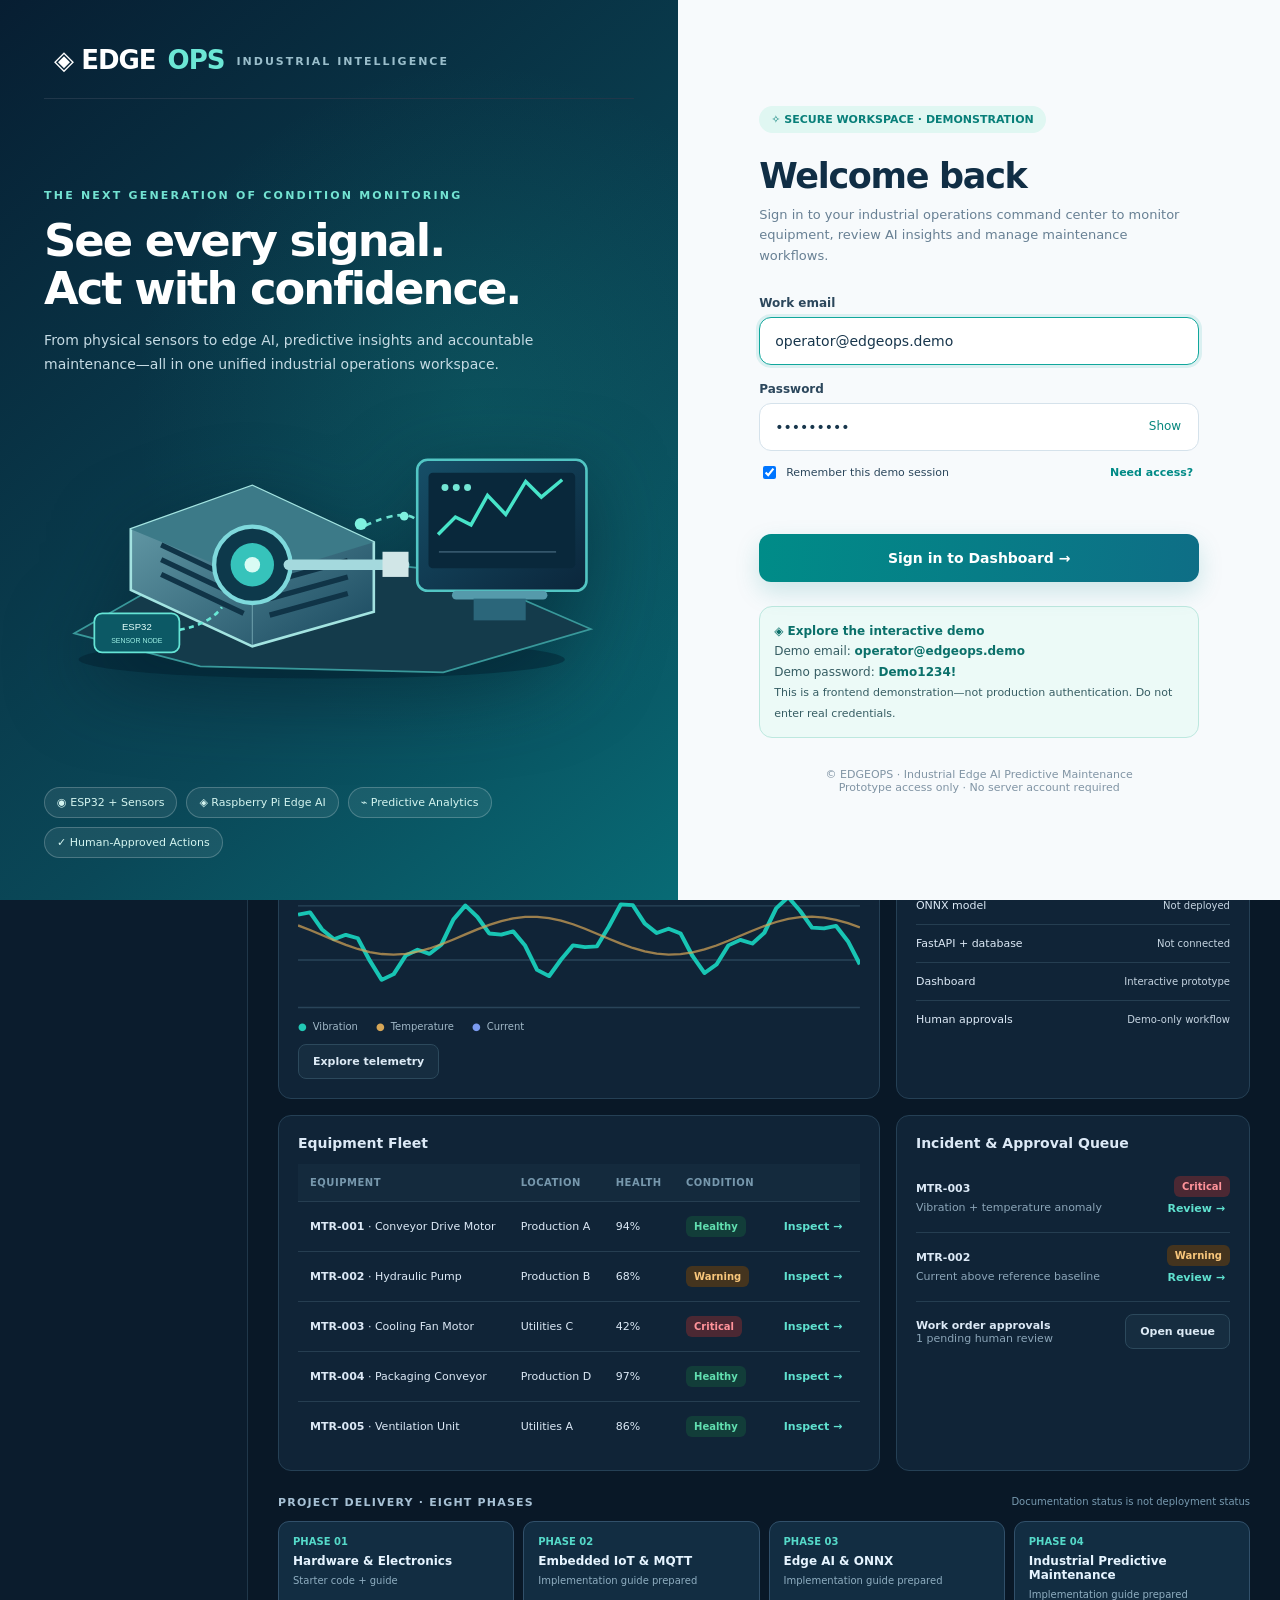
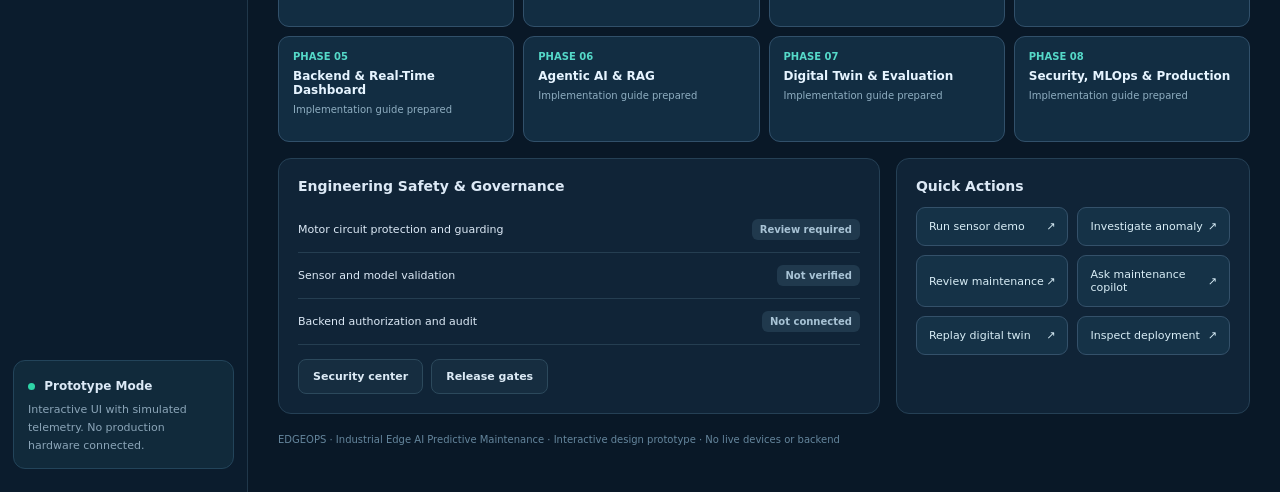
<file: projects/industrial-edge-ai-predictive-maintenance/archive/ui-prototypes/EDGEOPS_Industrial_AI_Dashboard_With_SignIn (1).html>
<!doctype html><html lang="en"><head><meta charset="utf-8"><meta name="viewport" content="width=device-width,initial-scale=1"><title>EDGEOPS — Industrial Intelligence</title><style>
:root{font-family:Inter,ui-sans-serif,system-ui,-apple-system,Segoe UI,sans-serif;color:#dce9f6;background:#071522}*{box-sizing:border-box}button,input,select,textarea{font:inherit}button{cursor:pointer}body{margin:0}#app{display:flex;min-height:100vh}.sidebar{width:248px;background:#0b1c2d;border-right:1px solid #20374a;flex-shrink:0;display:flex;flex-direction:column;padding:23px 13px}.brand{display:flex;gap:12px;align-items:center;padding:3px 10px 23px;border-bottom:1px solid #20374a}.logo{background:linear-gradient(135deg,#00b9ac,#2563eb);width:38px;height:38px;display:grid;place-items:center;border-radius:12px;font-size:22px;color:white}.brand b{font-size:20px;letter-spacing:1px}.brand small{display:block;color:#7d9aaf;font-size:10px;margin-top:3px}.navgroup{margin:19px 12px 8px;font-size:10px;letter-spacing:1.5px;color:#638398;font-weight:800}.nav{width:100%;border:0;background:transparent;color:#93abc0;padding:11px 13px;display:flex;align-items:center;gap:13px;text-align:left;border-radius:9px;font-size:12px;margin:2px 0}.nav:hover{background:#142e41;color:white}.nav.active{background:#123d4b;color:#64f0d5;box-shadow:inset 3px 0 #18c9b1}.nav .ico{font-size:16px;width:20px;text-align:center}.sidebottom{margin-top:auto;padding:14px;background:#112a3b;border:1px solid #23445a;border-radius:12px}.sidebottom strong{font-size:12px}.sidebottom p{color:#8ba5b8;font-size:11px;line-height:1.6;margin:7px 0 0}.main{flex:1;min-width:0;background:#091827}.top{height:72px;display:flex;justify-content:space-between;align-items:center;padding:0 29px;border-bottom:1px solid #21394a;background:#0b1c2b}.breadcrumbs{font-size:11px;color:#7a9bb0}.topright{display:flex;align-items:center;gap:13px;font-size:11px;color:#91a9bb}.avatar{width:33px;height:33px;border-radius:50%;background:#194d5c;display:grid;place-items:center;color:#69e4cc;font-weight:800}.dot{display:inline-block;width:7px;height:7px;border-radius:50%;background:#2ed4a7;margin-right:5px}.content{padding:27px 30px;max-width:1600px;margin:auto}.heading{display:flex;justify-content:space-between;align-items:center;gap:15px;margin-bottom:23px;flex-wrap:wrap}h1{font-size:26px;margin:0 0 5px;font-weight:750;letter-spacing:-.7px}h2{font-size:14px;margin:0 0 16px}h3{font-size:12px;margin:0 0 8px}.sub{font-size:12px;color:#7898ac}.btn{background:#162d40;border:1px solid #2c495c;border-radius:8px;padding:10px 14px;color:#dceaf5;font-size:11px;font-weight:700}.btn:hover{border-color:#1bc7b4;background:#173a47}.btn.primary{background:#0cae9f;border-color:#0cae9f;color:#032a31}.btn.danger{border-color:#9c474e;color:#ff9c9c}.btn:disabled{opacity:.35;cursor:not-allowed}.buttons{display:flex;gap:8px;flex-wrap:wrap}.grid{display:grid;gap:16px}.metrics{grid-template-columns:repeat(4,minmax(0,1fr));margin-bottom:18px}.twocol{grid-template-columns:minmax(0,1.7fr) minmax(0,1fr)}.equal{grid-template-columns:repeat(2,minmax(0,1fr))}.card{background:#102437;border:1px solid #254055;border-radius:13px;padding:19px;min-width:0}.metriclabel{color:#88a6ba;font-size:11px}.metricvalue{font-size:29px;font-weight:760;letter-spacing:-.8px;margin:10px 0 6px}.hint{font-size:11px;color:#77a7a9}.warning{color:#f7bd67}.red{color:#fa898e}.muted{color:#8ba5b8}.pill{display:inline-flex;border-radius:6px;padding:5px 8px;font-size:10px;font-weight:750;background:#20394d;color:#a8c3d5}.pill.Healthy,.pill.Connected,.pill.Approved,.pill.Completed,.pill.Resolved{background:#123d39;color:#61dfb0}.pill.Warning,.pill.Open,.pill.Investigating,.pill.Pending{background:#44341e;color:#f8c67b}.pill.Critical,.pill.Rejected,.pill.Disconnected{background:#4b2833;color:#ff939a}.tablewrap{overflow-x:auto}table{border-collapse:collapse;width:100%;min-width:550px}th{text-align:left;font-size:10px;color:#7798ad;font-weight:700;letter-spacing:.5px;text-transform:uppercase;background:#142a3d}th,td{padding:13px 12px;border-bottom:1px solid #263e51}td{font-size:11px}tr:last-child td{border-bottom:0}tbody tr:hover{background:#172f43}.textbtn{border:0;background:transparent;color:#5fe1cf;font-size:11px;font-weight:700;padding:5px}.chart{width:100%;height:210px;display:block}.legend{display:flex;gap:18px;font-size:10px;color:#a1b8c7}.legend span:before{content:'●';margin-right:6px;color:#22c8b5}.legend span:nth-child(2):before{color:#d6a657}.legend span:nth-child(3):before{color:#7b9bf0}.listrow{display:flex;justify-content:space-between;align-items:center;padding:12px 0;border-bottom:1px solid #253e51;gap:10px;font-size:11px}.listrow:last-child{border:0}.field{background:#0a1c2d;border:1px solid #345067;color:#e3eef6;padding:11px 12px;border-radius:8px;min-width:0;max-width:100%}select.field{min-width:175px}textarea.field,input.field{width:100%}.steps{display:grid;grid-template-columns:repeat(4,minmax(0,1fr));gap:10px}.step{background:#0c2a3a;border:1px solid #2d5264;border-radius:10px;padding:14px;font-size:12px;min-height:100px}.step b{display:block;color:#66e5d2;margin-bottom:9px}.phasegrid{display:grid;grid-template-columns:repeat(4,minmax(0,1fr));gap:13px}.phase{padding:17px;text-align:left;background:#11283b;border:1px solid #29475b;border-radius:12px;color:#dceaf5;min-height:135px}.phase:hover,.phase.active{border-color:#25d3bc;background:#123d46}.phase small{color:#4ce3c7;font-size:10px;font-weight:800}.phase b{display:block;font-size:13px;margin:14px 0 6px}.phase p{font-size:10px;color:#8da8ba;line-height:1.5;margin:0}.timeline{border-left:2px solid #205a62;margin-left:8px;padding-left:22px}.event{position:relative;padding:0 0 20px;font-size:12px}.event:before{content:'';position:absolute;left:-29px;top:1px;width:11px;height:11px;border-radius:50%;background:#18c2aa;border:2px solid #0d2334}.event small{display:block;color:#7d9daf;margin-top:5px}.bar{height:8px;background:#21384b;border-radius:20px;overflow:hidden;margin-top:7px}.bar i{height:100%;display:block;border-radius:20px;background:#21bda9}.chat{height:250px;overflow:auto;background:#0a1c2b;border:1px solid #2b4558;border-radius:10px;padding:12px}.bubble{padding:10px 13px;border-radius:10px;font-size:12px;line-height:1.6;max-width:88%;margin-bottom:10px;background:#1a3448;white-space:pre-wrap}.bubble.user{margin-left:auto;background:#125d5c}.flow{display:flex;gap:9px;flex-wrap:wrap;align-items:center}.flow .node{padding:12px 14px;border:1px solid #2c5962;background:#103343;border-radius:9px;font-size:11px}.flow .arrow{color:#29d6bf}.notice{padding:13px;border-radius:9px;background:#193b40;border:1px solid #2b6d69;color:#c2f3e9;font-size:11px;line-height:1.6}.toast{position:fixed;right:24px;bottom:24px;background:#1d5557;border:1px solid #42c7b9;border-radius:10px;padding:13px 17px;z-index:50;font-size:12px;box-shadow:0 15px 35px #0008}.footer{padding:20px 0;color:#65869d;font-size:10px}.small{font-size:11px;line-height:1.7}.formgrid{display:grid;grid-template-columns:1fr 1fr;gap:12px}.formgrid label{display:grid;gap:7px;color:#a6bece;font-size:11px}.progress{display:flex;gap:4px}.progress i{height:6px;flex:1;border-radius:6px;background:#254054}.progress i.on{background:#16bfa8}@media(max-width:1080px){.metrics,.phasegrid{grid-template-columns:repeat(2,minmax(0,1fr))}.steps{grid-template-columns:repeat(2,minmax(0,1fr))}.twocol{grid-template-columns:1fr}}@media(max-width:730px){.sidebar{width:60px;padding:15px 6px}.brand{padding:5px 4px 15px}.brand b,.brand small,.nav span.label,.navgroup,.sidebottom{display:none}.nav{justify-content:center;padding:12px 4px}.nav .ico{font-size:19px}.top{padding:0 15px}.content{padding:18px 12px}.topright .hide{display:none}.equal{grid-template-columns:1fr}.metrics{gap:9px}.card{padding:13px}.metricvalue{font-size:23px}.phasegrid{grid-template-columns:repeat(2,minmax(0,1fr))}}
.overviewhero{display:grid;grid-template-columns:1.65fr 1fr;gap:20px;background:linear-gradient(115deg,#123c59,#0b5564 66%,#117b79);border:1px solid #237b89;border-radius:18px;padding:27px;margin-bottom:18px;color:white}.overviewhero h2{font-size:25px;line-height:1.24;max-width:650px;margin:12px 0;font-weight:800}.overviewhero p{font-size:12px;line-height:1.8;color:#c5e7e9;max-width:620px}.overviewhero .eyebrow{font-size:10px;letter-spacing:2px;color:#8de6d7;font-weight:800}.overviewhero .btn:not(.primary){color:#e9fafa;background:#ffffff1c;border-color:#7ab6bc}.herochip{background:#ffffff13;border:1px solid #ffffff2b;border-radius:14px;padding:20px;align-self:stretch;display:flex;flex-direction:column;justify-content:center}.herochip-label{font-size:10px;letter-spacing:1px;color:#bce8e6}.herochip strong{font-size:55px;letter-spacing:-2px;margin:8px 0}.herochip>div{font-size:11px}.sectiontitle{font-size:11px;letter-spacing:1.2px;font-weight:800;color:#a7c1d5;margin:25px 0 12px;display:flex;justify-content:space-between;gap:10px}.sectiontitle span{font-size:10px;letter-spacing:0;font-weight:400;color:#7799af}.pipeline{display:grid;grid-template-columns:repeat(6,minmax(0,1fr));gap:8px}.pipeline-stage{text-align:left;display:flex;flex-direction:column;gap:8px;min-height:148px;padding:13px 11px;border-radius:12px;border:1px solid #31506a;background:linear-gradient(180deg,#15344b,#0e273b);color:#e6f4ff}.pipeline-stage:hover,.phase-mini:hover{border-color:#35d5c5;transform:translateY(-2px)}.stage-number{color:#5ee1ce;font-size:11px;font-weight:800}.pipeline-stage b{font-size:12px}.pipeline-stage small{color:#8daec2;font-size:10px;line-height:1.5}.stage-link{font-size:10px;color:#63dfd0;margin-top:auto}.readiness{font-size:10px;color:#c6d5e2;text-align:right}.phase-strip{display:grid;grid-template-columns:repeat(4,minmax(0,1fr));gap:9px}.phase-mini{display:flex;flex-direction:column;gap:7px;min-height:106px;padding:14px;text-align:left;border-radius:11px;background:#122d42;border:1px solid #31506a;color:#e6f4ff}.phase-mini span{color:#55d9c9;font-size:10px;font-weight:800}.phase-mini b{font-size:12px}.phase-mini small{font-size:10px;color:#8faec1}.quickgrid{display:grid;grid-template-columns:repeat(2,1fr);gap:9px}.quickgrid button{display:flex;align-items:center;justify-content:space-between;text-align:left;border:1px solid #34516a;border-radius:9px;padding:12px;background:#153247;color:#d8edf6;font-size:11px}.quickgrid button:hover{border-color:#36c8bd}@media(max-width:1150px){.pipeline{grid-template-columns:repeat(3,minmax(0,1fr))}}@media(max-width:700px){.overviewhero{grid-template-columns:1fr;padding:17px}.overviewhero h2{font-size:20px}.herochip strong{font-size:35px}.pipeline{grid-template-columns:repeat(2,minmax(0,1fr))}.phase-strip{grid-template-columns:repeat(2,minmax(0,1fr))}.sectiontitle{flex-wrap:wrap}}</style><style>
#edge-auth{position:fixed;inset:0;z-index:99999;background:#071b2d;display:grid;grid-template-columns:minmax(0,1.06fr) minmax(390px,.94fr);font-family:Inter,system-ui,Arial,sans-serif;color:#163047}#edge-auth *{box-sizing:border-box}#edge-auth[hidden]{display:none!important}#edge-auth .visual{position:relative;overflow:hidden;background:linear-gradient(140deg,#071e32,#0a4858 65%,#086b75);padding:42px 6.5%;display:flex;flex-direction:column;justify-content:space-between;color:white}#edge-auth .visual:before{content:'';position:absolute;inset:0;background:radial-gradient(circle at 70% 45%,#1bbba322,transparent 50%);pointer-events:none}#edge-auth .brand{font-weight:850;letter-spacing:-1px;font-size:26px;position:relative}#edge-auth .brand span{color:#6ce7d6}#edge-auth .eyebrow{color:#73e3d2;font-size:11px;letter-spacing:2.2px;font-weight:800}#edge-auth .visual h1{font-size:clamp(32px,3.5vw,57px);letter-spacing:-2px;line-height:1.08;margin:15px 0 16px;max-width:590px}#edge-auth .visual p{color:#c5dbe4;line-height:1.7;font-size:14px;max-width:500px}#edge-auth .visual svg{width:100%;max-height:360px;filter:drop-shadow(0 20px 38px #031d2b80);margin:8px auto}#edge-auth .chips{display:flex;gap:9px;flex-wrap:wrap;position:relative}#edge-auth .chips span{border:1px solid #ffffff36;border-radius:50px;padding:8px 12px;color:#d4f5f0;background:#ffffff12;font-size:11px}#edge-auth .formside{background:#f7fafc;display:flex;align-items:center;justify-content:center;padding:40px 7%}#edge-auth .authcard{width:100%;max-width:440px}#edge-auth .secure{font-size:11px;font-weight:750;color:#087f79;background:#e0f7f2;border-radius:30px;padding:7px 12px;display:inline-flex;margin-bottom:23px}#edge-auth h2{font-size:35px;letter-spacing:-1.3px;color:#102e45;margin:0 0 9px;font-weight:800}#edge-auth .sub{font-size:13px;color:#688094;line-height:1.6;margin:0 0 29px}#edge-auth label{display:block;font-size:12px;font-weight:750;margin:17px 0 7px;color:#2c475c}#edge-auth input{display:block;width:100%;border:1px solid #d5e2eb;background:white;border-radius:12px;padding:15px 15px;font-size:14px;outline:none;color:#18364c}#edge-auth input:focus{border-color:#11a79c;box-shadow:0 0 0 3px #11a79c20}#edge-auth .password-wrap{position:relative}#edge-auth .password-wrap input{padding-right:75px}#edge-auth .show{position:absolute;right:12px;top:10px;border:0;background:transparent;color:#07877e;padding:6px;font-size:12px;cursor:pointer}#edge-auth .submit{width:100%;border:0;background:linear-gradient(95deg,#008c88,#0e6e86);color:white;padding:16px;border-radius:12px;font-size:14px;font-weight:800;cursor:pointer;margin-top:22px;box-shadow:0 10px 24px #0c8b8c2e}#edge-auth .submit:hover{filter:brightness(1.07)}#edge-auth .demobox{border:1px solid #bde8df;background:#ecfaf7;border-radius:13px;padding:14px;margin-top:24px;font-size:12px;color:#365d63;line-height:1.7}#edge-auth .demobox b{color:#0b706a}#edge-auth .err{color:#b42318;font-size:12px;margin-top:12px;min-height:18px}#edge-auth .foot{font-size:11px;color:#8094a4;margin-top:30px;text-align:center}#edge-auth .helper{display:flex;align-items:center;justify-content:space-between;margin-top:12px;font-size:11px;color:#637c90}#edge-auth .helper button{border:0;background:none;color:#008a86;font-weight:700;cursor:pointer}#edge-signout{position:fixed;right:18px;bottom:18px;z-index:99000;background:#0d334b;color:white;border:1px solid #3c7888;border-radius:10px;padding:10px 15px;font:600 12px system-ui;cursor:pointer;box-shadow:0 8px 20px #0c273b35}#edge-signout[hidden]{display:none!important}@media(max-width:850px){#edge-auth{grid-template-columns:1fr;overflow:auto}#edge-auth .visual{min-height:260px;padding:26px 7%}#edge-auth .visual h1{font-size:32px;margin:8px 0}#edge-auth .visual svg{display:none}#edge-auth .formside{padding:35px 7%;align-items:flex-start}#edge-auth .chips{margin-top:18px}}@media(max-width:440px){#edge-auth .formside{padding:28px 20px}#edge-auth h2{font-size:29px}}
</style></head><body><div id="edge-auth"><section class="visual"><div class="brand">◈ EDGE<span>OPS</span><div style="font-size:11px;letter-spacing:2px;color:#9abecb;font-weight:600;margin-top:3px">INDUSTRIAL INTELLIGENCE</div></div><div style="position:relative"><div class="eyebrow">THE NEXT GENERATION OF CONDITION MONITORING</div><h1>See every signal.<br>Act with confidence.</h1><p>From physical sensors to edge AI, predictive insights and accountable maintenance—all in one unified industrial operations workspace.</p><svg viewBox="0 0 680 330" xmlns="http://www.w3.org/2000/svg" role="img" aria-label="Illustration of a guarded industrial motor connected to sensors, ESP32 and edge AI dashboard"><defs><linearGradient id="machine" x1="0" y1="0" x2="1" y2="1"><stop stop-color="#6ba2ae"/><stop offset="1" stop-color="#19485e"/></linearGradient><linearGradient id="panel" x1="0" y1="0" x2="1" y2="1"><stop stop-color="#164f68"/><stop offset="1" stop-color="#0b263b"/></linearGradient></defs><ellipse cx="320" cy="300" rx="280" ry="22" fill="#031d2d" opacity=".45"/><path d="M35 270L210 170 480 200 630 265 460 315 180 308Z" fill="#143b4b" stroke="#39999b" stroke-width="2"/><path d="M100 150L240 100 380 165 380 245 240 285 100 220Z" fill="url(#machine)" stroke="#a3e4e1" stroke-width="3"/><path d="M100 150L240 100 380 165 240 208Z" fill="#3c7a88"/><path d="M240 208V285M100 150V220M380 165V245" stroke="#a5d9df" opacity=".6"/><g stroke="#103447" stroke-width="6"><path d="M135 168l95 45M135 185l95 45M135 202l95 45M260 211l90-25M260 230l90-25M260 249l90-25"/></g><circle cx="240" cy="191" r="44" fill="#0d394b" stroke="#7ed9dc" stroke-width="5"/><circle cx="240" cy="191" r="25" fill="#36c3bb"/><circle cx="240" cy="191" r="9" fill="#d9fbf4"/><path d="M282 191H415" stroke="#a4d9dd" stroke-width="12" stroke-linecap="round"/><path d="M390 176L420 176 420 205 390 205Z" fill="#d1e6e7"/><rect x="430" y="70" width="195" height="151" rx="12" fill="url(#panel)" stroke="#52c6c4" stroke-width="3"/><rect x="443" y="85" width="169" height="110" rx="5" fill="#09283b"/><path d="M454 156l20-20 18 9 19-34 21 22 23-38 18 18 24-20" fill="none" stroke="#47e4c9" stroke-width="4"/><path d="M455 176h135" stroke="#34566b" stroke-width="2"/><g fill="#74e6d5"><circle cx="462" cy="102" r="4"/><circle cx="475" cy="102" r="4"/><circle cx="488" cy="102" r="4"/></g><rect x="470" y="221" width="110" height="10" rx="5" fill="#559aab"/><rect x="495" y="230" width="60" height="25" fill="#2b667a"/><path d="M370 146Q415 125 430 140" stroke="#6be1d0" stroke-width="3" fill="none" stroke-dasharray="7 6"/><circle cx="365" cy="144" r="7" fill="#7ef1df"/><circle cx="415" cy="135" r="5" fill="#7ef1df"/><rect x="58" y="247" width="98" height="45" rx="9" fill="#0c5965" stroke="#65e4d5" stroke-width="2"/><text x="107" y="266" fill="#e5fffc" text-anchor="middle" font-size="11" font-family="Arial">ESP32</text><text x="107" y="281" fill="#9df1e6" text-anchor="middle" font-size="8" font-family="Arial">SENSOR NODE</text><path d="M156 266Q190 260 205 240" stroke="#68e7d5" stroke-width="3" fill="none" stroke-dasharray="6 5"/></svg></div><div class="chips"><span>◉ ESP32 + Sensors</span><span>◈ Raspberry Pi Edge AI</span><span>⌁ Predictive Analytics</span><span>✓ Human-Approved Actions</span></div></section><section class="formside"><div class="authcard"><div class="secure">✧ SECURE WORKSPACE · DEMONSTRATION</div><h2>Welcome back</h2><p class="sub">Sign in to your industrial operations command center to monitor equipment, review AI insights and manage maintenance workflows.</p><form id="edge-login-form"><label for="edge-email">Work email</label><input id="edge-email" type="email" autocomplete="username" placeholder="operator@edgeops.demo" required value="operator@edgeops.demo"><label for="edge-password">Password</label><div class="password-wrap"><input id="edge-password" type="password" autocomplete="current-password" placeholder="Enter your password" required value="Demo1234!"><button type="button" class="show" id="edge-show">Show</button></div><div class="helper"><label style="margin:0;display:flex;align-items:center;gap:7px;font-size:11px;font-weight:500"><input id="edge-remember" type="checkbox" style="width:auto" checked> Remember this demo session</label><button type="button" id="edge-help">Need access?</button></div><div id="edge-error" class="err" role="alert" aria-live="polite"></div><button type="submit" class="submit">Sign in to Dashboard →</button></form><div class="demobox"><b>◈ Explore the interactive demo</b><br>Demo email: <b>operator@edgeops.demo</b><br>Demo password: <b>Demo1234!</b><br><span style="font-size:11px">This is a frontend demonstration—not production authentication. Do not enter real credentials.</span></div><div class="foot">© EDGEOPS · Industrial Edge AI Predictive Maintenance<br>Prototype access only · No server account required</div></div></section></div><button id="edge-signout" hidden>↪ Sign out of demo</button><div id="app"><aside class="sidebar"><div class="brand"><div class="logo">◈</div><div><b>EDGEOPS</b><small>INDUSTRIAL INTELLIGENCE</small></div></div><div class="navgroup">OPERATIONS</div><div id="nav"></div><div class="sidebottom"><strong><span class="dot"></span> Prototype Mode</strong><p>Interactive UI with simulated telemetry. No production hardware connected.</p></div></aside><div class="main"><header class="top"><div class="breadcrumbs">INDUSTRIAL INTELLIGENCE / <span id="crumb">OVERVIEW</span></div><div class="topright"><span class="hide"><span class="dot"></span> DEMO ENVIRONMENT</span><button class="btn" data-go="incidents">♧ <span id="alerts">2</span></button><span class="avatar">OP</span></div></header><div class="content"><div class="heading"><div><h1 id="title">Operations Overview</h1><div class="sub" id="subtitle">Equipment intelligence and operational readiness</div></div><div class="buttons" id="actions"></div></div><div id="view"></div><div class="footer">EDGEOPS · Industrial Edge AI Predictive Maintenance · Interactive design prototype · No live devices or backend</div></div></div></div><div id="toast" class="toast" hidden></div>
<script>
(()=>{'use strict';const $=s=>document.querySelector(s),escape=s=>String(s).replace(/[&<>"']/g,c=>({'&':'&amp;','<':'&lt;','>':'&gt;','"':'&quot;',"'":'&#39;'}[c]));const items=[['overview','▦','Overview','Operations Overview','Real-time operational intelligence and asset health'],['assets','▤','Asset Registry','Equipment & Asset Registry','Manage equipment inventory and asset condition'],['telemetry','〰','Live Telemetry','Live Telemetry Center','ESP32 sensor readings and MQTT pipeline'],['devices','▣','Hardware & Devices','Hardware & Device Management','Sensor health, firmware and device diagnostics'],['ai','◈','Edge AI Models','Edge AI & Model Registry','Anomaly inference, models and evaluations'],['incidents','⚑','Incidents','Incident Command Center','Triage and investigate equipment anomalies'],['workorders','☑','Work Orders','Maintenance Work Orders','Human-approved maintenance workflows'],['copilot','✦','AI Copilot & RAG','Maintenance AI Copilot','Grounded recommendations and SOP references'],['fleet','◫','Digital Twin','Fleet Analytics & Digital Twin','Equipment health, replay and scenarios'],['backend','⬡','Backend & Data','Data Platform & APIs','FastAPI, PostgreSQL and TimescaleDB'],['security','◇','Security & Audit','Security & Audit Center','Authorization, compliance and event history'],['mlops','⇧','MLOps & Releases','MLOps & Deployment','Validation, release gates and rollback'],['roadmap','☷','Eight Phases','End-to-End Project Roadmap','Complete engineering implementation roadmap'],['settings','⚙','Settings','Platform Settings','Demo preferences and reset controls']];const phaseNames=['Hardware & Electronics','Embedded IoT & MQTT','Edge AI & ONNX','Industrial Predictive Maintenance','Backend & Real-Time Dashboard','Agentic AI & RAG','Digital Twin & Evaluation','Security, MLOps & Production'];const phaseDesc=['ESP32 wiring, ADXL345, DS18B20, INA219, sensor validation and safe motor bench','Firmware, MQTT broker, device identity, reliability, buffering and secure transport','Feature windows, anomaly models, ONNX parity and Raspberry Pi inference','Incident correlation, triage, SOPs, work orders and human approval','FastAPI, PostgreSQL, TimescaleDB, APIs, Next.js and authentication','LangGraph, pgvector, citations, prompt-injection defense and controlled tools','Fleet simulation, replay, fault scenarios, evaluation and drift monitoring','Threat modeling, access controls, CI/CD, release gates, recovery and observability'];let page='overview',asset='MTR-001',filter='All',sim=false,scenario='normal',phase=0,incidentId='INC-2401',orderId='WO-1002',seq=1204,model='autoencoder',notes='',messages=[],audit=[['09:42','Demo Engine','Incident created','INC-2401'],['09:18','Demo Engine','Telemetry anomaly','MTR-002']];let assets=[{id:'MTR-001',name:'Conveyor Drive Motor',zone:'Production A',health:94,temp:41.8,vib:1.6,current:2.3,status:'Healthy',device:'ESP32-001'},{id:'MTR-002',name:'Hydraulic Pump',zone:'Production B',health:68,temp:67.1,vib:4.5,current:3.8,status:'Warning',device:'ESP32-002'},{id:'MTR-003',name:'Cooling Fan Motor',zone:'Utilities C',health:42,temp:79.4,vib:7.4,current:4.6,status:'Critical',device:'ESP32-003'},{id:'MTR-004',name:'Packaging Conveyor',zone:'Production D',health:97,temp:38.2,vib:1.2,current:1.9,status:'Healthy',device:'ESP32-004'},{id:'MTR-005',name:'Ventilation Unit',zone:'Utilities A',health:86,temp:45.4,vib:2.1,current:2.6,status:'Healthy',device:'ESP32-005'}];let incidents=[{id:'INC-2401',asset:'MTR-003',title:'Vibration + temperature anomaly',severity:'Critical',status:'Open',owner:'Unassigned'},{id:'INC-2402',asset:'MTR-002',title:'Current above reference baseline',severity:'Warning',status:'Investigating',owner:'Maintenance Lead'}];let orders=[{id:'WO-1001',asset:'MTR-002',task:'Inspect pump coupling and motor load',priority:'Medium',status:'In Progress',owner:'Maintenance Lead'},{id:'WO-1002',asset:'MTR-003',task:'Inspect fan mounting and bearing condition',priority:'High',status:'Pending Approval',owner:'Unassigned'}];let devices=assets.map(a=>({id:a.device,asset:a.id,status:'Connected',firmware:'1.0.0',quality:'99.2%'}));function pill(x){let cls=/Healthy|Connected|Approved|Completed|Resolved/.test(x)?'Healthy':/Critical|Rejected|Disconnected/.test(x)?'Critical':/Warning|Open|Pending|Investigating/.test(x)?'Warning':'';return `<span class="pill ${cls}">${escape(x)}</span>`}function btn(label,action,kind=''){return `<button class="btn ${kind}" data-action="${escape(action)}">${label}</button>`}function card(title,body,extra=''){return `<section class="card"><div style="display:flex;justify-content:space-between;align-items:center;gap:10px;margin-bottom:13px"><h2 style="margin:0">${title}</h2>${extra}</div>${body}</section>`}function table(headers,rows){return `<div class="tablewrap"><table><thead><tr>${headers.map(h=>`<th>${h}</th>`).join('')}</tr></thead><tbody>${rows.map(row=>`<tr>${row.map(cell=>`<td>${cell}</td>`).join('')}</tr>`).join('')}</tbody></table></div>`}function metrics(arr){return `<div class="grid metrics">${arr.map(x=>`<div class="card"><div class="metriclabel">${x[0]}</div><div class="metricvalue">${x[1]}</div><div class="hint ${x[3]||''}">${x[2]}</div></div>`).join('')}</div>`}function graph(offset=0){let pts=Array.from({length:48},(_,i)=>[i*8,100-Math.sin(i*.47+offset)*19-Math.sin(i*1.4+offset)*9-i*.22]).map(p=>p.join(',')).join(' ');return `<svg class="chart" viewBox="0 0 376 155" preserveAspectRatio="none" aria-label="Illustrative sensor trend"><g stroke="#294459" stroke-width="1">${[30,70,110,145].map(y=>`<line x1="0" x2="376" y1="${y}" y2="${y}"/>`).join('')}</g><polyline fill="none" stroke="#18c5b4" stroke-width="2.8" stroke-linejoin="round" points="${pts}"/><polyline fill="none" stroke="#d6a657" stroke-width="1.7" opacity=".7" points="${Array.from({length:48},(_,i)=>`${i*8},${92-Math.cos(i*.27+offset)*14}`).join(' ')}"/></svg>`}function toast(t){let e=$('#toast');e.textContent=t;e.hidden=false;clearTimeout(toast.timer);toast.timer=setTimeout(()=>e.hidden=true,3000)}function record(t,target='Demo'){audit.unshift([new Date().toLocaleTimeString([], {hour:'2-digit',minute:'2-digit'}),'Demo Operator',t,target])}function go(p){page=p;render();window.scrollTo(0,0)}function summary(){const open=incidents.filter(x=>x.status!=='Resolved').length,pending=orders.filter(x=>x.status==='Pending Approval').length,health=Math.round(assets.reduce((a,x)=>a+x.health,0)/assets.length);return `<div class="overviewhero"><div><div class="eyebrow">INDUSTRIAL OPERATIONS COMMAND CENTER</div><h2>One platform. From sensor signals to safe maintenance decisions.</h2><p>Monitor equipment, review AI anomalies, coordinate work orders, and track all eight engineering phases. All readings and actions shown here are simulated.</p><div class="buttons">${btn('Inspect live telemetry','go:telemetry','primary')}${btn('Review incidents','go:incidents')}${btn('View all 8 phases','go:roadmap')}</div></div><div class="herochip"><div class="herochip-label">DEMO FLEET HEALTH</div><strong>${health}%</strong><div>Based on ${assets.length} simulated assets</div><div style="margin-top:12px">${pill('Not connected to hardware')}</div></div></div>`+metrics([['Monitored assets',String(assets.length),'Simulated ESP32 devices'],['Average asset health',health+'%','Illustrative condition score'],['Unresolved incidents',String(open),'Review required','warning'],['Awaiting approval',String(pending),'Human decision required','warning']])+`<div class="sectiontitle">END-TO-END SYSTEM ARCHITECTURE <span>Click any stage to explore</span></div><div class="pipeline">${[['01','Physical sensors','ADXL345 · DS18B20 · INA219','devices'],['02','ESP32 acquisition','Sensor validation + telemetry','devices'],['03','Raspberry Pi 5','MQTT + ONNX inference','ai'],['04','Data platform','FastAPI + TimescaleDB','backend'],['05','Operations','Next.js + incidents','incidents'],['06','AI & approval','RAG + reviewed work orders','workorders']].map(x=>`<button class="pipeline-stage" data-action="go:${x[3]}"><span class="stage-number">${x[0]}</span><b>${x[1]}</b><small>${x[2]}</small><span class="stage-link">Explore →</span></button>`).join('')}</div><div class="grid twocol" style="margin-top:16px">${card('Condition Trends · Illustrative',graph(1)+`<div class="legend"><span>Vibration</span><span>Temperature</span><span>Current</span></div><div class="buttons" style="margin-top:12px">${btn('Explore telemetry','go:telemetry')}</div>`)}${card('Integration Readiness',[['ESP32 firmware','Starter source prepared'],['MQTT broker','Not connected'],['ONNX model','Not deployed'],['FastAPI + database','Not connected'],['Dashboard','Interactive prototype'],['Human approvals','Demo-only workflow']].map(x=>`<div class="listrow"><span>${x[0]}</span><span class="readiness">${x[1]}</span></div>`).join(''))}</div><div class="grid twocol" style="margin-top:16px">${card('Equipment Fleet',table(['Equipment','Location','Health','Condition',''],assets.map(a=>[`<b>${a.id}</b> · ${a.name}`,a.zone,`${a.health}%`,pill(a.status),`<button class="textbtn" data-action="asset:${a.id}">Inspect →</button>`])))}${card('Incident & Approval Queue',incidents.map(i=>`<div class="listrow"><div><b>${i.asset}</b><div class="muted" style="margin-top:6px">${i.title}</div></div><div style="text-align:right">${pill(i.severity)}<br><button class="textbtn" data-action="incident:${i.id}">Review →</button></div></div>`).join('')+`<div class="listrow"><div><b>Work order approvals</b><div class="muted">${pending} pending human review</div></div>${btn('Open queue','go:workorders')}</div>`)}</div><div class="sectiontitle">PROJECT DELIVERY · EIGHT PHASES <span>Documentation status is not deployment status</span></div><div class="phase-strip">${phaseNames.map((name,i)=>`<button class="phase-mini" data-action="phase:${i}"><span>PHASE ${String(i+1).padStart(2,'0')}</span><b>${name}</b><small>${i===0?'Starter code + guide':'Implementation guide prepared'}</small></button>`).join('')}</div><div class="grid twocol" style="margin-top:16px">${card('Engineering Safety & Governance',`<div class="listrow"><span>Motor circuit protection and guarding</span>${pill('Review required')}</div><div class="listrow"><span>Sensor and model validation</span>${pill('Not verified')}</div><div class="listrow"><span>Backend authorization and audit</span>${pill('Not connected')}</div><div class="buttons" style="margin-top:14px">${btn('Security center','go:security')}${btn('Release gates','go:mlops')}</div>`)}${card('Quick Actions',`<div class="quickgrid">${[['Run sensor demo','go:telemetry'],['Investigate anomaly','go:incidents'],['Review maintenance','go:workorders'],['Ask maintenance copilot','go:copilot'],['Replay digital twin','go:fleet'],['Inspect deployment','go:mlops']].map(x=>`<button data-action="${x[1]}">${x[0]} <span>↗</span></button>`).join('')}</div>`)}</div>`}function assetView(){let a=assets.find(x=>x.id===asset)||assets[0];return card('Asset Inventory',table(['Asset ID','Equipment','Location','Health','Status','Action'],assets.filter(a=>filter==='All'||a.status===filter).map(a=>[a.id,a.name,a.zone,`${a.health}%`,pill(a.status),`<button class="textbtn" data-action="asset:${a.id}">Open details →</button>`])),`<select class="field" id="filter"><option>All</option>${['Healthy','Warning','Critical'].map(x=>`<option ${filter===x?'selected':''}>${x}</option>`).join('')}</select>`)+`<div class="grid equal" style="margin-top:16px">${card('Selected Equipment — '+a.id,`<h2 style="font-size:19px">${a.name}</h2><p class="sub">${a.zone} · ${a.device}</p><div class="grid" style="grid-template-columns:repeat(3,1fr);margin:17px 0">${[['Health',a.health+'%'],['Temperature',a.temp+' °C'],['Vibration',a.vib+' m/s²']].map(x=>`<div><div class="metriclabel">${x[0]}</div><b>${x[1]}</b></div>`).join('')}</div><div class="buttons">${btn('Open telemetry','go:telemetry','primary')}${btn('Create inspection','inspect:'+a.id)}</div>`)}${card('Equipment Health Trend',graph(2))}</div>`}function telemetry(){let a=assets.find(x=>x.id===asset)||assets[0];return `<div class="buttons" style="margin-bottom:18px"><select class="field" id="asset-select">${assets.map(x=>`<option value="${x.id}" ${x.id===asset?'selected':''}>${x.id} — ${x.name}</option>`).join('')}</select>${btn(sim?'Pause simulation':'Start simulation','simulation','primary')}${btn('Copy JSON packet','copyjson')}${btn('Export CSV','exportcsv')}</div>`+metrics([['Vibration',a.vib+' m/s²','ADXL345 accelerometer'],['Temperature',a.temp+' °C','DS18B20 probe'],['DC Current',a.current+' A','INA219 sensor'],['Stream status',sim?'Simulating':'Paused','Not a live MQTT feed']])+`<div class="grid equal">${card('Live Signal Trend',graph(seq%9)+`<div class="legend"><span>Vibration</span><span>Temperature</span></div>`)}${card('MQTT Telemetry Preview',`<pre style="background:#071b2a;padding:15px;border-radius:8px;overflow:auto;color:#88e8d0;font-size:11px;line-height:1.8">${escape(JSON.stringify({source:'SIMULATED',topic:'plant/'+a.id+'/telemetry',device:a.device,seq,temperature_c:a.temp,vibration_mps2:a.vib,current_a:a.current,valid:true},null,2))}</pre>`)}</div>`}function hardware(){return metrics([['Devices',String(devices.length),'Demo inventory'],['Sensor types','03','Vibration · temperature · current'],['Connectivity','Simulated','No MQTT connection'],['Firmware','v1.0.0','Example version']])+card('Device Management',table(['Device','Asset','Firmware','Quality','Status','Action'],devices.map(d=>[d.id,d.asset,d.firmware,d.quality,pill(d.status),`<button class="textbtn" data-action="diagnose:${d.id}">Diagnose →</button>`])))+`<div class="grid equal" style="margin-top:16px">${card('Physical Integration',`<div class="flow">${['ADXL345 / DS18B20 / INA219','ESP32','Wi-Fi / MQTT','Raspberry Pi 5','ONNX'].map((x,i)=>`${i?'<span class="arrow">→</span>':''}<span class="node">${x}</span>`).join('')}</div><p class="small muted">ADXL345 and INA219: I²C GPIO21/22. DS18B20: GPIO4 with 4.7 kΩ pull-up.</p>`)}${card('Electrical Safety',`<div class="notice">Motor power must be separately protected and guarded. Verify breakout voltage and INA219 shunt/current rating. Never route motor power through ESP32 GPIO or a breadboard.</div>`)}</div>`}function ai(){return metrics([['Candidate model','AE-v0.3','Demo registry'],['Inference runtime','ONNX','Raspberry Pi target'],['Model metrics','Pending','No measured accuracy'],['Release state','Staging','Not production approved']])+`<div class="grid equal">${card('Anomaly Score Trend',graph(4)+`<div class="buttons">${btn('Run illustrative anomaly','anomaly','primary')}${btn('Open fleet scenarios','go:fleet')}</div>`)}${card('Model Registry',table(['Model','Runtime','Stage'],[['Autoencoder v0.3','ONNX',pill('Staging')],['Isolation Forest v0.2','Python',pill('Baseline')],['Rules v1','Python',pill('Demo')]]))}</div><div style="margin-top:16px">${card('Evaluation Controls',`<div class="notice">Model precision, recall, false alarm rate, drift and measured latency are not available until datasets and benchmarks are run.</div><div class="buttons" style="margin-top:12px">${btn('Review evaluation gates','eval')}${btn('MLOps deployment','go:mlops')}</div>`)}</div>`}function incidentDetail(){let i=incidents.find(x=>x.id===incidentId)||incidents[0];return card('Incident Review — '+i.id,`<div class="listrow"><b>${i.title}</b>${pill(i.severity)}</div><p class="small muted">${i.asset} · ${i.owner} · ${i.status}. An anomaly is not a confirmed physical failure.</p><div class="buttons">${btn('Assign investigator','assign:'+i.id,'primary')}${btn('AI recommendation','rag:'+i.id)}${btn('Draft work order','incidentorder:'+i.id)}${btn('Resolve','resolve:'+i.id)}</div>`)}function incidentView(){return card('Incident Queue',table(['ID','Asset','Description','Severity','Status','Action'],incidents.map(i=>[i.id,i.asset,i.title,pill(i.severity),pill(i.status),`<button class="textbtn" data-action="incident:${i.id}">Review →</button>`])),btn('Create demo incident','newincident','primary'))+`<div style="margin-top:16px" id="incidentdetail">${incidentDetail()}</div>`}function orderDetail(){let o=orders.find(x=>x.id===orderId)||orders[0];return card('Approval & Execution — '+o.id,`<div class="listrow"><b>${o.task}</b>${pill(o.status)}</div><p class="small muted">Asset ${o.asset} · Priority ${o.priority} · Assigned to ${o.owner}</p><div class="buttons">${btn('Approve','approve:'+o.id,'primary')}${btn('Reject','reject:'+o.id,'danger')}${btn('Start work','start:'+o.id)}${btn('Complete','complete:'+o.id)}</div><p class="small muted">Demo-only state transitions. A real deployment must enforce identity, role permissions and approvals server-side.</p>`)}function workorders(){return metrics([['Work orders',String(orders.length),'Demo records'],['Awaiting approval',String(orders.filter(o=>o.status==='Pending Approval').length),'Human decision required'],['In progress',String(orders.filter(o=>o.status==='In Progress').length),'Tracked execution'],['Completed',String(orders.filter(o=>o.status==='Completed').length),'Demo audit history']])+card('Maintenance Work Orders',table(['ID','Equipment','Task','Priority','Status','Action'],orders.map(o=>[o.id,o.asset,o.task,o.priority,pill(o.status),`<button class="textbtn" data-action="order:${o.id}">Review →</button>`])),btn('New work order','neworder','primary'))+`<div style="margin-top:16px" id="orderdetail">${orderDetail()}</div>`}function copilot(){return `<div class="grid twocol">${card('AI Maintenance Assistant <span class="pill">Scripted demo</span>',`<div class="chat" id="chat">${messages.length?messages.map(m=>`<div class="bubble ${m.role}">${escape(m.text)}</div>`).join(''):'<p class="small muted">Ask about vibration, electrical load, motor temperature or maintenance workflows. Responses are scripted examples, not live RAG or a connected LLM.</p>'}</div><div style="display:flex;gap:8px;margin-top:12px"><input class="field" id="question" placeholder="Ask a maintenance question…" style="flex:1">${btn('Send','send','primary')}</div>`)}${card('Approved SOP Knowledge Base',`<div class="listrow"><b>SOP-MTR-001</b><span class="muted">Motor inspection</span></div><div class="listrow"><b>SOP-ELE-002</b><span class="muted">Electrical isolation</span></div><div class="listrow"><b>SOP-VIB-003</b><span class="muted">Vibration review</span></div><p class="small warning">Illustrative document identifiers. No real document retrieval or citations are connected.</p><div class="buttons">${btn('Vibration inspection','prompt:vibration')}${btn('Current overload','prompt:current')}${btn('Maintenance summary','prompt:maintenance')}</div>`)}</div>`}function fleet(){return metrics([['Assets',String(assets.length),'Digital replicas'],['Scenarios','04','Illustrative only'],['Selected scenario',scenario,'Replay state'],['Health','77%','Demo aggregate']])+`<div class="grid equal">${card('Fleet Health',assets.map(a=>`<div style="margin:14px 0"><div class="listrow" style="border:0;padding:0"><span>${a.id} · ${a.name}</span><b>${a.health}%</b></div><div class="bar"><i style="width:${a.health}%;background:${a.health<50?'#ef777c':a.health<75?'#e4b460':'#23c8ae'}"></i></div></div>`).join(''))}${card('Scenario Replay',`<div class="grid" style="gap:9px">${[['normal','Normal operation'],['heat','Temperature increase'],['vibration','High vibration'],['disconnect','Sensor disconnection']].map(x=>btn(x[1],'scenario:'+x[0],scenario===x[0]?'primary':'')).join('')}</div><p class="small muted">Scenarios update the demo state, not physical hardware or model performance.</p>`)}</div>`}function backend(){return `<div class="grid equal">${card('Service Architecture',`<div class="flow">${['ESP32 / MQTT','Pi / ONNX','FastAPI','PostgreSQL / TimescaleDB','Next.js'].map((x,i)=>`${i?'<span class="arrow">→</span>':''}<span class="node">${x}</span>`).join('')}</div><p class="small muted">Authenticated APIs, role enforcement, time-series ingestion and incident storage are implementation targets.</p>`)}${card('API Surface',table(['Endpoint','Purpose'],[['GET /api/assets','Equipment registry'],['GET /api/telemetry','Sensor time series'],['GET /api/incidents','Alert queue'],['POST /api/work-orders','Create work order'],['POST /api/approvals','Authorized decision']]))}</div><div style="margin-top:16px">${card('Data Engineering Checklist',`<div class="steps">${['Device identity & validation','Idempotent ingestion','Time-series retention','RBAC and audit','Backup / restore','Data provenance','Secure API tokens','Operational monitoring'].map((x,i)=>`<div class="step"><b>0${i+1}</b>${x}<p class="small muted">Planned</p></div>`).join('')}</div>`)}</div>`}function security(){return `<div class="grid equal">${card('Security Controls',`<div class="timeline">${['TLS and MQTT ACLs','Device authentication','Backend RBAC','Approval enforcement','Secrets management','Audit retention','Backup verification'].map(x=>`<div class="event">${x}<small>Not yet verified</small></div>`).join('')}</div>`)}${card('Demo Audit Trail',table(['Time','Actor','Event','Target'],audit.map(a=>a.map(escape))),btn('Export audit log','auditcsv'))}</div>`}function mlops(){return metrics([['Release candidate','v0.3','Illustrative'],['Environment','Staging','Not deployed'],['Verified gates','0 / 6','Awaiting evidence'],['Rollback','Not tested','Recovery review required']])+card('Release Readiness',`<div class="steps">${['Unit + integration tests','ONNX parity + benchmarks','Device/API security','Approval authorization','Backup + recovery','Staging + rollback'].map((x,i)=>`<div class="step"><b>Gate ${i+1}</b>${x}<p class="small warning">Pending verification</p></div>`).join('')}</div><div class="buttons" style="margin-top:16px">${btn('Run readiness review','readiness','primary')}${btn('Open phase 08','phase:7')}</div>`)}function roadmap(){return `<div class="notice" style="margin-bottom:17px">Documentation exists for all eight phases, and starter ESP32/Python files were prepared. Physical tests, connected APIs, AI evaluation and production deployment remain outstanding.</div><div class="phasegrid">${phaseNames.map((n,i)=>`<button class="phase ${phase===i?'active':''}" data-action="phase:${i}"><small>PHASE ${String(i+1).padStart(2,'0')}</small><b>${n}</b><p>${phaseDesc[i]}</p></button>`).join('')}</div><div style="margin-top:17px">${card('Phase '+String(phase+1).padStart(2,'0')+' — '+phaseNames[phase],`<p class="small">${phaseDesc[phase]}</p><p class="small muted">Status: implementation guide prepared. Completion and testing evidence not yet verified.</p><div class="buttons">${btn('Open related module','go:'+['devices','devices','ai','incidents','backend','copilot','fleet','mlops'][phase],'primary')}${btn('Copy phase summary','copyphase')}</div>`)}</div>`}function settings(){return card('Workspace Preferences',`<div class="formgrid"><label>Default asset<select id="defaultasset" class="field">${assets.map(a=>`<option value="${a.id}" ${a.id===asset?'selected':''}>${a.id} · ${a.name}</option>`).join('')}</select></label><label>Demo environment<select class="field"><option>Local interactive prototype</option></select></label></div><label style="display:block;margin-top:18px;font-size:11px">Operator notes<textarea id="notes" class="field" rows="4" placeholder="Local notes...">${escape(notes)}</textarea></label><div class="buttons" style="margin-top:15px">${btn('Save local preferences','save','primary')}${btn('Reset demonstration','reset','danger')}</div><p class="small muted">Settings are temporary and do not connect to a server.</p>`)}function render(){const current=items.find(i=>i[0]===page)||items[0];$('#crumb').textContent=current[2].toUpperCase();$('#title').textContent=current[3];$('#subtitle').textContent=current[4];$('#alerts').textContent=incidents.filter(i=>i.status!=='Resolved').length;$('#nav').innerHTML=items.map((x,i)=>`${[0,5,9,12].includes(i)?`<div class="navgroup">${{0:'OPERATIONS',5:'MAINTENANCE',9:'PLATFORM',12:'PROJECT'}[i]}</div>`:''}<button class="nav ${page===x[0]?'active':''}" data-go="${x[0]}"><span class="ico">${x[1]}</span><span class="label">${x[2]}</span></button>`).join('');$('#actions').innerHTML=page==='overview'?btn('Explore telemetry','go:telemetry','primary')+btn('View architecture','go:roadmap'):page==='incidents'?btn('Create demo incident','newincident','primary'):page==='workorders'?btn('New work order','neworder','primary'):btn('Operations overview','go:overview');$('#view').innerHTML=({overview:summary,assets:assetView,telemetry,devices:hardware,ai,incidents:incidentView,workorders,copilot,fleet,backend,security,mlops,roadmap,settings})[page]()}function download(name,text,type='text/plain'){let blob=new Blob([text],{type}),u=URL.createObjectURL(blob),a=document.createElement('a');a.href=u;a.download=name;a.click();setTimeout(()=>URL.revokeObjectURL(u),1000)}function answer(q){let t=q.toLowerCase();return /vibrat|bearing|fan/.test(t)?'DEMO GUIDANCE: Check sensor validity, compare vibration against baseline, and consider mounting or bearing inspection only after approved isolation. Reference example: SOP-VIB-003. Human review required.':/current|power|voltage/.test(t)?'DEMO GUIDANCE: Verify current sensor calibration, compare electrical load against rated operating conditions and use approved isolation procedures. Reference example: SOP-ELE-002.':'DEMO GUIDANCE: Review the telemetry trend, confirm the anomaly, consult approved procedures and prepare an inspection recommendation for human approval. Reference example: SOP-MTR-001.'}function send(q){if(!q.trim())return;messages.push({role:'user',text:q},{role:'assistant',text:answer(q)});record('Demo guidance requested');render();let c=$('#chat');if(c)c.scrollTop=c.scrollHeight}document.addEventListener('click',e=>{let el=e.target.closest('[data-go],[data-action]');if(!el)return;if(el.dataset.go){go(el.dataset.go);return}let [action,...parts]=el.dataset.action.split(':'),id=parts.join(':');if(action==='go')return go(id);if(action==='asset'){asset=id;return go('assets')}if(action==='inspect'){orders.unshift({id:'WO-'+(1003+orders.length),asset:id,task:'Inspect equipment condition',priority:'Medium',status:'Pending Approval',owner:'Unassigned'});orderId=orders[0].id;record('Inspection drafted',id);return go('workorders')}if(action==='simulation'){sim=!sim;if(sim)seq+=5;record(sim?'Simulation started':'Simulation paused');render();return toast(sim?'Demo simulation started':'Demo simulation paused')}if(action==='copyjson'){let a=assets.find(x=>x.id===asset);navigator.clipboard?.writeText(JSON.stringify({source:'SIMULATED',device:a.device,seq,temperature_c:a.temp,vibration_mps2:a.vib,current_a:a.current},null,2));return toast('Sample JSON copied if clipboard access permitted')}if(action==='exportcsv')return download('edgeops-telemetry-demo.csv','source,asset,temperature_c,vibration_mps2,current_a\n'+assets.map(a=>['SIMULATED',a.id,a.temp,a.vib,a.current].join(',')).join('\n'),'text/csv');if(action==='diagnose')return toast('Demo diagnostics for '+id+' — no real device connected');if(action==='anomaly'){scenario='vibration';record('Demo anomaly selected');return toast('Illustrative anomaly flagged — no model inference executed')}if(action==='eval')return toast('Model metrics require labeled data and reproducible tests');if(action==='incident'){incidentId=id;return go('incidents')}if(action==='newincident'){let id='INC-'+(2500+incidents.length);incidents.unshift({id,asset,title:'New demonstration alert',severity:'Warning',status:'Open',owner:'Unassigned'});incidentId=id;record('Demo incident created',id);return go('incidents')}if(action==='assign'){let i=incidents.find(x=>x.id===id);i.status='Investigating';i.owner='Maintenance Lead';record('Incident assigned',id);return render()}if(action==='resolve'){incidents.find(x=>x.id===id).status='Resolved';record('Incident resolved',id);return render()}if(action==='rag'){send('Review vibration on '+id);return go('copilot')}if(action==='incidentorder'){let i=incidents.find(x=>x.id===id);orders.unshift({id:'WO-'+(1003+orders.length),asset:i.asset,task:'Investigate '+i.title.toLowerCase(),priority:i.severity==='Critical'?'High':'Medium',status:'Pending Approval',owner:'Unassigned'});orderId=orders[0].id;record('Work order drafted',orderId);return go('workorders')}if(action==='order'){orderId=id;return go('workorders')}if(action==='neworder'){orders.unshift({id:'WO-'+(1003+orders.length),asset,task:'Preventive equipment inspection',priority:'Medium',status:'Pending Approval',owner:'Unassigned'});orderId=orders[0].id;record('Work order drafted',orderId);return go('workorders')}if(['approve','reject','start','complete'].includes(action)){let o=orders.find(x=>x.id===id);if(action==='approve')o.status='Approved';if(action==='reject')o.status='Rejected';if(action==='start'){if(!['Approved','In Progress'].includes(o.status))return toast('Human approval required before work can start');o.status='In Progress'}if(action==='complete'){if(o.status!=='In Progress')return toast('Start approved work before completion');o.status='Completed'}record('Work order '+o.status,id);render();return toast('Demo work order: '+o.status)}if(action==='send'){let q=$('#question')?.value||'';return send(q)}if(action==='prompt')return send(id+' maintenance recommendations');if(action==='scenario'){scenario=id;if(id==='heat'){assets[2].temp=83;assets[2].health=55;assets[2].status='Warning'}if(id==='vibration'){assets[2].vib=8.5;assets[2].health=40;assets[2].status='Critical'}if(id==='normal'){assets[2].temp=39;assets[2].vib=1.5;assets[2].health=94;assets[2].status='Healthy'}if(id==='disconnect'){devices[2].status='Disconnected';devices[2].quality='0%'}record('Scenario replay',id);render();return toast('Demo scenario: '+id)}if(action==='auditcsv')return download('edgeops-audit-demo.csv','time,actor,action,target\n'+audit.map(a=>a.join(',')).join('\n'),'text/csv');if(action==='readiness')return toast('Release blocked: no production readiness gates verified');if(action==='phase'){phase=Number(id);return go('roadmap')}if(action==='copyphase'){navigator.clipboard?.writeText('Phase '+(phase+1)+': '+phaseNames[phase]+' — '+phaseDesc[phase]);return toast('Phase summary copied if clipboard permitted')}if(action==='save'){notes=$('#notes')?.value||'';asset=$('#defaultasset')?.value||asset;record('Demo preferences updated');return toast('Preferences saved in this session')}if(action==='reset'){location.reload()}});document.addEventListener('change',e=>{if(e.target.id==='asset-select'){asset=e.target.value;render()}if(e.target.id==='filter'){filter=e.target.value;render()}});document.addEventListener('keydown',e=>{if(e.key==='Enter'&&e.target.id==='question'){e.preventDefault();send(e.target.value)}});render();})();
</script><script>(function(){const panel=document.getElementById('edge-auth'),logout=document.getElementById('edge-signout'),form=document.getElementById('edge-login-form'),pass=document.getElementById('edge-password'),err=document.getElementById('edge-error');function showDashboard(){panel.hidden=true;logout.hidden=false;document.body.style.overflow='';}function showLogin(){panel.hidden=false;logout.hidden=true;document.body.style.overflow='hidden';document.getElementById('edge-email').focus();}form.addEventListener('submit',function(e){e.preventDefault();const email=document.getElementById('edge-email').value.trim().toLowerCase();if(email==='operator@edgeops.demo'&&pass.value==='Demo1234!'){err.textContent='';showDashboard();}else{err.textContent='Invalid demo credentials. Use the credentials shown below.';}});document.getElementById('edge-show').addEventListener('click',function(){pass.type=pass.type==='password'?'text':'password';this.textContent=pass.type==='password'?'Show':'Hide';});document.getElementById('edge-help').addEventListener('click',function(){err.style.color='#087f79';err.textContent='Use the demo credentials shown in the green box below.';});logout.addEventListener('click',function(){pass.value='';showLogin();});showLogin();})();</script></body></html>
</file>
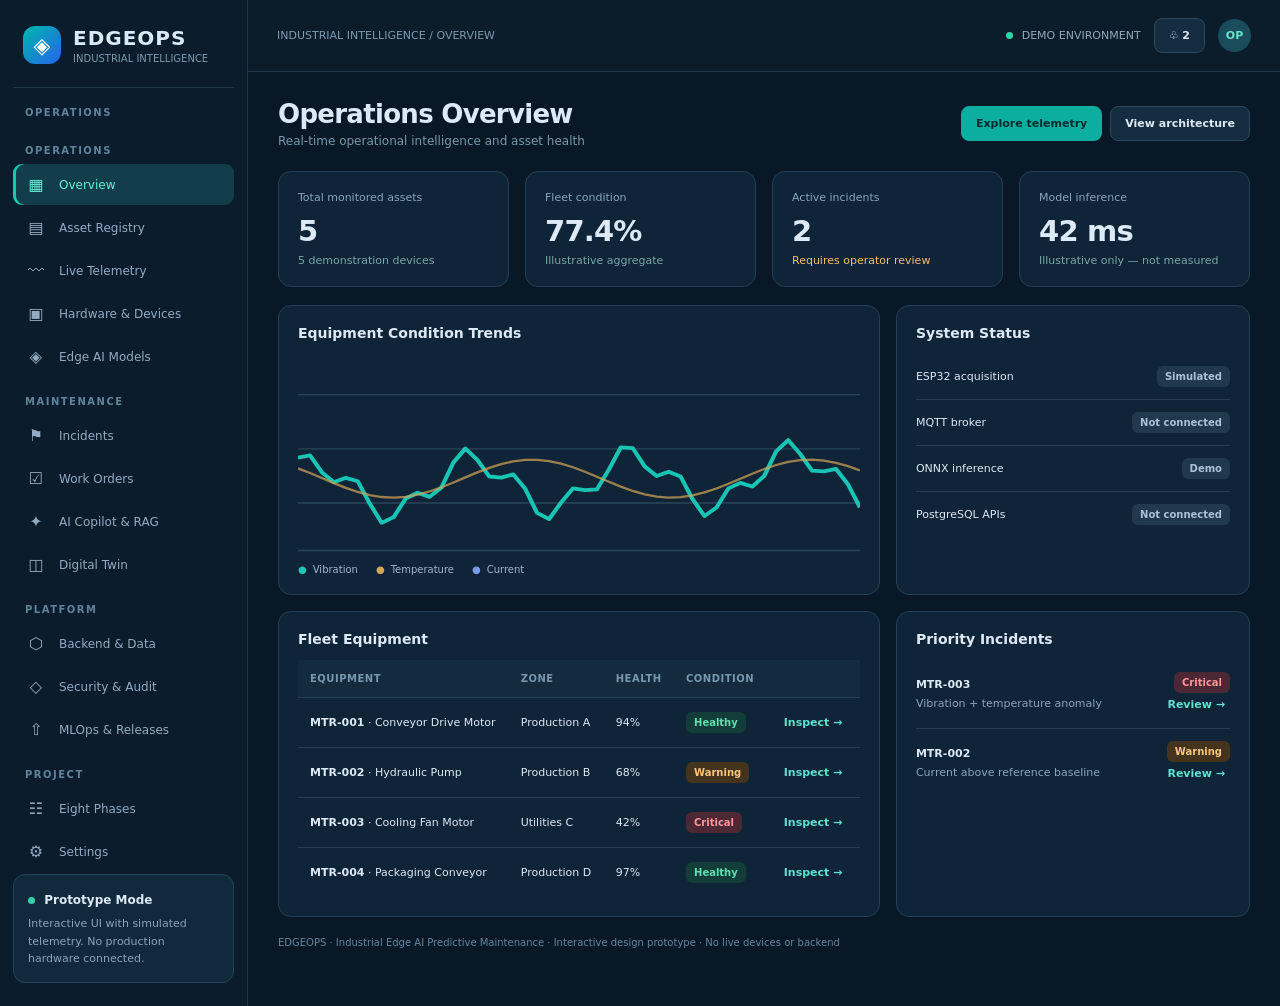
<file: projects/industrial-edge-ai-predictive-maintenance/archive/ui-prototypes/EDGEOPS_Industrial_AI_Interactive_Dashboard.html>
<!doctype html><html lang="en"><head><meta charset="utf-8"><meta name="viewport" content="width=device-width,initial-scale=1"><title>EDGEOPS — Industrial Intelligence</title><style>
:root{font-family:Inter,ui-sans-serif,system-ui,-apple-system,Segoe UI,sans-serif;color:#dce9f6;background:#071522}*{box-sizing:border-box}button,input,select,textarea{font:inherit}button{cursor:pointer}body{margin:0}#app{display:flex;min-height:100vh}.sidebar{width:248px;background:#0b1c2d;border-right:1px solid #20374a;flex-shrink:0;display:flex;flex-direction:column;padding:23px 13px}.brand{display:flex;gap:12px;align-items:center;padding:3px 10px 23px;border-bottom:1px solid #20374a}.logo{background:linear-gradient(135deg,#00b9ac,#2563eb);width:38px;height:38px;display:grid;place-items:center;border-radius:12px;font-size:22px;color:white}.brand b{font-size:20px;letter-spacing:1px}.brand small{display:block;color:#7d9aaf;font-size:10px;margin-top:3px}.navgroup{margin:19px 12px 8px;font-size:10px;letter-spacing:1.5px;color:#638398;font-weight:800}.nav{width:100%;border:0;background:transparent;color:#93abc0;padding:11px 13px;display:flex;align-items:center;gap:13px;text-align:left;border-radius:9px;font-size:12px;margin:2px 0}.nav:hover{background:#142e41;color:white}.nav.active{background:#123d4b;color:#64f0d5;box-shadow:inset 3px 0 #18c9b1}.nav .ico{font-size:16px;width:20px;text-align:center}.sidebottom{margin-top:auto;padding:14px;background:#112a3b;border:1px solid #23445a;border-radius:12px}.sidebottom strong{font-size:12px}.sidebottom p{color:#8ba5b8;font-size:11px;line-height:1.6;margin:7px 0 0}.main{flex:1;min-width:0;background:#091827}.top{height:72px;display:flex;justify-content:space-between;align-items:center;padding:0 29px;border-bottom:1px solid #21394a;background:#0b1c2b}.breadcrumbs{font-size:11px;color:#7a9bb0}.topright{display:flex;align-items:center;gap:13px;font-size:11px;color:#91a9bb}.avatar{width:33px;height:33px;border-radius:50%;background:#194d5c;display:grid;place-items:center;color:#69e4cc;font-weight:800}.dot{display:inline-block;width:7px;height:7px;border-radius:50%;background:#2ed4a7;margin-right:5px}.content{padding:27px 30px;max-width:1600px;margin:auto}.heading{display:flex;justify-content:space-between;align-items:center;gap:15px;margin-bottom:23px;flex-wrap:wrap}h1{font-size:26px;margin:0 0 5px;font-weight:750;letter-spacing:-.7px}h2{font-size:14px;margin:0 0 16px}h3{font-size:12px;margin:0 0 8px}.sub{font-size:12px;color:#7898ac}.btn{background:#162d40;border:1px solid #2c495c;border-radius:8px;padding:10px 14px;color:#dceaf5;font-size:11px;font-weight:700}.btn:hover{border-color:#1bc7b4;background:#173a47}.btn.primary{background:#0cae9f;border-color:#0cae9f;color:#032a31}.btn.danger{border-color:#9c474e;color:#ff9c9c}.btn:disabled{opacity:.35;cursor:not-allowed}.buttons{display:flex;gap:8px;flex-wrap:wrap}.grid{display:grid;gap:16px}.metrics{grid-template-columns:repeat(4,minmax(0,1fr));margin-bottom:18px}.twocol{grid-template-columns:minmax(0,1.7fr) minmax(0,1fr)}.equal{grid-template-columns:repeat(2,minmax(0,1fr))}.card{background:#102437;border:1px solid #254055;border-radius:13px;padding:19px;min-width:0}.metriclabel{color:#88a6ba;font-size:11px}.metricvalue{font-size:29px;font-weight:760;letter-spacing:-.8px;margin:10px 0 6px}.hint{font-size:11px;color:#77a7a9}.warning{color:#f7bd67}.red{color:#fa898e}.muted{color:#8ba5b8}.pill{display:inline-flex;border-radius:6px;padding:5px 8px;font-size:10px;font-weight:750;background:#20394d;color:#a8c3d5}.pill.Healthy,.pill.Connected,.pill.Approved,.pill.Completed,.pill.Resolved{background:#123d39;color:#61dfb0}.pill.Warning,.pill.Open,.pill.Investigating,.pill.Pending{background:#44341e;color:#f8c67b}.pill.Critical,.pill.Rejected,.pill.Disconnected{background:#4b2833;color:#ff939a}.tablewrap{overflow-x:auto}table{border-collapse:collapse;width:100%;min-width:550px}th{text-align:left;font-size:10px;color:#7798ad;font-weight:700;letter-spacing:.5px;text-transform:uppercase;background:#142a3d}th,td{padding:13px 12px;border-bottom:1px solid #263e51}td{font-size:11px}tr:last-child td{border-bottom:0}tbody tr:hover{background:#172f43}.textbtn{border:0;background:transparent;color:#5fe1cf;font-size:11px;font-weight:700;padding:5px}.chart{width:100%;height:210px;display:block}.legend{display:flex;gap:18px;font-size:10px;color:#a1b8c7}.legend span:before{content:'●';margin-right:6px;color:#22c8b5}.legend span:nth-child(2):before{color:#d6a657}.legend span:nth-child(3):before{color:#7b9bf0}.listrow{display:flex;justify-content:space-between;align-items:center;padding:12px 0;border-bottom:1px solid #253e51;gap:10px;font-size:11px}.listrow:last-child{border:0}.field{background:#0a1c2d;border:1px solid #345067;color:#e3eef6;padding:11px 12px;border-radius:8px;min-width:0;max-width:100%}select.field{min-width:175px}textarea.field,input.field{width:100%}.steps{display:grid;grid-template-columns:repeat(4,minmax(0,1fr));gap:10px}.step{background:#0c2a3a;border:1px solid #2d5264;border-radius:10px;padding:14px;font-size:12px;min-height:100px}.step b{display:block;color:#66e5d2;margin-bottom:9px}.phasegrid{display:grid;grid-template-columns:repeat(4,minmax(0,1fr));gap:13px}.phase{padding:17px;text-align:left;background:#11283b;border:1px solid #29475b;border-radius:12px;color:#dceaf5;min-height:135px}.phase:hover,.phase.active{border-color:#25d3bc;background:#123d46}.phase small{color:#4ce3c7;font-size:10px;font-weight:800}.phase b{display:block;font-size:13px;margin:14px 0 6px}.phase p{font-size:10px;color:#8da8ba;line-height:1.5;margin:0}.timeline{border-left:2px solid #205a62;margin-left:8px;padding-left:22px}.event{position:relative;padding:0 0 20px;font-size:12px}.event:before{content:'';position:absolute;left:-29px;top:1px;width:11px;height:11px;border-radius:50%;background:#18c2aa;border:2px solid #0d2334}.event small{display:block;color:#7d9daf;margin-top:5px}.bar{height:8px;background:#21384b;border-radius:20px;overflow:hidden;margin-top:7px}.bar i{height:100%;display:block;border-radius:20px;background:#21bda9}.chat{height:250px;overflow:auto;background:#0a1c2b;border:1px solid #2b4558;border-radius:10px;padding:12px}.bubble{padding:10px 13px;border-radius:10px;font-size:12px;line-height:1.6;max-width:88%;margin-bottom:10px;background:#1a3448;white-space:pre-wrap}.bubble.user{margin-left:auto;background:#125d5c}.flow{display:flex;gap:9px;flex-wrap:wrap;align-items:center}.flow .node{padding:12px 14px;border:1px solid #2c5962;background:#103343;border-radius:9px;font-size:11px}.flow .arrow{color:#29d6bf}.notice{padding:13px;border-radius:9px;background:#193b40;border:1px solid #2b6d69;color:#c2f3e9;font-size:11px;line-height:1.6}.toast{position:fixed;right:24px;bottom:24px;background:#1d5557;border:1px solid #42c7b9;border-radius:10px;padding:13px 17px;z-index:50;font-size:12px;box-shadow:0 15px 35px #0008}.footer{padding:20px 0;color:#65869d;font-size:10px}.small{font-size:11px;line-height:1.7}.formgrid{display:grid;grid-template-columns:1fr 1fr;gap:12px}.formgrid label{display:grid;gap:7px;color:#a6bece;font-size:11px}.progress{display:flex;gap:4px}.progress i{height:6px;flex:1;border-radius:6px;background:#254054}.progress i.on{background:#16bfa8}@media(max-width:1080px){.metrics,.phasegrid{grid-template-columns:repeat(2,minmax(0,1fr))}.steps{grid-template-columns:repeat(2,minmax(0,1fr))}.twocol{grid-template-columns:1fr}}@media(max-width:730px){.sidebar{width:60px;padding:15px 6px}.brand{padding:5px 4px 15px}.brand b,.brand small,.nav span.label,.navgroup,.sidebottom{display:none}.nav{justify-content:center;padding:12px 4px}.nav .ico{font-size:19px}.top{padding:0 15px}.content{padding:18px 12px}.topright .hide{display:none}.equal{grid-template-columns:1fr}.metrics{gap:9px}.card{padding:13px}.metricvalue{font-size:23px}.phasegrid{grid-template-columns:repeat(2,minmax(0,1fr))}}
</style></head><body><div id="app"><aside class="sidebar"><div class="brand"><div class="logo">◈</div><div><b>EDGEOPS</b><small>INDUSTRIAL INTELLIGENCE</small></div></div><div class="navgroup">OPERATIONS</div><div id="nav"></div><div class="sidebottom"><strong><span class="dot"></span> Prototype Mode</strong><p>Interactive UI with simulated telemetry. No production hardware connected.</p></div></aside><div class="main"><header class="top"><div class="breadcrumbs">INDUSTRIAL INTELLIGENCE / <span id="crumb">OVERVIEW</span></div><div class="topright"><span class="hide"><span class="dot"></span> DEMO ENVIRONMENT</span><button class="btn" data-go="incidents">♧ <span id="alerts">2</span></button><span class="avatar">OP</span></div></header><div class="content"><div class="heading"><div><h1 id="title">Operations Overview</h1><div class="sub" id="subtitle">Equipment intelligence and operational readiness</div></div><div class="buttons" id="actions"></div></div><div id="view"></div><div class="footer">EDGEOPS · Industrial Edge AI Predictive Maintenance · Interactive design prototype · No live devices or backend</div></div></div></div><div id="toast" class="toast" hidden></div>
<script>
(()=>{'use strict';const $=s=>document.querySelector(s),escape=s=>String(s).replace(/[&<>"']/g,c=>({'&':'&amp;','<':'&lt;','>':'&gt;','"':'&quot;',"'":'&#39;'}[c]));const items=[['overview','▦','Overview','Operations Overview','Real-time operational intelligence and asset health'],['assets','▤','Asset Registry','Equipment & Asset Registry','Manage equipment inventory and asset condition'],['telemetry','〰','Live Telemetry','Live Telemetry Center','ESP32 sensor readings and MQTT pipeline'],['devices','▣','Hardware & Devices','Hardware & Device Management','Sensor health, firmware and device diagnostics'],['ai','◈','Edge AI Models','Edge AI & Model Registry','Anomaly inference, models and evaluations'],['incidents','⚑','Incidents','Incident Command Center','Triage and investigate equipment anomalies'],['workorders','☑','Work Orders','Maintenance Work Orders','Human-approved maintenance workflows'],['copilot','✦','AI Copilot & RAG','Maintenance AI Copilot','Grounded recommendations and SOP references'],['fleet','◫','Digital Twin','Fleet Analytics & Digital Twin','Equipment health, replay and scenarios'],['backend','⬡','Backend & Data','Data Platform & APIs','FastAPI, PostgreSQL and TimescaleDB'],['security','◇','Security & Audit','Security & Audit Center','Authorization, compliance and event history'],['mlops','⇧','MLOps & Releases','MLOps & Deployment','Validation, release gates and rollback'],['roadmap','☷','Eight Phases','End-to-End Project Roadmap','Complete engineering implementation roadmap'],['settings','⚙','Settings','Platform Settings','Demo preferences and reset controls']];const phaseNames=['Hardware & Electronics','Embedded IoT & MQTT','Edge AI & ONNX','Industrial Predictive Maintenance','Backend & Real-Time Dashboard','Agentic AI & RAG','Digital Twin & Evaluation','Security, MLOps & Production'];const phaseDesc=['ESP32 wiring, ADXL345, DS18B20, INA219, sensor validation and safe motor bench','Firmware, MQTT broker, device identity, reliability, buffering and secure transport','Feature windows, anomaly models, ONNX parity and Raspberry Pi inference','Incident correlation, triage, SOPs, work orders and human approval','FastAPI, PostgreSQL, TimescaleDB, APIs, Next.js and authentication','LangGraph, pgvector, citations, prompt-injection defense and controlled tools','Fleet simulation, replay, fault scenarios, evaluation and drift monitoring','Threat modeling, access controls, CI/CD, release gates, recovery and observability'];let page='overview',asset='MTR-001',filter='All',sim=false,scenario='normal',phase=0,incidentId='INC-2401',orderId='WO-1002',seq=1204,model='autoencoder',notes='',messages=[],audit=[['09:42','Demo Engine','Incident created','INC-2401'],['09:18','Demo Engine','Telemetry anomaly','MTR-002']];let assets=[{id:'MTR-001',name:'Conveyor Drive Motor',zone:'Production A',health:94,temp:41.8,vib:1.6,current:2.3,status:'Healthy',device:'ESP32-001'},{id:'MTR-002',name:'Hydraulic Pump',zone:'Production B',health:68,temp:67.1,vib:4.5,current:3.8,status:'Warning',device:'ESP32-002'},{id:'MTR-003',name:'Cooling Fan Motor',zone:'Utilities C',health:42,temp:79.4,vib:7.4,current:4.6,status:'Critical',device:'ESP32-003'},{id:'MTR-004',name:'Packaging Conveyor',zone:'Production D',health:97,temp:38.2,vib:1.2,current:1.9,status:'Healthy',device:'ESP32-004'},{id:'MTR-005',name:'Ventilation Unit',zone:'Utilities A',health:86,temp:45.4,vib:2.1,current:2.6,status:'Healthy',device:'ESP32-005'}];let incidents=[{id:'INC-2401',asset:'MTR-003',title:'Vibration + temperature anomaly',severity:'Critical',status:'Open',owner:'Unassigned'},{id:'INC-2402',asset:'MTR-002',title:'Current above reference baseline',severity:'Warning',status:'Investigating',owner:'Maintenance Lead'}];let orders=[{id:'WO-1001',asset:'MTR-002',task:'Inspect pump coupling and motor load',priority:'Medium',status:'In Progress',owner:'Maintenance Lead'},{id:'WO-1002',asset:'MTR-003',task:'Inspect fan mounting and bearing condition',priority:'High',status:'Pending Approval',owner:'Unassigned'}];let devices=assets.map(a=>({id:a.device,asset:a.id,status:'Connected',firmware:'1.0.0',quality:'99.2%'}));function pill(x){let cls=/Healthy|Connected|Approved|Completed|Resolved/.test(x)?'Healthy':/Critical|Rejected|Disconnected/.test(x)?'Critical':/Warning|Open|Pending|Investigating/.test(x)?'Warning':'';return `<span class="pill ${cls}">${escape(x)}</span>`}function btn(label,action,kind=''){return `<button class="btn ${kind}" data-action="${escape(action)}">${label}</button>`}function card(title,body,extra=''){return `<section class="card"><div style="display:flex;justify-content:space-between;align-items:center;gap:10px;margin-bottom:13px"><h2 style="margin:0">${title}</h2>${extra}</div>${body}</section>`}function table(headers,rows){return `<div class="tablewrap"><table><thead><tr>${headers.map(h=>`<th>${h}</th>`).join('')}</tr></thead><tbody>${rows.map(row=>`<tr>${row.map(cell=>`<td>${cell}</td>`).join('')}</tr>`).join('')}</tbody></table></div>`}function metrics(arr){return `<div class="grid metrics">${arr.map(x=>`<div class="card"><div class="metriclabel">${x[0]}</div><div class="metricvalue">${x[1]}</div><div class="hint ${x[3]||''}">${x[2]}</div></div>`).join('')}</div>`}function graph(offset=0){let pts=Array.from({length:48},(_,i)=>[i*8,100-Math.sin(i*.47+offset)*19-Math.sin(i*1.4+offset)*9-i*.22]).map(p=>p.join(',')).join(' ');return `<svg class="chart" viewBox="0 0 376 155" preserveAspectRatio="none" aria-label="Illustrative sensor trend"><g stroke="#294459" stroke-width="1">${[30,70,110,145].map(y=>`<line x1="0" x2="376" y1="${y}" y2="${y}"/>`).join('')}</g><polyline fill="none" stroke="#18c5b4" stroke-width="2.8" stroke-linejoin="round" points="${pts}"/><polyline fill="none" stroke="#d6a657" stroke-width="1.7" opacity=".7" points="${Array.from({length:48},(_,i)=>`${i*8},${92-Math.cos(i*.27+offset)*14}`).join(' ')}"/></svg>`}function toast(t){let e=$('#toast');e.textContent=t;e.hidden=false;clearTimeout(toast.timer);toast.timer=setTimeout(()=>e.hidden=true,3000)}function record(t,target='Demo'){audit.unshift([new Date().toLocaleTimeString([], {hour:'2-digit',minute:'2-digit'}),'Demo Operator',t,target])}function go(p){page=p;render();window.scrollTo(0,0)}function summary(){return metrics([['Total monitored assets',String(assets.length),'5 demonstration devices'],['Fleet condition','77.4%','Illustrative aggregate'],['Active incidents',String(incidents.filter(x=>x.status!=='Resolved').length),'Requires operator review','warning'],['Model inference','42 ms','Illustrative only — not measured']])+`<div class="grid twocol">${card('Equipment Condition Trends',graph(1)+`<div class="legend"><span>Vibration</span><span>Temperature</span><span>Current</span></div>`)}${card('System Status',[['ESP32 acquisition','Simulated'],['MQTT broker','Not connected'],['ONNX inference','Demo'],['PostgreSQL APIs','Not connected']].map(x=>`<div class="listrow"><span>${x[0]}</span>${pill(x[1])}</div>`).join(''))}</div><div class="grid twocol" style="margin-top:16px">${card('Fleet Equipment',table(['Equipment','Zone','Health','Condition',''],assets.slice(0,4).map(a=>[`<b>${a.id}</b> · ${a.name}`,a.zone,`${a.health}%`,pill(a.status),`<button class="textbtn" data-action="asset:${a.id}">Inspect →</button>`])))}${card('Priority Incidents',incidents.map(i=>`<div class="listrow"><div><b>${i.asset}</b><div class="muted" style="margin-top:6px">${i.title}</div></div><div style="text-align:right">${pill(i.severity)}<br><button class="textbtn" data-action="incident:${i.id}">Review →</button></div></div>`).join(''))}</div>`}function assetView(){let a=assets.find(x=>x.id===asset)||assets[0];return card('Asset Inventory',table(['Asset ID','Equipment','Location','Health','Status','Action'],assets.filter(a=>filter==='All'||a.status===filter).map(a=>[a.id,a.name,a.zone,`${a.health}%`,pill(a.status),`<button class="textbtn" data-action="asset:${a.id}">Open details →</button>`])),`<select class="field" id="filter"><option>All</option>${['Healthy','Warning','Critical'].map(x=>`<option ${filter===x?'selected':''}>${x}</option>`).join('')}</select>`)+`<div class="grid equal" style="margin-top:16px">${card('Selected Equipment — '+a.id,`<h2 style="font-size:19px">${a.name}</h2><p class="sub">${a.zone} · ${a.device}</p><div class="grid" style="grid-template-columns:repeat(3,1fr);margin:17px 0">${[['Health',a.health+'%'],['Temperature',a.temp+' °C'],['Vibration',a.vib+' m/s²']].map(x=>`<div><div class="metriclabel">${x[0]}</div><b>${x[1]}</b></div>`).join('')}</div><div class="buttons">${btn('Open telemetry','go:telemetry','primary')}${btn('Create inspection','inspect:'+a.id)}</div>`)}${card('Equipment Health Trend',graph(2))}</div>`}function telemetry(){let a=assets.find(x=>x.id===asset)||assets[0];return `<div class="buttons" style="margin-bottom:18px"><select class="field" id="asset-select">${assets.map(x=>`<option value="${x.id}" ${x.id===asset?'selected':''}>${x.id} — ${x.name}</option>`).join('')}</select>${btn(sim?'Pause simulation':'Start simulation','simulation','primary')}${btn('Copy JSON packet','copyjson')}${btn('Export CSV','exportcsv')}</div>`+metrics([['Vibration',a.vib+' m/s²','ADXL345 accelerometer'],['Temperature',a.temp+' °C','DS18B20 probe'],['DC Current',a.current+' A','INA219 sensor'],['Stream status',sim?'Simulating':'Paused','Not a live MQTT feed']])+`<div class="grid equal">${card('Live Signal Trend',graph(seq%9)+`<div class="legend"><span>Vibration</span><span>Temperature</span></div>`)}${card('MQTT Telemetry Preview',`<pre style="background:#071b2a;padding:15px;border-radius:8px;overflow:auto;color:#88e8d0;font-size:11px;line-height:1.8">${escape(JSON.stringify({source:'SIMULATED',topic:'plant/'+a.id+'/telemetry',device:a.device,seq,temperature_c:a.temp,vibration_mps2:a.vib,current_a:a.current,valid:true},null,2))}</pre>`)}</div>`}function hardware(){return metrics([['Devices',String(devices.length),'Demo inventory'],['Sensor types','03','Vibration · temperature · current'],['Connectivity','Simulated','No MQTT connection'],['Firmware','v1.0.0','Example version']])+card('Device Management',table(['Device','Asset','Firmware','Quality','Status','Action'],devices.map(d=>[d.id,d.asset,d.firmware,d.quality,pill(d.status),`<button class="textbtn" data-action="diagnose:${d.id}">Diagnose →</button>`])))+`<div class="grid equal" style="margin-top:16px">${card('Physical Integration',`<div class="flow">${['ADXL345 / DS18B20 / INA219','ESP32','Wi-Fi / MQTT','Raspberry Pi 5','ONNX'].map((x,i)=>`${i?'<span class="arrow">→</span>':''}<span class="node">${x}</span>`).join('')}</div><p class="small muted">ADXL345 and INA219: I²C GPIO21/22. DS18B20: GPIO4 with 4.7 kΩ pull-up.</p>`)}${card('Electrical Safety',`<div class="notice">Motor power must be separately protected and guarded. Verify breakout voltage and INA219 shunt/current rating. Never route motor power through ESP32 GPIO or a breadboard.</div>`)}</div>`}function ai(){return metrics([['Candidate model','AE-v0.3','Demo registry'],['Inference runtime','ONNX','Raspberry Pi target'],['Model metrics','Pending','No measured accuracy'],['Release state','Staging','Not production approved']])+`<div class="grid equal">${card('Anomaly Score Trend',graph(4)+`<div class="buttons">${btn('Run illustrative anomaly','anomaly','primary')}${btn('Open fleet scenarios','go:fleet')}</div>`)}${card('Model Registry',table(['Model','Runtime','Stage'],[['Autoencoder v0.3','ONNX',pill('Staging')],['Isolation Forest v0.2','Python',pill('Baseline')],['Rules v1','Python',pill('Demo')]]))}</div><div style="margin-top:16px">${card('Evaluation Controls',`<div class="notice">Model precision, recall, false alarm rate, drift and measured latency are not available until datasets and benchmarks are run.</div><div class="buttons" style="margin-top:12px">${btn('Review evaluation gates','eval')}${btn('MLOps deployment','go:mlops')}</div>`)}</div>`}function incidentDetail(){let i=incidents.find(x=>x.id===incidentId)||incidents[0];return card('Incident Review — '+i.id,`<div class="listrow"><b>${i.title}</b>${pill(i.severity)}</div><p class="small muted">${i.asset} · ${i.owner} · ${i.status}. An anomaly is not a confirmed physical failure.</p><div class="buttons">${btn('Assign investigator','assign:'+i.id,'primary')}${btn('AI recommendation','rag:'+i.id)}${btn('Draft work order','incidentorder:'+i.id)}${btn('Resolve','resolve:'+i.id)}</div>`)}function incidentView(){return card('Incident Queue',table(['ID','Asset','Description','Severity','Status','Action'],incidents.map(i=>[i.id,i.asset,i.title,pill(i.severity),pill(i.status),`<button class="textbtn" data-action="incident:${i.id}">Review →</button>`])),btn('Create demo incident','newincident','primary'))+`<div style="margin-top:16px" id="incidentdetail">${incidentDetail()}</div>`}function orderDetail(){let o=orders.find(x=>x.id===orderId)||orders[0];return card('Approval & Execution — '+o.id,`<div class="listrow"><b>${o.task}</b>${pill(o.status)}</div><p class="small muted">Asset ${o.asset} · Priority ${o.priority} · Assigned to ${o.owner}</p><div class="buttons">${btn('Approve','approve:'+o.id,'primary')}${btn('Reject','reject:'+o.id,'danger')}${btn('Start work','start:'+o.id)}${btn('Complete','complete:'+o.id)}</div><p class="small muted">Demo-only state transitions. A real deployment must enforce identity, role permissions and approvals server-side.</p>`)}function workorders(){return metrics([['Work orders',String(orders.length),'Demo records'],['Awaiting approval',String(orders.filter(o=>o.status==='Pending Approval').length),'Human decision required'],['In progress',String(orders.filter(o=>o.status==='In Progress').length),'Tracked execution'],['Completed',String(orders.filter(o=>o.status==='Completed').length),'Demo audit history']])+card('Maintenance Work Orders',table(['ID','Equipment','Task','Priority','Status','Action'],orders.map(o=>[o.id,o.asset,o.task,o.priority,pill(o.status),`<button class="textbtn" data-action="order:${o.id}">Review →</button>`])),btn('New work order','neworder','primary'))+`<div style="margin-top:16px" id="orderdetail">${orderDetail()}</div>`}function copilot(){return `<div class="grid twocol">${card('AI Maintenance Assistant <span class="pill">Scripted demo</span>',`<div class="chat" id="chat">${messages.length?messages.map(m=>`<div class="bubble ${m.role}">${escape(m.text)}</div>`).join(''):'<p class="small muted">Ask about vibration, electrical load, motor temperature or maintenance workflows. Responses are scripted examples, not live RAG or a connected LLM.</p>'}</div><div style="display:flex;gap:8px;margin-top:12px"><input class="field" id="question" placeholder="Ask a maintenance question…" style="flex:1">${btn('Send','send','primary')}</div>`)}${card('Approved SOP Knowledge Base',`<div class="listrow"><b>SOP-MTR-001</b><span class="muted">Motor inspection</span></div><div class="listrow"><b>SOP-ELE-002</b><span class="muted">Electrical isolation</span></div><div class="listrow"><b>SOP-VIB-003</b><span class="muted">Vibration review</span></div><p class="small warning">Illustrative document identifiers. No real document retrieval or citations are connected.</p><div class="buttons">${btn('Vibration inspection','prompt:vibration')}${btn('Current overload','prompt:current')}${btn('Maintenance summary','prompt:maintenance')}</div>`)}</div>`}function fleet(){return metrics([['Assets',String(assets.length),'Digital replicas'],['Scenarios','04','Illustrative only'],['Selected scenario',scenario,'Replay state'],['Health','77%','Demo aggregate']])+`<div class="grid equal">${card('Fleet Health',assets.map(a=>`<div style="margin:14px 0"><div class="listrow" style="border:0;padding:0"><span>${a.id} · ${a.name}</span><b>${a.health}%</b></div><div class="bar"><i style="width:${a.health}%;background:${a.health<50?'#ef777c':a.health<75?'#e4b460':'#23c8ae'}"></i></div></div>`).join(''))}${card('Scenario Replay',`<div class="grid" style="gap:9px">${[['normal','Normal operation'],['heat','Temperature increase'],['vibration','High vibration'],['disconnect','Sensor disconnection']].map(x=>btn(x[1],'scenario:'+x[0],scenario===x[0]?'primary':'')).join('')}</div><p class="small muted">Scenarios update the demo state, not physical hardware or model performance.</p>`)}</div>`}function backend(){return `<div class="grid equal">${card('Service Architecture',`<div class="flow">${['ESP32 / MQTT','Pi / ONNX','FastAPI','PostgreSQL / TimescaleDB','Next.js'].map((x,i)=>`${i?'<span class="arrow">→</span>':''}<span class="node">${x}</span>`).join('')}</div><p class="small muted">Authenticated APIs, role enforcement, time-series ingestion and incident storage are implementation targets.</p>`)}${card('API Surface',table(['Endpoint','Purpose'],[['GET /api/assets','Equipment registry'],['GET /api/telemetry','Sensor time series'],['GET /api/incidents','Alert queue'],['POST /api/work-orders','Create work order'],['POST /api/approvals','Authorized decision']]))}</div><div style="margin-top:16px">${card('Data Engineering Checklist',`<div class="steps">${['Device identity & validation','Idempotent ingestion','Time-series retention','RBAC and audit','Backup / restore','Data provenance','Secure API tokens','Operational monitoring'].map((x,i)=>`<div class="step"><b>0${i+1}</b>${x}<p class="small muted">Planned</p></div>`).join('')}</div>`)}</div>`}function security(){return `<div class="grid equal">${card('Security Controls',`<div class="timeline">${['TLS and MQTT ACLs','Device authentication','Backend RBAC','Approval enforcement','Secrets management','Audit retention','Backup verification'].map(x=>`<div class="event">${x}<small>Not yet verified</small></div>`).join('')}</div>`)}${card('Demo Audit Trail',table(['Time','Actor','Event','Target'],audit.map(a=>a.map(escape))),btn('Export audit log','auditcsv'))}</div>`}function mlops(){return metrics([['Release candidate','v0.3','Illustrative'],['Environment','Staging','Not deployed'],['Verified gates','0 / 6','Awaiting evidence'],['Rollback','Not tested','Recovery review required']])+card('Release Readiness',`<div class="steps">${['Unit + integration tests','ONNX parity + benchmarks','Device/API security','Approval authorization','Backup + recovery','Staging + rollback'].map((x,i)=>`<div class="step"><b>Gate ${i+1}</b>${x}<p class="small warning">Pending verification</p></div>`).join('')}</div><div class="buttons" style="margin-top:16px">${btn('Run readiness review','readiness','primary')}${btn('Open phase 08','phase:7')}</div>`)}function roadmap(){return `<div class="notice" style="margin-bottom:17px">Documentation exists for all eight phases, and starter ESP32/Python files were prepared. Physical tests, connected APIs, AI evaluation and production deployment remain outstanding.</div><div class="phasegrid">${phaseNames.map((n,i)=>`<button class="phase ${phase===i?'active':''}" data-action="phase:${i}"><small>PHASE ${String(i+1).padStart(2,'0')}</small><b>${n}</b><p>${phaseDesc[i]}</p></button>`).join('')}</div><div style="margin-top:17px">${card('Phase '+String(phase+1).padStart(2,'0')+' — '+phaseNames[phase],`<p class="small">${phaseDesc[phase]}</p><p class="small muted">Status: implementation guide prepared. Completion and testing evidence not yet verified.</p><div class="buttons">${btn('Open related module','go:'+['devices','devices','ai','incidents','backend','copilot','fleet','mlops'][phase],'primary')}${btn('Copy phase summary','copyphase')}</div>`)}</div>`}function settings(){return card('Workspace Preferences',`<div class="formgrid"><label>Default asset<select id="defaultasset" class="field">${assets.map(a=>`<option value="${a.id}" ${a.id===asset?'selected':''}>${a.id} · ${a.name}</option>`).join('')}</select></label><label>Demo environment<select class="field"><option>Local interactive prototype</option></select></label></div><label style="display:block;margin-top:18px;font-size:11px">Operator notes<textarea id="notes" class="field" rows="4" placeholder="Local notes...">${escape(notes)}</textarea></label><div class="buttons" style="margin-top:15px">${btn('Save local preferences','save','primary')}${btn('Reset demonstration','reset','danger')}</div><p class="small muted">Settings are temporary and do not connect to a server.</p>`)}function render(){const current=items.find(i=>i[0]===page)||items[0];$('#crumb').textContent=current[2].toUpperCase();$('#title').textContent=current[3];$('#subtitle').textContent=current[4];$('#alerts').textContent=incidents.filter(i=>i.status!=='Resolved').length;$('#nav').innerHTML=items.map((x,i)=>`${[0,5,9,12].includes(i)?`<div class="navgroup">${{0:'OPERATIONS',5:'MAINTENANCE',9:'PLATFORM',12:'PROJECT'}[i]}</div>`:''}<button class="nav ${page===x[0]?'active':''}" data-go="${x[0]}"><span class="ico">${x[1]}</span><span class="label">${x[2]}</span></button>`).join('');$('#actions').innerHTML=page==='overview'?btn('Explore telemetry','go:telemetry','primary')+btn('View architecture','go:roadmap'):page==='incidents'?btn('Create demo incident','newincident','primary'):page==='workorders'?btn('New work order','neworder','primary'):btn('Operations overview','go:overview');$('#view').innerHTML=({overview:summary,assets:assetView,telemetry,devices:hardware,ai,incidents:incidentView,workorders,copilot,fleet,backend,security,mlops,roadmap,settings})[page]()}function download(name,text,type='text/plain'){let blob=new Blob([text],{type}),u=URL.createObjectURL(blob),a=document.createElement('a');a.href=u;a.download=name;a.click();setTimeout(()=>URL.revokeObjectURL(u),1000)}function answer(q){let t=q.toLowerCase();return /vibrat|bearing|fan/.test(t)?'DEMO GUIDANCE: Check sensor validity, compare vibration against baseline, and consider mounting or bearing inspection only after approved isolation. Reference example: SOP-VIB-003. Human review required.':/current|power|voltage/.test(t)?'DEMO GUIDANCE: Verify current sensor calibration, compare electrical load against rated operating conditions and use approved isolation procedures. Reference example: SOP-ELE-002.':'DEMO GUIDANCE: Review the telemetry trend, confirm the anomaly, consult approved procedures and prepare an inspection recommendation for human approval. Reference example: SOP-MTR-001.'}function send(q){if(!q.trim())return;messages.push({role:'user',text:q},{role:'assistant',text:answer(q)});record('Demo guidance requested');render();let c=$('#chat');if(c)c.scrollTop=c.scrollHeight}document.addEventListener('click',e=>{let el=e.target.closest('[data-go],[data-action]');if(!el)return;if(el.dataset.go){go(el.dataset.go);return}let [action,...parts]=el.dataset.action.split(':'),id=parts.join(':');if(action==='go')return go(id);if(action==='asset'){asset=id;return go('assets')}if(action==='inspect'){orders.unshift({id:'WO-'+(1003+orders.length),asset:id,task:'Inspect equipment condition',priority:'Medium',status:'Pending Approval',owner:'Unassigned'});orderId=orders[0].id;record('Inspection drafted',id);return go('workorders')}if(action==='simulation'){sim=!sim;if(sim)seq+=5;record(sim?'Simulation started':'Simulation paused');render();return toast(sim?'Demo simulation started':'Demo simulation paused')}if(action==='copyjson'){let a=assets.find(x=>x.id===asset);navigator.clipboard?.writeText(JSON.stringify({source:'SIMULATED',device:a.device,seq,temperature_c:a.temp,vibration_mps2:a.vib,current_a:a.current},null,2));return toast('Sample JSON copied if clipboard access permitted')}if(action==='exportcsv')return download('edgeops-telemetry-demo.csv','source,asset,temperature_c,vibration_mps2,current_a\n'+assets.map(a=>['SIMULATED',a.id,a.temp,a.vib,a.current].join(',')).join('\n'),'text/csv');if(action==='diagnose')return toast('Demo diagnostics for '+id+' — no real device connected');if(action==='anomaly'){scenario='vibration';record('Demo anomaly selected');return toast('Illustrative anomaly flagged — no model inference executed')}if(action==='eval')return toast('Model metrics require labeled data and reproducible tests');if(action==='incident'){incidentId=id;return go('incidents')}if(action==='newincident'){let id='INC-'+(2500+incidents.length);incidents.unshift({id,asset,title:'New demonstration alert',severity:'Warning',status:'Open',owner:'Unassigned'});incidentId=id;record('Demo incident created',id);return go('incidents')}if(action==='assign'){let i=incidents.find(x=>x.id===id);i.status='Investigating';i.owner='Maintenance Lead';record('Incident assigned',id);return render()}if(action==='resolve'){incidents.find(x=>x.id===id).status='Resolved';record('Incident resolved',id);return render()}if(action==='rag'){send('Review vibration on '+id);return go('copilot')}if(action==='incidentorder'){let i=incidents.find(x=>x.id===id);orders.unshift({id:'WO-'+(1003+orders.length),asset:i.asset,task:'Investigate '+i.title.toLowerCase(),priority:i.severity==='Critical'?'High':'Medium',status:'Pending Approval',owner:'Unassigned'});orderId=orders[0].id;record('Work order drafted',orderId);return go('workorders')}if(action==='order'){orderId=id;return go('workorders')}if(action==='neworder'){orders.unshift({id:'WO-'+(1003+orders.length),asset,task:'Preventive equipment inspection',priority:'Medium',status:'Pending Approval',owner:'Unassigned'});orderId=orders[0].id;record('Work order drafted',orderId);return go('workorders')}if(['approve','reject','start','complete'].includes(action)){let o=orders.find(x=>x.id===id);if(action==='approve')o.status='Approved';if(action==='reject')o.status='Rejected';if(action==='start'){if(!['Approved','In Progress'].includes(o.status))return toast('Human approval required before work can start');o.status='In Progress'}if(action==='complete'){if(o.status!=='In Progress')return toast('Start approved work before completion');o.status='Completed'}record('Work order '+o.status,id);render();return toast('Demo work order: '+o.status)}if(action==='send'){let q=$('#question')?.value||'';return send(q)}if(action==='prompt')return send(id+' maintenance recommendations');if(action==='scenario'){scenario=id;if(id==='heat'){assets[2].temp=83;assets[2].health=55;assets[2].status='Warning'}if(id==='vibration'){assets[2].vib=8.5;assets[2].health=40;assets[2].status='Critical'}if(id==='normal'){assets[2].temp=39;assets[2].vib=1.5;assets[2].health=94;assets[2].status='Healthy'}if(id==='disconnect'){devices[2].status='Disconnected';devices[2].quality='0%'}record('Scenario replay',id);render();return toast('Demo scenario: '+id)}if(action==='auditcsv')return download('edgeops-audit-demo.csv','time,actor,action,target\n'+audit.map(a=>a.join(',')).join('\n'),'text/csv');if(action==='readiness')return toast('Release blocked: no production readiness gates verified');if(action==='phase'){phase=Number(id);return go('roadmap')}if(action==='copyphase'){navigator.clipboard?.writeText('Phase '+(phase+1)+': '+phaseNames[phase]+' — '+phaseDesc[phase]);return toast('Phase summary copied if clipboard permitted')}if(action==='save'){notes=$('#notes')?.value||'';asset=$('#defaultasset')?.value||asset;record('Demo preferences updated');return toast('Preferences saved in this session')}if(action==='reset'){location.reload()}});document.addEventListener('change',e=>{if(e.target.id==='asset-select'){asset=e.target.value;render()}if(e.target.id==='filter'){filter=e.target.value;render()}});document.addEventListener('keydown',e=>{if(e.key==='Enter'&&e.target.id==='question'){e.preventDefault();send(e.target.value)}});render();})();
</script></body></html>
</file>
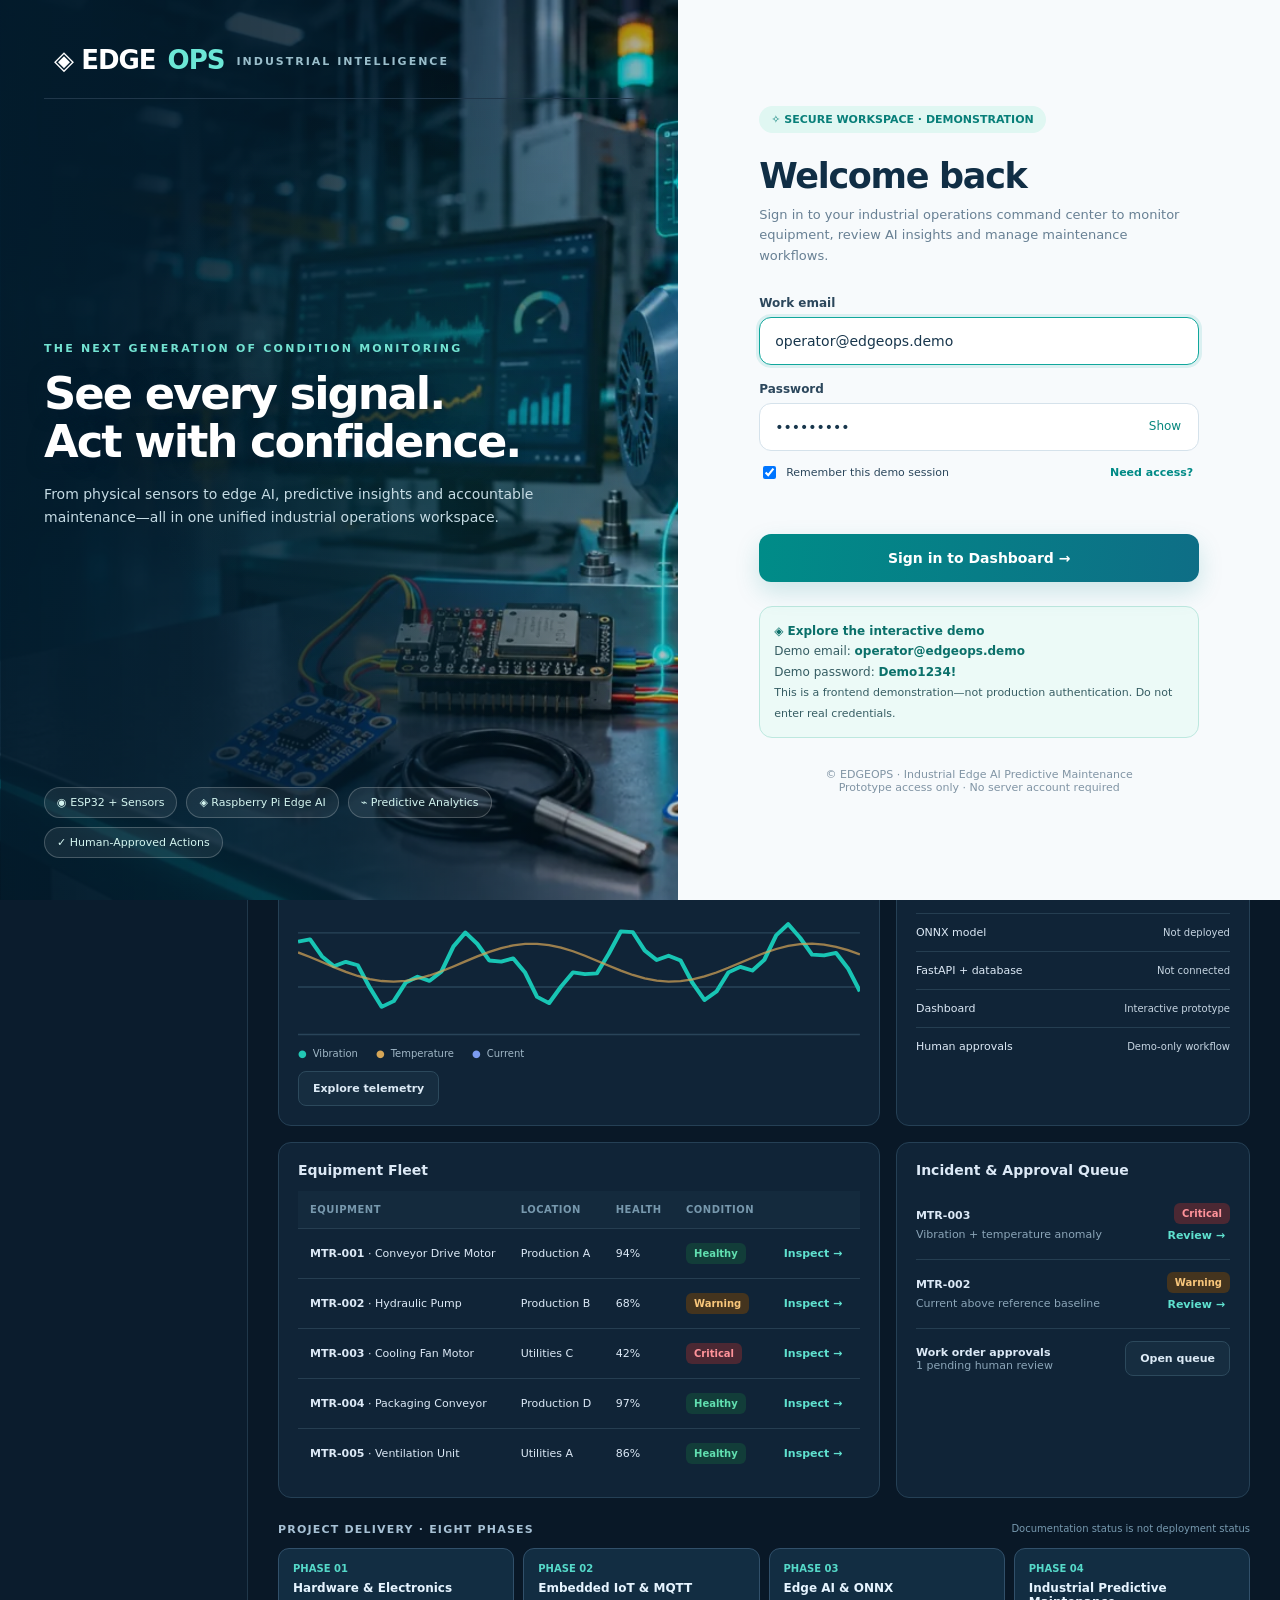
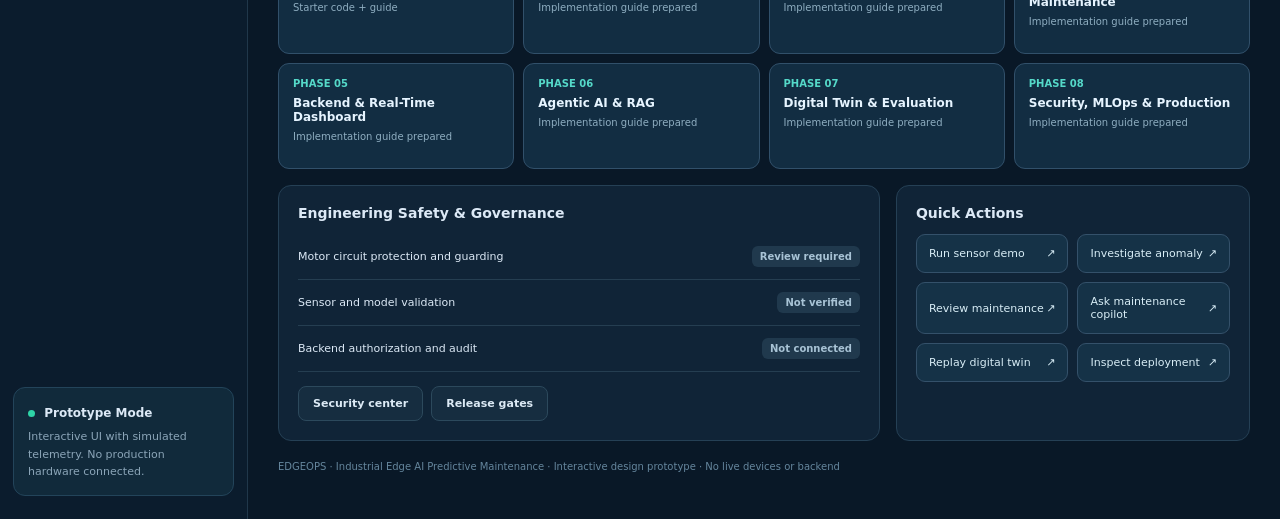
<file: projects/industrial-edge-ai-predictive-maintenance/archive/ui-prototypes/EDGEOPS_Industrial_AI_Visual_Experience.html>
<!doctype html><html lang="en"><head><meta charset="utf-8"><meta name="viewport" content="width=device-width,initial-scale=1"><title>EDGEOPS — Industrial Intelligence</title><style>
:root{font-family:Inter,ui-sans-serif,system-ui,-apple-system,Segoe UI,sans-serif;color:#dce9f6;background:#071522}*{box-sizing:border-box}button,input,select,textarea{font:inherit}button{cursor:pointer}body{margin:0}#app{display:flex;min-height:100vh}.sidebar{width:248px;background:#0b1c2d;border-right:1px solid #20374a;flex-shrink:0;display:flex;flex-direction:column;padding:23px 13px}.brand{display:flex;gap:12px;align-items:center;padding:3px 10px 23px;border-bottom:1px solid #20374a}.logo{background:linear-gradient(135deg,#00b9ac,#2563eb);width:38px;height:38px;display:grid;place-items:center;border-radius:12px;font-size:22px;color:white}.brand b{font-size:20px;letter-spacing:1px}.brand small{display:block;color:#7d9aaf;font-size:10px;margin-top:3px}.navgroup{margin:19px 12px 8px;font-size:10px;letter-spacing:1.5px;color:#638398;font-weight:800}.nav{width:100%;border:0;background:transparent;color:#93abc0;padding:11px 13px;display:flex;align-items:center;gap:13px;text-align:left;border-radius:9px;font-size:12px;margin:2px 0}.nav:hover{background:#142e41;color:white}.nav.active{background:#123d4b;color:#64f0d5;box-shadow:inset 3px 0 #18c9b1}.nav .ico{font-size:16px;width:20px;text-align:center}.sidebottom{margin-top:auto;padding:14px;background:#112a3b;border:1px solid #23445a;border-radius:12px}.sidebottom strong{font-size:12px}.sidebottom p{color:#8ba5b8;font-size:11px;line-height:1.6;margin:7px 0 0}.main{flex:1;min-width:0;background:#091827}.top{height:72px;display:flex;justify-content:space-between;align-items:center;padding:0 29px;border-bottom:1px solid #21394a;background:#0b1c2b}.breadcrumbs{font-size:11px;color:#7a9bb0}.topright{display:flex;align-items:center;gap:13px;font-size:11px;color:#91a9bb}.avatar{width:33px;height:33px;border-radius:50%;background:#194d5c;display:grid;place-items:center;color:#69e4cc;font-weight:800}.dot{display:inline-block;width:7px;height:7px;border-radius:50%;background:#2ed4a7;margin-right:5px}.content{padding:27px 30px;max-width:1600px;margin:auto}.heading{display:flex;justify-content:space-between;align-items:center;gap:15px;margin-bottom:23px;flex-wrap:wrap}h1{font-size:26px;margin:0 0 5px;font-weight:750;letter-spacing:-.7px}h2{font-size:14px;margin:0 0 16px}h3{font-size:12px;margin:0 0 8px}.sub{font-size:12px;color:#7898ac}.btn{background:#162d40;border:1px solid #2c495c;border-radius:8px;padding:10px 14px;color:#dceaf5;font-size:11px;font-weight:700}.btn:hover{border-color:#1bc7b4;background:#173a47}.btn.primary{background:#0cae9f;border-color:#0cae9f;color:#032a31}.btn.danger{border-color:#9c474e;color:#ff9c9c}.btn:disabled{opacity:.35;cursor:not-allowed}.buttons{display:flex;gap:8px;flex-wrap:wrap}.grid{display:grid;gap:16px}.metrics{grid-template-columns:repeat(4,minmax(0,1fr));margin-bottom:18px}.twocol{grid-template-columns:minmax(0,1.7fr) minmax(0,1fr)}.equal{grid-template-columns:repeat(2,minmax(0,1fr))}.card{background:#102437;border:1px solid #254055;border-radius:13px;padding:19px;min-width:0}.metriclabel{color:#88a6ba;font-size:11px}.metricvalue{font-size:29px;font-weight:760;letter-spacing:-.8px;margin:10px 0 6px}.hint{font-size:11px;color:#77a7a9}.warning{color:#f7bd67}.red{color:#fa898e}.muted{color:#8ba5b8}.pill{display:inline-flex;border-radius:6px;padding:5px 8px;font-size:10px;font-weight:750;background:#20394d;color:#a8c3d5}.pill.Healthy,.pill.Connected,.pill.Approved,.pill.Completed,.pill.Resolved{background:#123d39;color:#61dfb0}.pill.Warning,.pill.Open,.pill.Investigating,.pill.Pending{background:#44341e;color:#f8c67b}.pill.Critical,.pill.Rejected,.pill.Disconnected{background:#4b2833;color:#ff939a}.tablewrap{overflow-x:auto}table{border-collapse:collapse;width:100%;min-width:550px}th{text-align:left;font-size:10px;color:#7798ad;font-weight:700;letter-spacing:.5px;text-transform:uppercase;background:#142a3d}th,td{padding:13px 12px;border-bottom:1px solid #263e51}td{font-size:11px}tr:last-child td{border-bottom:0}tbody tr:hover{background:#172f43}.textbtn{border:0;background:transparent;color:#5fe1cf;font-size:11px;font-weight:700;padding:5px}.chart{width:100%;height:210px;display:block}.legend{display:flex;gap:18px;font-size:10px;color:#a1b8c7}.legend span:before{content:'●';margin-right:6px;color:#22c8b5}.legend span:nth-child(2):before{color:#d6a657}.legend span:nth-child(3):before{color:#7b9bf0}.listrow{display:flex;justify-content:space-between;align-items:center;padding:12px 0;border-bottom:1px solid #253e51;gap:10px;font-size:11px}.listrow:last-child{border:0}.field{background:#0a1c2d;border:1px solid #345067;color:#e3eef6;padding:11px 12px;border-radius:8px;min-width:0;max-width:100%}select.field{min-width:175px}textarea.field,input.field{width:100%}.steps{display:grid;grid-template-columns:repeat(4,minmax(0,1fr));gap:10px}.step{background:#0c2a3a;border:1px solid #2d5264;border-radius:10px;padding:14px;font-size:12px;min-height:100px}.step b{display:block;color:#66e5d2;margin-bottom:9px}.phasegrid{display:grid;grid-template-columns:repeat(4,minmax(0,1fr));gap:13px}.phase{padding:17px;text-align:left;background:#11283b;border:1px solid #29475b;border-radius:12px;color:#dceaf5;min-height:135px}.phase:hover,.phase.active{border-color:#25d3bc;background:#123d46}.phase small{color:#4ce3c7;font-size:10px;font-weight:800}.phase b{display:block;font-size:13px;margin:14px 0 6px}.phase p{font-size:10px;color:#8da8ba;line-height:1.5;margin:0}.timeline{border-left:2px solid #205a62;margin-left:8px;padding-left:22px}.event{position:relative;padding:0 0 20px;font-size:12px}.event:before{content:'';position:absolute;left:-29px;top:1px;width:11px;height:11px;border-radius:50%;background:#18c2aa;border:2px solid #0d2334}.event small{display:block;color:#7d9daf;margin-top:5px}.bar{height:8px;background:#21384b;border-radius:20px;overflow:hidden;margin-top:7px}.bar i{height:100%;display:block;border-radius:20px;background:#21bda9}.chat{height:250px;overflow:auto;background:#0a1c2b;border:1px solid #2b4558;border-radius:10px;padding:12px}.bubble{padding:10px 13px;border-radius:10px;font-size:12px;line-height:1.6;max-width:88%;margin-bottom:10px;background:#1a3448;white-space:pre-wrap}.bubble.user{margin-left:auto;background:#125d5c}.flow{display:flex;gap:9px;flex-wrap:wrap;align-items:center}.flow .node{padding:12px 14px;border:1px solid #2c5962;background:#103343;border-radius:9px;font-size:11px}.flow .arrow{color:#29d6bf}.notice{padding:13px;border-radius:9px;background:#193b40;border:1px solid #2b6d69;color:#c2f3e9;font-size:11px;line-height:1.6}.toast{position:fixed;right:24px;bottom:24px;background:#1d5557;border:1px solid #42c7b9;border-radius:10px;padding:13px 17px;z-index:50;font-size:12px;box-shadow:0 15px 35px #0008}.footer{padding:20px 0;color:#65869d;font-size:10px}.small{font-size:11px;line-height:1.7}.formgrid{display:grid;grid-template-columns:1fr 1fr;gap:12px}.formgrid label{display:grid;gap:7px;color:#a6bece;font-size:11px}.progress{display:flex;gap:4px}.progress i{height:6px;flex:1;border-radius:6px;background:#254054}.progress i.on{background:#16bfa8}@media(max-width:1080px){.metrics,.phasegrid{grid-template-columns:repeat(2,minmax(0,1fr))}.steps{grid-template-columns:repeat(2,minmax(0,1fr))}.twocol{grid-template-columns:1fr}}@media(max-width:730px){.sidebar{width:60px;padding:15px 6px}.brand{padding:5px 4px 15px}.brand b,.brand small,.nav span.label,.navgroup,.sidebottom{display:none}.nav{justify-content:center;padding:12px 4px}.nav .ico{font-size:19px}.top{padding:0 15px}.content{padding:18px 12px}.topright .hide{display:none}.equal{grid-template-columns:1fr}.metrics{gap:9px}.card{padding:13px}.metricvalue{font-size:23px}.phasegrid{grid-template-columns:repeat(2,minmax(0,1fr))}}
.overviewhero{display:grid;grid-template-columns:1.65fr 1fr;gap:20px;background:linear-gradient(115deg,#123c59,#0b5564 66%,#117b79);border:1px solid #237b89;border-radius:18px;padding:27px;margin-bottom:18px;color:white}.overviewhero h2{font-size:25px;line-height:1.24;max-width:650px;margin:12px 0;font-weight:800}.overviewhero p{font-size:12px;line-height:1.8;color:#c5e7e9;max-width:620px}.overviewhero .eyebrow{font-size:10px;letter-spacing:2px;color:#8de6d7;font-weight:800}.overviewhero .btn:not(.primary){color:#e9fafa;background:#ffffff1c;border-color:#7ab6bc}.herochip{background:#ffffff13;border:1px solid #ffffff2b;border-radius:14px;padding:20px;align-self:stretch;display:flex;flex-direction:column;justify-content:center}.herochip-label{font-size:10px;letter-spacing:1px;color:#bce8e6}.herochip strong{font-size:55px;letter-spacing:-2px;margin:8px 0}.herochip>div{font-size:11px}.sectiontitle{font-size:11px;letter-spacing:1.2px;font-weight:800;color:#a7c1d5;margin:25px 0 12px;display:flex;justify-content:space-between;gap:10px}.sectiontitle span{font-size:10px;letter-spacing:0;font-weight:400;color:#7799af}.pipeline{display:grid;grid-template-columns:repeat(6,minmax(0,1fr));gap:8px}.pipeline-stage{text-align:left;display:flex;flex-direction:column;gap:8px;min-height:148px;padding:13px 11px;border-radius:12px;border:1px solid #31506a;background:linear-gradient(180deg,#15344b,#0e273b);color:#e6f4ff}.pipeline-stage:hover,.phase-mini:hover{border-color:#35d5c5;transform:translateY(-2px)}.stage-number{color:#5ee1ce;font-size:11px;font-weight:800}.pipeline-stage b{font-size:12px}.pipeline-stage small{color:#8daec2;font-size:10px;line-height:1.5}.stage-link{font-size:10px;color:#63dfd0;margin-top:auto}.readiness{font-size:10px;color:#c6d5e2;text-align:right}.phase-strip{display:grid;grid-template-columns:repeat(4,minmax(0,1fr));gap:9px}.phase-mini{display:flex;flex-direction:column;gap:7px;min-height:106px;padding:14px;text-align:left;border-radius:11px;background:#122d42;border:1px solid #31506a;color:#e6f4ff}.phase-mini span{color:#55d9c9;font-size:10px;font-weight:800}.phase-mini b{font-size:12px}.phase-mini small{font-size:10px;color:#8faec1}.quickgrid{display:grid;grid-template-columns:repeat(2,1fr);gap:9px}.quickgrid button{display:flex;align-items:center;justify-content:space-between;text-align:left;border:1px solid #34516a;border-radius:9px;padding:12px;background:#153247;color:#d8edf6;font-size:11px}.quickgrid button:hover{border-color:#36c8bd}@media(max-width:1150px){.pipeline{grid-template-columns:repeat(3,minmax(0,1fr))}}@media(max-width:700px){.overviewhero{grid-template-columns:1fr;padding:17px}.overviewhero h2{font-size:20px}.herochip strong{font-size:35px}.pipeline{grid-template-columns:repeat(2,minmax(0,1fr))}.phase-strip{grid-template-columns:repeat(2,minmax(0,1fr))}.sectiontitle{flex-wrap:wrap}}</style><style>
#edge-auth{position:fixed;inset:0;z-index:99999;background:#071b2d;display:grid;grid-template-columns:minmax(0,1.06fr) minmax(390px,.94fr);font-family:Inter,system-ui,Arial,sans-serif;color:#163047}#edge-auth *{box-sizing:border-box}#edge-auth[hidden]{display:none!important}#edge-auth .visual{position:relative;overflow:hidden;background:linear-gradient(140deg,#071e32,#0a4858 65%,#086b75);padding:42px 6.5%;display:flex;flex-direction:column;justify-content:space-between;color:white}#edge-auth .visual:before{content:'';position:absolute;inset:0;background:radial-gradient(circle at 70% 45%,#1bbba322,transparent 50%);pointer-events:none}#edge-auth .brand{font-weight:850;letter-spacing:-1px;font-size:26px;position:relative}#edge-auth .brand span{color:#6ce7d6}#edge-auth .eyebrow{color:#73e3d2;font-size:11px;letter-spacing:2.2px;font-weight:800}#edge-auth .visual h1{font-size:clamp(32px,3.5vw,57px);letter-spacing:-2px;line-height:1.08;margin:15px 0 16px;max-width:590px}#edge-auth .visual p{color:#c5dbe4;line-height:1.7;font-size:14px;max-width:500px}#edge-auth .visual svg{width:100%;max-height:360px;filter:drop-shadow(0 20px 38px #031d2b80);margin:8px auto}#edge-auth .chips{display:flex;gap:9px;flex-wrap:wrap;position:relative}#edge-auth .chips span{border:1px solid #ffffff36;border-radius:50px;padding:8px 12px;color:#d4f5f0;background:#ffffff12;font-size:11px}#edge-auth .formside{background:#f7fafc;display:flex;align-items:center;justify-content:center;padding:40px 7%}#edge-auth .authcard{width:100%;max-width:440px}#edge-auth .secure{font-size:11px;font-weight:750;color:#087f79;background:#e0f7f2;border-radius:30px;padding:7px 12px;display:inline-flex;margin-bottom:23px}#edge-auth h2{font-size:35px;letter-spacing:-1.3px;color:#102e45;margin:0 0 9px;font-weight:800}#edge-auth .sub{font-size:13px;color:#688094;line-height:1.6;margin:0 0 29px}#edge-auth label{display:block;font-size:12px;font-weight:750;margin:17px 0 7px;color:#2c475c}#edge-auth input{display:block;width:100%;border:1px solid #d5e2eb;background:white;border-radius:12px;padding:15px 15px;font-size:14px;outline:none;color:#18364c}#edge-auth input:focus{border-color:#11a79c;box-shadow:0 0 0 3px #11a79c20}#edge-auth .password-wrap{position:relative}#edge-auth .password-wrap input{padding-right:75px}#edge-auth .show{position:absolute;right:12px;top:10px;border:0;background:transparent;color:#07877e;padding:6px;font-size:12px;cursor:pointer}#edge-auth .submit{width:100%;border:0;background:linear-gradient(95deg,#008c88,#0e6e86);color:white;padding:16px;border-radius:12px;font-size:14px;font-weight:800;cursor:pointer;margin-top:22px;box-shadow:0 10px 24px #0c8b8c2e}#edge-auth .submit:hover{filter:brightness(1.07)}#edge-auth .demobox{border:1px solid #bde8df;background:#ecfaf7;border-radius:13px;padding:14px;margin-top:24px;font-size:12px;color:#365d63;line-height:1.7}#edge-auth .demobox b{color:#0b706a}#edge-auth .err{color:#b42318;font-size:12px;margin-top:12px;min-height:18px}#edge-auth .foot{font-size:11px;color:#8094a4;margin-top:30px;text-align:center}#edge-auth .helper{display:flex;align-items:center;justify-content:space-between;margin-top:12px;font-size:11px;color:#637c90}#edge-auth .helper button{border:0;background:none;color:#008a86;font-weight:700;cursor:pointer}#edge-signout{position:fixed;right:18px;bottom:18px;z-index:99000;background:#0d334b;color:white;border:1px solid #3c7888;border-radius:10px;padding:10px 15px;font:600 12px system-ui;cursor:pointer;box-shadow:0 8px 20px #0c273b35}#edge-signout[hidden]{display:none!important}@media(max-width:850px){#edge-auth{grid-template-columns:1fr;overflow:auto}#edge-auth .visual{min-height:260px;padding:26px 7%}#edge-auth .visual h1{font-size:32px;margin:8px 0}#edge-auth .visual svg{display:none}#edge-auth .formside{padding:35px 7%;align-items:flex-start}#edge-auth .chips{margin-top:18px}}@media(max-width:440px){#edge-auth .formside{padding:28px 20px}#edge-auth h2{font-size:29px}}
</style><style id="edgeops-photo-upgrade">#edge-auth .visual{background-image:linear-gradient(90deg,rgba(3,27,43,.94) 0%,rgba(3,27,43,.83) 48%,rgba(3,27,43,.26) 100%),url("[data-uri]")!important;background-size:cover!important;background-position:center center!important}#edge-auth .visual svg{display:none!important}#edge-auth .visual h1{text-shadow:0 3px 18px #061e31}#edge-auth .visual .chips{position:relative;z-index:2}.overviewhero{background-image:linear-gradient(90deg,rgba(9,39,62,.97) 0%,rgba(9,49,69,.88) 53%,rgba(9,49,69,.25) 100%),url("[data-uri]")!important;background-size:cover!important;background-position:center!important;min-height:270px}@media(max-width:700px){#edge-auth .visual{background-position:65% center!important}.overviewhero{background-position:68% center!important}}</style></head><body><div id="edge-auth"><section class="visual"><div class="brand">◈ EDGE<span>OPS</span><div style="font-size:11px;letter-spacing:2px;color:#9abecb;font-weight:600;margin-top:3px">INDUSTRIAL INTELLIGENCE</div></div><div style="position:relative"><div class="eyebrow">THE NEXT GENERATION OF CONDITION MONITORING</div><h1>See every signal.<br>Act with confidence.</h1><p>From physical sensors to edge AI, predictive insights and accountable maintenance—all in one unified industrial operations workspace.</p><svg viewBox="0 0 680 330" xmlns="http://www.w3.org/2000/svg" role="img" aria-label="Illustration of a guarded industrial motor connected to sensors, ESP32 and edge AI dashboard"><defs><linearGradient id="machine" x1="0" y1="0" x2="1" y2="1"><stop stop-color="#6ba2ae"/><stop offset="1" stop-color="#19485e"/></linearGradient><linearGradient id="panel" x1="0" y1="0" x2="1" y2="1"><stop stop-color="#164f68"/><stop offset="1" stop-color="#0b263b"/></linearGradient></defs><ellipse cx="320" cy="300" rx="280" ry="22" fill="#031d2d" opacity=".45"/><path d="M35 270L210 170 480 200 630 265 460 315 180 308Z" fill="#143b4b" stroke="#39999b" stroke-width="2"/><path d="M100 150L240 100 380 165 380 245 240 285 100 220Z" fill="url(#machine)" stroke="#a3e4e1" stroke-width="3"/><path d="M100 150L240 100 380 165 240 208Z" fill="#3c7a88"/><path d="M240 208V285M100 150V220M380 165V245" stroke="#a5d9df" opacity=".6"/><g stroke="#103447" stroke-width="6"><path d="M135 168l95 45M135 185l95 45M135 202l95 45M260 211l90-25M260 230l90-25M260 249l90-25"/></g><circle cx="240" cy="191" r="44" fill="#0d394b" stroke="#7ed9dc" stroke-width="5"/><circle cx="240" cy="191" r="25" fill="#36c3bb"/><circle cx="240" cy="191" r="9" fill="#d9fbf4"/><path d="M282 191H415" stroke="#a4d9dd" stroke-width="12" stroke-linecap="round"/><path d="M390 176L420 176 420 205 390 205Z" fill="#d1e6e7"/><rect x="430" y="70" width="195" height="151" rx="12" fill="url(#panel)" stroke="#52c6c4" stroke-width="3"/><rect x="443" y="85" width="169" height="110" rx="5" fill="#09283b"/><path d="M454 156l20-20 18 9 19-34 21 22 23-38 18 18 24-20" fill="none" stroke="#47e4c9" stroke-width="4"/><path d="M455 176h135" stroke="#34566b" stroke-width="2"/><g fill="#74e6d5"><circle cx="462" cy="102" r="4"/><circle cx="475" cy="102" r="4"/><circle cx="488" cy="102" r="4"/></g><rect x="470" y="221" width="110" height="10" rx="5" fill="#559aab"/><rect x="495" y="230" width="60" height="25" fill="#2b667a"/><path d="M370 146Q415 125 430 140" stroke="#6be1d0" stroke-width="3" fill="none" stroke-dasharray="7 6"/><circle cx="365" cy="144" r="7" fill="#7ef1df"/><circle cx="415" cy="135" r="5" fill="#7ef1df"/><rect x="58" y="247" width="98" height="45" rx="9" fill="#0c5965" stroke="#65e4d5" stroke-width="2"/><text x="107" y="266" fill="#e5fffc" text-anchor="middle" font-size="11" font-family="Arial">ESP32</text><text x="107" y="281" fill="#9df1e6" text-anchor="middle" font-size="8" font-family="Arial">SENSOR NODE</text><path d="M156 266Q190 260 205 240" stroke="#68e7d5" stroke-width="3" fill="none" stroke-dasharray="6 5"/></svg></div><div class="chips"><span>◉ ESP32 + Sensors</span><span>◈ Raspberry Pi Edge AI</span><span>⌁ Predictive Analytics</span><span>✓ Human-Approved Actions</span></div></section><section class="formside"><div class="authcard"><div class="secure">✧ SECURE WORKSPACE · DEMONSTRATION</div><h2>Welcome back</h2><p class="sub">Sign in to your industrial operations command center to monitor equipment, review AI insights and manage maintenance workflows.</p><form id="edge-login-form"><label for="edge-email">Work email</label><input id="edge-email" type="email" autocomplete="username" placeholder="operator@edgeops.demo" required value="operator@edgeops.demo"><label for="edge-password">Password</label><div class="password-wrap"><input id="edge-password" type="password" autocomplete="current-password" placeholder="Enter your password" required value="Demo1234!"><button type="button" class="show" id="edge-show">Show</button></div><div class="helper"><label style="margin:0;display:flex;align-items:center;gap:7px;font-size:11px;font-weight:500"><input id="edge-remember" type="checkbox" style="width:auto" checked> Remember this demo session</label><button type="button" id="edge-help">Need access?</button></div><div id="edge-error" class="err" role="alert" aria-live="polite"></div><button type="submit" class="submit">Sign in to Dashboard →</button></form><div class="demobox"><b>◈ Explore the interactive demo</b><br>Demo email: <b>operator@edgeops.demo</b><br>Demo password: <b>Demo1234!</b><br><span style="font-size:11px">This is a frontend demonstration—not production authentication. Do not enter real credentials.</span></div><div class="foot">© EDGEOPS · Industrial Edge AI Predictive Maintenance<br>Prototype access only · No server account required</div></div></section></div><button id="edge-signout" hidden>↪ Sign out of demo</button><div id="app"><aside class="sidebar"><div class="brand"><div class="logo">◈</div><div><b>EDGEOPS</b><small>INDUSTRIAL INTELLIGENCE</small></div></div><div class="navgroup">OPERATIONS</div><div id="nav"></div><div class="sidebottom"><strong><span class="dot"></span> Prototype Mode</strong><p>Interactive UI with simulated telemetry. No production hardware connected.</p></div></aside><div class="main"><header class="top"><div class="breadcrumbs">INDUSTRIAL INTELLIGENCE / <span id="crumb">OVERVIEW</span></div><div class="topright"><span class="hide"><span class="dot"></span> DEMO ENVIRONMENT</span><button class="btn" data-go="incidents">♧ <span id="alerts">2</span></button><span class="avatar">OP</span></div></header><div class="content"><div class="heading"><div><h1 id="title">Operations Overview</h1><div class="sub" id="subtitle">Equipment intelligence and operational readiness</div></div><div class="buttons" id="actions"></div></div><div id="view"></div><div class="footer">EDGEOPS · Industrial Edge AI Predictive Maintenance · Interactive design prototype · No live devices or backend</div></div></div></div><div id="toast" class="toast" hidden></div>
<script>
(()=>{'use strict';const $=s=>document.querySelector(s),escape=s=>String(s).replace(/[&<>"']/g,c=>({'&':'&amp;','<':'&lt;','>':'&gt;','"':'&quot;',"'":'&#39;'}[c]));const items=[['overview','▦','Overview','Operations Overview','Real-time operational intelligence and asset health'],['assets','▤','Asset Registry','Equipment & Asset Registry','Manage equipment inventory and asset condition'],['telemetry','〰','Live Telemetry','Live Telemetry Center','ESP32 sensor readings and MQTT pipeline'],['devices','▣','Hardware & Devices','Hardware & Device Management','Sensor health, firmware and device diagnostics'],['ai','◈','Edge AI Models','Edge AI & Model Registry','Anomaly inference, models and evaluations'],['incidents','⚑','Incidents','Incident Command Center','Triage and investigate equipment anomalies'],['workorders','☑','Work Orders','Maintenance Work Orders','Human-approved maintenance workflows'],['copilot','✦','AI Copilot & RAG','Maintenance AI Copilot','Grounded recommendations and SOP references'],['fleet','◫','Digital Twin','Fleet Analytics & Digital Twin','Equipment health, replay and scenarios'],['backend','⬡','Backend & Data','Data Platform & APIs','FastAPI, PostgreSQL and TimescaleDB'],['security','◇','Security & Audit','Security & Audit Center','Authorization, compliance and event history'],['mlops','⇧','MLOps & Releases','MLOps & Deployment','Validation, release gates and rollback'],['roadmap','☷','Eight Phases','End-to-End Project Roadmap','Complete engineering implementation roadmap'],['settings','⚙','Settings','Platform Settings','Demo preferences and reset controls']];const phaseNames=['Hardware & Electronics','Embedded IoT & MQTT','Edge AI & ONNX','Industrial Predictive Maintenance','Backend & Real-Time Dashboard','Agentic AI & RAG','Digital Twin & Evaluation','Security, MLOps & Production'];const phaseDesc=['ESP32 wiring, ADXL345, DS18B20, INA219, sensor validation and safe motor bench','Firmware, MQTT broker, device identity, reliability, buffering and secure transport','Feature windows, anomaly models, ONNX parity and Raspberry Pi inference','Incident correlation, triage, SOPs, work orders and human approval','FastAPI, PostgreSQL, TimescaleDB, APIs, Next.js and authentication','LangGraph, pgvector, citations, prompt-injection defense and controlled tools','Fleet simulation, replay, fault scenarios, evaluation and drift monitoring','Threat modeling, access controls, CI/CD, release gates, recovery and observability'];let page='overview',asset='MTR-001',filter='All',sim=false,scenario='normal',phase=0,incidentId='INC-2401',orderId='WO-1002',seq=1204,model='autoencoder',notes='',messages=[],audit=[['09:42','Demo Engine','Incident created','INC-2401'],['09:18','Demo Engine','Telemetry anomaly','MTR-002']];let assets=[{id:'MTR-001',name:'Conveyor Drive Motor',zone:'Production A',health:94,temp:41.8,vib:1.6,current:2.3,status:'Healthy',device:'ESP32-001'},{id:'MTR-002',name:'Hydraulic Pump',zone:'Production B',health:68,temp:67.1,vib:4.5,current:3.8,status:'Warning',device:'ESP32-002'},{id:'MTR-003',name:'Cooling Fan Motor',zone:'Utilities C',health:42,temp:79.4,vib:7.4,current:4.6,status:'Critical',device:'ESP32-003'},{id:'MTR-004',name:'Packaging Conveyor',zone:'Production D',health:97,temp:38.2,vib:1.2,current:1.9,status:'Healthy',device:'ESP32-004'},{id:'MTR-005',name:'Ventilation Unit',zone:'Utilities A',health:86,temp:45.4,vib:2.1,current:2.6,status:'Healthy',device:'ESP32-005'}];let incidents=[{id:'INC-2401',asset:'MTR-003',title:'Vibration + temperature anomaly',severity:'Critical',status:'Open',owner:'Unassigned'},{id:'INC-2402',asset:'MTR-002',title:'Current above reference baseline',severity:'Warning',status:'Investigating',owner:'Maintenance Lead'}];let orders=[{id:'WO-1001',asset:'MTR-002',task:'Inspect pump coupling and motor load',priority:'Medium',status:'In Progress',owner:'Maintenance Lead'},{id:'WO-1002',asset:'MTR-003',task:'Inspect fan mounting and bearing condition',priority:'High',status:'Pending Approval',owner:'Unassigned'}];let devices=assets.map(a=>({id:a.device,asset:a.id,status:'Connected',firmware:'1.0.0',quality:'99.2%'}));function pill(x){let cls=/Healthy|Connected|Approved|Completed|Resolved/.test(x)?'Healthy':/Critical|Rejected|Disconnected/.test(x)?'Critical':/Warning|Open|Pending|Investigating/.test(x)?'Warning':'';return `<span class="pill ${cls}">${escape(x)}</span>`}function btn(label,action,kind=''){return `<button class="btn ${kind}" data-action="${escape(action)}">${label}</button>`}function card(title,body,extra=''){return `<section class="card"><div style="display:flex;justify-content:space-between;align-items:center;gap:10px;margin-bottom:13px"><h2 style="margin:0">${title}</h2>${extra}</div>${body}</section>`}function table(headers,rows){return `<div class="tablewrap"><table><thead><tr>${headers.map(h=>`<th>${h}</th>`).join('')}</tr></thead><tbody>${rows.map(row=>`<tr>${row.map(cell=>`<td>${cell}</td>`).join('')}</tr>`).join('')}</tbody></table></div>`}function metrics(arr){return `<div class="grid metrics">${arr.map(x=>`<div class="card"><div class="metriclabel">${x[0]}</div><div class="metricvalue">${x[1]}</div><div class="hint ${x[3]||''}">${x[2]}</div></div>`).join('')}</div>`}function graph(offset=0){let pts=Array.from({length:48},(_,i)=>[i*8,100-Math.sin(i*.47+offset)*19-Math.sin(i*1.4+offset)*9-i*.22]).map(p=>p.join(',')).join(' ');return `<svg class="chart" viewBox="0 0 376 155" preserveAspectRatio="none" aria-label="Illustrative sensor trend"><g stroke="#294459" stroke-width="1">${[30,70,110,145].map(y=>`<line x1="0" x2="376" y1="${y}" y2="${y}"/>`).join('')}</g><polyline fill="none" stroke="#18c5b4" stroke-width="2.8" stroke-linejoin="round" points="${pts}"/><polyline fill="none" stroke="#d6a657" stroke-width="1.7" opacity=".7" points="${Array.from({length:48},(_,i)=>`${i*8},${92-Math.cos(i*.27+offset)*14}`).join(' ')}"/></svg>`}function toast(t){let e=$('#toast');e.textContent=t;e.hidden=false;clearTimeout(toast.timer);toast.timer=setTimeout(()=>e.hidden=true,3000)}function record(t,target='Demo'){audit.unshift([new Date().toLocaleTimeString([], {hour:'2-digit',minute:'2-digit'}),'Demo Operator',t,target])}function go(p){page=p;render();window.scrollTo(0,0)}function summary(){const open=incidents.filter(x=>x.status!=='Resolved').length,pending=orders.filter(x=>x.status==='Pending Approval').length,health=Math.round(assets.reduce((a,x)=>a+x.health,0)/assets.length);return `<div class="overviewhero"><div><div class="eyebrow">INDUSTRIAL OPERATIONS COMMAND CENTER</div><h2>One platform. From sensor signals to safe maintenance decisions.</h2><p>Monitor equipment, review AI anomalies, coordinate work orders, and track all eight engineering phases. All readings and actions shown here are simulated.</p><div class="buttons">${btn('Inspect live telemetry','go:telemetry','primary')}${btn('Review incidents','go:incidents')}${btn('View all 8 phases','go:roadmap')}</div></div><div class="herochip"><div class="herochip-label">DEMO FLEET HEALTH</div><strong>${health}%</strong><div>Based on ${assets.length} simulated assets</div><div style="margin-top:12px">${pill('Not connected to hardware')}</div></div></div>`+metrics([['Monitored assets',String(assets.length),'Simulated ESP32 devices'],['Average asset health',health+'%','Illustrative condition score'],['Unresolved incidents',String(open),'Review required','warning'],['Awaiting approval',String(pending),'Human decision required','warning']])+`<div class="sectiontitle">END-TO-END SYSTEM ARCHITECTURE <span>Click any stage to explore</span></div><div class="pipeline">${[['01','Physical sensors','ADXL345 · DS18B20 · INA219','devices'],['02','ESP32 acquisition','Sensor validation + telemetry','devices'],['03','Raspberry Pi 5','MQTT + ONNX inference','ai'],['04','Data platform','FastAPI + TimescaleDB','backend'],['05','Operations','Next.js + incidents','incidents'],['06','AI & approval','RAG + reviewed work orders','workorders']].map(x=>`<button class="pipeline-stage" data-action="go:${x[3]}"><span class="stage-number">${x[0]}</span><b>${x[1]}</b><small>${x[2]}</small><span class="stage-link">Explore →</span></button>`).join('')}</div><div class="grid twocol" style="margin-top:16px">${card('Condition Trends · Illustrative',graph(1)+`<div class="legend"><span>Vibration</span><span>Temperature</span><span>Current</span></div><div class="buttons" style="margin-top:12px">${btn('Explore telemetry','go:telemetry')}</div>`)}${card('Integration Readiness',[['ESP32 firmware','Starter source prepared'],['MQTT broker','Not connected'],['ONNX model','Not deployed'],['FastAPI + database','Not connected'],['Dashboard','Interactive prototype'],['Human approvals','Demo-only workflow']].map(x=>`<div class="listrow"><span>${x[0]}</span><span class="readiness">${x[1]}</span></div>`).join(''))}</div><div class="grid twocol" style="margin-top:16px">${card('Equipment Fleet',table(['Equipment','Location','Health','Condition',''],assets.map(a=>[`<b>${a.id}</b> · ${a.name}`,a.zone,`${a.health}%`,pill(a.status),`<button class="textbtn" data-action="asset:${a.id}">Inspect →</button>`])))}${card('Incident & Approval Queue',incidents.map(i=>`<div class="listrow"><div><b>${i.asset}</b><div class="muted" style="margin-top:6px">${i.title}</div></div><div style="text-align:right">${pill(i.severity)}<br><button class="textbtn" data-action="incident:${i.id}">Review →</button></div></div>`).join('')+`<div class="listrow"><div><b>Work order approvals</b><div class="muted">${pending} pending human review</div></div>${btn('Open queue','go:workorders')}</div>`)}</div><div class="sectiontitle">PROJECT DELIVERY · EIGHT PHASES <span>Documentation status is not deployment status</span></div><div class="phase-strip">${phaseNames.map((name,i)=>`<button class="phase-mini" data-action="phase:${i}"><span>PHASE ${String(i+1).padStart(2,'0')}</span><b>${name}</b><small>${i===0?'Starter code + guide':'Implementation guide prepared'}</small></button>`).join('')}</div><div class="grid twocol" style="margin-top:16px">${card('Engineering Safety & Governance',`<div class="listrow"><span>Motor circuit protection and guarding</span>${pill('Review required')}</div><div class="listrow"><span>Sensor and model validation</span>${pill('Not verified')}</div><div class="listrow"><span>Backend authorization and audit</span>${pill('Not connected')}</div><div class="buttons" style="margin-top:14px">${btn('Security center','go:security')}${btn('Release gates','go:mlops')}</div>`)}${card('Quick Actions',`<div class="quickgrid">${[['Run sensor demo','go:telemetry'],['Investigate anomaly','go:incidents'],['Review maintenance','go:workorders'],['Ask maintenance copilot','go:copilot'],['Replay digital twin','go:fleet'],['Inspect deployment','go:mlops']].map(x=>`<button data-action="${x[1]}">${x[0]} <span>↗</span></button>`).join('')}</div>`)}</div>`}function assetView(){let a=assets.find(x=>x.id===asset)||assets[0];return card('Asset Inventory',table(['Asset ID','Equipment','Location','Health','Status','Action'],assets.filter(a=>filter==='All'||a.status===filter).map(a=>[a.id,a.name,a.zone,`${a.health}%`,pill(a.status),`<button class="textbtn" data-action="asset:${a.id}">Open details →</button>`])),`<select class="field" id="filter"><option>All</option>${['Healthy','Warning','Critical'].map(x=>`<option ${filter===x?'selected':''}>${x}</option>`).join('')}</select>`)+`<div class="grid equal" style="margin-top:16px">${card('Selected Equipment — '+a.id,`<h2 style="font-size:19px">${a.name}</h2><p class="sub">${a.zone} · ${a.device}</p><div class="grid" style="grid-template-columns:repeat(3,1fr);margin:17px 0">${[['Health',a.health+'%'],['Temperature',a.temp+' °C'],['Vibration',a.vib+' m/s²']].map(x=>`<div><div class="metriclabel">${x[0]}</div><b>${x[1]}</b></div>`).join('')}</div><div class="buttons">${btn('Open telemetry','go:telemetry','primary')}${btn('Create inspection','inspect:'+a.id)}</div>`)}${card('Equipment Health Trend',graph(2))}</div>`}function telemetry(){let a=assets.find(x=>x.id===asset)||assets[0];return `<div class="buttons" style="margin-bottom:18px"><select class="field" id="asset-select">${assets.map(x=>`<option value="${x.id}" ${x.id===asset?'selected':''}>${x.id} — ${x.name}</option>`).join('')}</select>${btn(sim?'Pause simulation':'Start simulation','simulation','primary')}${btn('Copy JSON packet','copyjson')}${btn('Export CSV','exportcsv')}</div>`+metrics([['Vibration',a.vib+' m/s²','ADXL345 accelerometer'],['Temperature',a.temp+' °C','DS18B20 probe'],['DC Current',a.current+' A','INA219 sensor'],['Stream status',sim?'Simulating':'Paused','Not a live MQTT feed']])+`<div class="grid equal">${card('Live Signal Trend',graph(seq%9)+`<div class="legend"><span>Vibration</span><span>Temperature</span></div>`)}${card('MQTT Telemetry Preview',`<pre style="background:#071b2a;padding:15px;border-radius:8px;overflow:auto;color:#88e8d0;font-size:11px;line-height:1.8">${escape(JSON.stringify({source:'SIMULATED',topic:'plant/'+a.id+'/telemetry',device:a.device,seq,temperature_c:a.temp,vibration_mps2:a.vib,current_a:a.current,valid:true},null,2))}</pre>`)}</div>`}function hardware(){return metrics([['Devices',String(devices.length),'Demo inventory'],['Sensor types','03','Vibration · temperature · current'],['Connectivity','Simulated','No MQTT connection'],['Firmware','v1.0.0','Example version']])+card('Device Management',table(['Device','Asset','Firmware','Quality','Status','Action'],devices.map(d=>[d.id,d.asset,d.firmware,d.quality,pill(d.status),`<button class="textbtn" data-action="diagnose:${d.id}">Diagnose →</button>`])))+`<div class="grid equal" style="margin-top:16px">${card('Physical Integration',`<div class="flow">${['ADXL345 / DS18B20 / INA219','ESP32','Wi-Fi / MQTT','Raspberry Pi 5','ONNX'].map((x,i)=>`${i?'<span class="arrow">→</span>':''}<span class="node">${x}</span>`).join('')}</div><p class="small muted">ADXL345 and INA219: I²C GPIO21/22. DS18B20: GPIO4 with 4.7 kΩ pull-up.</p>`)}${card('Electrical Safety',`<div class="notice">Motor power must be separately protected and guarded. Verify breakout voltage and INA219 shunt/current rating. Never route motor power through ESP32 GPIO or a breadboard.</div>`)}</div>`}function ai(){return metrics([['Candidate model','AE-v0.3','Demo registry'],['Inference runtime','ONNX','Raspberry Pi target'],['Model metrics','Pending','No measured accuracy'],['Release state','Staging','Not production approved']])+`<div class="grid equal">${card('Anomaly Score Trend',graph(4)+`<div class="buttons">${btn('Run illustrative anomaly','anomaly','primary')}${btn('Open fleet scenarios','go:fleet')}</div>`)}${card('Model Registry',table(['Model','Runtime','Stage'],[['Autoencoder v0.3','ONNX',pill('Staging')],['Isolation Forest v0.2','Python',pill('Baseline')],['Rules v1','Python',pill('Demo')]]))}</div><div style="margin-top:16px">${card('Evaluation Controls',`<div class="notice">Model precision, recall, false alarm rate, drift and measured latency are not available until datasets and benchmarks are run.</div><div class="buttons" style="margin-top:12px">${btn('Review evaluation gates','eval')}${btn('MLOps deployment','go:mlops')}</div>`)}</div>`}function incidentDetail(){let i=incidents.find(x=>x.id===incidentId)||incidents[0];return card('Incident Review — '+i.id,`<div class="listrow"><b>${i.title}</b>${pill(i.severity)}</div><p class="small muted">${i.asset} · ${i.owner} · ${i.status}. An anomaly is not a confirmed physical failure.</p><div class="buttons">${btn('Assign investigator','assign:'+i.id,'primary')}${btn('AI recommendation','rag:'+i.id)}${btn('Draft work order','incidentorder:'+i.id)}${btn('Resolve','resolve:'+i.id)}</div>`)}function incidentView(){return card('Incident Queue',table(['ID','Asset','Description','Severity','Status','Action'],incidents.map(i=>[i.id,i.asset,i.title,pill(i.severity),pill(i.status),`<button class="textbtn" data-action="incident:${i.id}">Review →</button>`])),btn('Create demo incident','newincident','primary'))+`<div style="margin-top:16px" id="incidentdetail">${incidentDetail()}</div>`}function orderDetail(){let o=orders.find(x=>x.id===orderId)||orders[0];return card('Approval & Execution — '+o.id,`<div class="listrow"><b>${o.task}</b>${pill(o.status)}</div><p class="small muted">Asset ${o.asset} · Priority ${o.priority} · Assigned to ${o.owner}</p><div class="buttons">${btn('Approve','approve:'+o.id,'primary')}${btn('Reject','reject:'+o.id,'danger')}${btn('Start work','start:'+o.id)}${btn('Complete','complete:'+o.id)}</div><p class="small muted">Demo-only state transitions. A real deployment must enforce identity, role permissions and approvals server-side.</p>`)}function workorders(){return metrics([['Work orders',String(orders.length),'Demo records'],['Awaiting approval',String(orders.filter(o=>o.status==='Pending Approval').length),'Human decision required'],['In progress',String(orders.filter(o=>o.status==='In Progress').length),'Tracked execution'],['Completed',String(orders.filter(o=>o.status==='Completed').length),'Demo audit history']])+card('Maintenance Work Orders',table(['ID','Equipment','Task','Priority','Status','Action'],orders.map(o=>[o.id,o.asset,o.task,o.priority,pill(o.status),`<button class="textbtn" data-action="order:${o.id}">Review →</button>`])),btn('New work order','neworder','primary'))+`<div style="margin-top:16px" id="orderdetail">${orderDetail()}</div>`}function copilot(){return `<div class="grid twocol">${card('AI Maintenance Assistant <span class="pill">Scripted demo</span>',`<div class="chat" id="chat">${messages.length?messages.map(m=>`<div class="bubble ${m.role}">${escape(m.text)}</div>`).join(''):'<p class="small muted">Ask about vibration, electrical load, motor temperature or maintenance workflows. Responses are scripted examples, not live RAG or a connected LLM.</p>'}</div><div style="display:flex;gap:8px;margin-top:12px"><input class="field" id="question" placeholder="Ask a maintenance question…" style="flex:1">${btn('Send','send','primary')}</div>`)}${card('Approved SOP Knowledge Base',`<div class="listrow"><b>SOP-MTR-001</b><span class="muted">Motor inspection</span></div><div class="listrow"><b>SOP-ELE-002</b><span class="muted">Electrical isolation</span></div><div class="listrow"><b>SOP-VIB-003</b><span class="muted">Vibration review</span></div><p class="small warning">Illustrative document identifiers. No real document retrieval or citations are connected.</p><div class="buttons">${btn('Vibration inspection','prompt:vibration')}${btn('Current overload','prompt:current')}${btn('Maintenance summary','prompt:maintenance')}</div>`)}</div>`}function fleet(){return metrics([['Assets',String(assets.length),'Digital replicas'],['Scenarios','04','Illustrative only'],['Selected scenario',scenario,'Replay state'],['Health','77%','Demo aggregate']])+`<div class="grid equal">${card('Fleet Health',assets.map(a=>`<div style="margin:14px 0"><div class="listrow" style="border:0;padding:0"><span>${a.id} · ${a.name}</span><b>${a.health}%</b></div><div class="bar"><i style="width:${a.health}%;background:${a.health<50?'#ef777c':a.health<75?'#e4b460':'#23c8ae'}"></i></div></div>`).join(''))}${card('Scenario Replay',`<div class="grid" style="gap:9px">${[['normal','Normal operation'],['heat','Temperature increase'],['vibration','High vibration'],['disconnect','Sensor disconnection']].map(x=>btn(x[1],'scenario:'+x[0],scenario===x[0]?'primary':'')).join('')}</div><p class="small muted">Scenarios update the demo state, not physical hardware or model performance.</p>`)}</div>`}function backend(){return `<div class="grid equal">${card('Service Architecture',`<div class="flow">${['ESP32 / MQTT','Pi / ONNX','FastAPI','PostgreSQL / TimescaleDB','Next.js'].map((x,i)=>`${i?'<span class="arrow">→</span>':''}<span class="node">${x}</span>`).join('')}</div><p class="small muted">Authenticated APIs, role enforcement, time-series ingestion and incident storage are implementation targets.</p>`)}${card('API Surface',table(['Endpoint','Purpose'],[['GET /api/assets','Equipment registry'],['GET /api/telemetry','Sensor time series'],['GET /api/incidents','Alert queue'],['POST /api/work-orders','Create work order'],['POST /api/approvals','Authorized decision']]))}</div><div style="margin-top:16px">${card('Data Engineering Checklist',`<div class="steps">${['Device identity & validation','Idempotent ingestion','Time-series retention','RBAC and audit','Backup / restore','Data provenance','Secure API tokens','Operational monitoring'].map((x,i)=>`<div class="step"><b>0${i+1}</b>${x}<p class="small muted">Planned</p></div>`).join('')}</div>`)}</div>`}function security(){return `<div class="grid equal">${card('Security Controls',`<div class="timeline">${['TLS and MQTT ACLs','Device authentication','Backend RBAC','Approval enforcement','Secrets management','Audit retention','Backup verification'].map(x=>`<div class="event">${x}<small>Not yet verified</small></div>`).join('')}</div>`)}${card('Demo Audit Trail',table(['Time','Actor','Event','Target'],audit.map(a=>a.map(escape))),btn('Export audit log','auditcsv'))}</div>`}function mlops(){return metrics([['Release candidate','v0.3','Illustrative'],['Environment','Staging','Not deployed'],['Verified gates','0 / 6','Awaiting evidence'],['Rollback','Not tested','Recovery review required']])+card('Release Readiness',`<div class="steps">${['Unit + integration tests','ONNX parity + benchmarks','Device/API security','Approval authorization','Backup + recovery','Staging + rollback'].map((x,i)=>`<div class="step"><b>Gate ${i+1}</b>${x}<p class="small warning">Pending verification</p></div>`).join('')}</div><div class="buttons" style="margin-top:16px">${btn('Run readiness review','readiness','primary')}${btn('Open phase 08','phase:7')}</div>`)}function roadmap(){return `<div class="notice" style="margin-bottom:17px">Documentation exists for all eight phases, and starter ESP32/Python files were prepared. Physical tests, connected APIs, AI evaluation and production deployment remain outstanding.</div><div class="phasegrid">${phaseNames.map((n,i)=>`<button class="phase ${phase===i?'active':''}" data-action="phase:${i}"><small>PHASE ${String(i+1).padStart(2,'0')}</small><b>${n}</b><p>${phaseDesc[i]}</p></button>`).join('')}</div><div style="margin-top:17px">${card('Phase '+String(phase+1).padStart(2,'0')+' — '+phaseNames[phase],`<p class="small">${phaseDesc[phase]}</p><p class="small muted">Status: implementation guide prepared. Completion and testing evidence not yet verified.</p><div class="buttons">${btn('Open related module','go:'+['devices','devices','ai','incidents','backend','copilot','fleet','mlops'][phase],'primary')}${btn('Copy phase summary','copyphase')}</div>`)}</div>`}function settings(){return card('Workspace Preferences',`<div class="formgrid"><label>Default asset<select id="defaultasset" class="field">${assets.map(a=>`<option value="${a.id}" ${a.id===asset?'selected':''}>${a.id} · ${a.name}</option>`).join('')}</select></label><label>Demo environment<select class="field"><option>Local interactive prototype</option></select></label></div><label style="display:block;margin-top:18px;font-size:11px">Operator notes<textarea id="notes" class="field" rows="4" placeholder="Local notes...">${escape(notes)}</textarea></label><div class="buttons" style="margin-top:15px">${btn('Save local preferences','save','primary')}${btn('Reset demonstration','reset','danger')}</div><p class="small muted">Settings are temporary and do not connect to a server.</p>`)}function render(){const current=items.find(i=>i[0]===page)||items[0];$('#crumb').textContent=current[2].toUpperCase();$('#title').textContent=current[3];$('#subtitle').textContent=current[4];$('#alerts').textContent=incidents.filter(i=>i.status!=='Resolved').length;$('#nav').innerHTML=items.map((x,i)=>`${[0,5,9,12].includes(i)?`<div class="navgroup">${{0:'OPERATIONS',5:'MAINTENANCE',9:'PLATFORM',12:'PROJECT'}[i]}</div>`:''}<button class="nav ${page===x[0]?'active':''}" data-go="${x[0]}"><span class="ico">${x[1]}</span><span class="label">${x[2]}</span></button>`).join('');$('#actions').innerHTML=page==='overview'?btn('Explore telemetry','go:telemetry','primary')+btn('View architecture','go:roadmap'):page==='incidents'?btn('Create demo incident','newincident','primary'):page==='workorders'?btn('New work order','neworder','primary'):btn('Operations overview','go:overview');$('#view').innerHTML=({overview:summary,assets:assetView,telemetry,devices:hardware,ai,incidents:incidentView,workorders,copilot,fleet,backend,security,mlops,roadmap,settings})[page]()}function download(name,text,type='text/plain'){let blob=new Blob([text],{type}),u=URL.createObjectURL(blob),a=document.createElement('a');a.href=u;a.download=name;a.click();setTimeout(()=>URL.revokeObjectURL(u),1000)}function answer(q){let t=q.toLowerCase();return /vibrat|bearing|fan/.test(t)?'DEMO GUIDANCE: Check sensor validity, compare vibration against baseline, and consider mounting or bearing inspection only after approved isolation. Reference example: SOP-VIB-003. Human review required.':/current|power|voltage/.test(t)?'DEMO GUIDANCE: Verify current sensor calibration, compare electrical load against rated operating conditions and use approved isolation procedures. Reference example: SOP-ELE-002.':'DEMO GUIDANCE: Review the telemetry trend, confirm the anomaly, consult approved procedures and prepare an inspection recommendation for human approval. Reference example: SOP-MTR-001.'}function send(q){if(!q.trim())return;messages.push({role:'user',text:q},{role:'assistant',text:answer(q)});record('Demo guidance requested');render();let c=$('#chat');if(c)c.scrollTop=c.scrollHeight}document.addEventListener('click',e=>{let el=e.target.closest('[data-go],[data-action]');if(!el)return;if(el.dataset.go){go(el.dataset.go);return}let [action,...parts]=el.dataset.action.split(':'),id=parts.join(':');if(action==='go')return go(id);if(action==='asset'){asset=id;return go('assets')}if(action==='inspect'){orders.unshift({id:'WO-'+(1003+orders.length),asset:id,task:'Inspect equipment condition',priority:'Medium',status:'Pending Approval',owner:'Unassigned'});orderId=orders[0].id;record('Inspection drafted',id);return go('workorders')}if(action==='simulation'){sim=!sim;if(sim)seq+=5;record(sim?'Simulation started':'Simulation paused');render();return toast(sim?'Demo simulation started':'Demo simulation paused')}if(action==='copyjson'){let a=assets.find(x=>x.id===asset);navigator.clipboard?.writeText(JSON.stringify({source:'SIMULATED',device:a.device,seq,temperature_c:a.temp,vibration_mps2:a.vib,current_a:a.current},null,2));return toast('Sample JSON copied if clipboard access permitted')}if(action==='exportcsv')return download('edgeops-telemetry-demo.csv','source,asset,temperature_c,vibration_mps2,current_a\n'+assets.map(a=>['SIMULATED',a.id,a.temp,a.vib,a.current].join(',')).join('\n'),'text/csv');if(action==='diagnose')return toast('Demo diagnostics for '+id+' — no real device connected');if(action==='anomaly'){scenario='vibration';record('Demo anomaly selected');return toast('Illustrative anomaly flagged — no model inference executed')}if(action==='eval')return toast('Model metrics require labeled data and reproducible tests');if(action==='incident'){incidentId=id;return go('incidents')}if(action==='newincident'){let id='INC-'+(2500+incidents.length);incidents.unshift({id,asset,title:'New demonstration alert',severity:'Warning',status:'Open',owner:'Unassigned'});incidentId=id;record('Demo incident created',id);return go('incidents')}if(action==='assign'){let i=incidents.find(x=>x.id===id);i.status='Investigating';i.owner='Maintenance Lead';record('Incident assigned',id);return render()}if(action==='resolve'){incidents.find(x=>x.id===id).status='Resolved';record('Incident resolved',id);return render()}if(action==='rag'){send('Review vibration on '+id);return go('copilot')}if(action==='incidentorder'){let i=incidents.find(x=>x.id===id);orders.unshift({id:'WO-'+(1003+orders.length),asset:i.asset,task:'Investigate '+i.title.toLowerCase(),priority:i.severity==='Critical'?'High':'Medium',status:'Pending Approval',owner:'Unassigned'});orderId=orders[0].id;record('Work order drafted',orderId);return go('workorders')}if(action==='order'){orderId=id;return go('workorders')}if(action==='neworder'){orders.unshift({id:'WO-'+(1003+orders.length),asset,task:'Preventive equipment inspection',priority:'Medium',status:'Pending Approval',owner:'Unassigned'});orderId=orders[0].id;record('Work order drafted',orderId);return go('workorders')}if(['approve','reject','start','complete'].includes(action)){let o=orders.find(x=>x.id===id);if(action==='approve')o.status='Approved';if(action==='reject')o.status='Rejected';if(action==='start'){if(!['Approved','In Progress'].includes(o.status))return toast('Human approval required before work can start');o.status='In Progress'}if(action==='complete'){if(o.status!=='In Progress')return toast('Start approved work before completion');o.status='Completed'}record('Work order '+o.status,id);render();return toast('Demo work order: '+o.status)}if(action==='send'){let q=$('#question')?.value||'';return send(q)}if(action==='prompt')return send(id+' maintenance recommendations');if(action==='scenario'){scenario=id;if(id==='heat'){assets[2].temp=83;assets[2].health=55;assets[2].status='Warning'}if(id==='vibration'){assets[2].vib=8.5;assets[2].health=40;assets[2].status='Critical'}if(id==='normal'){assets[2].temp=39;assets[2].vib=1.5;assets[2].health=94;assets[2].status='Healthy'}if(id==='disconnect'){devices[2].status='Disconnected';devices[2].quality='0%'}record('Scenario replay',id);render();return toast('Demo scenario: '+id)}if(action==='auditcsv')return download('edgeops-audit-demo.csv','time,actor,action,target\n'+audit.map(a=>a.join(',')).join('\n'),'text/csv');if(action==='readiness')return toast('Release blocked: no production readiness gates verified');if(action==='phase'){phase=Number(id);return go('roadmap')}if(action==='copyphase'){navigator.clipboard?.writeText('Phase '+(phase+1)+': '+phaseNames[phase]+' — '+phaseDesc[phase]);return toast('Phase summary copied if clipboard permitted')}if(action==='save'){notes=$('#notes')?.value||'';asset=$('#defaultasset')?.value||asset;record('Demo preferences updated');return toast('Preferences saved in this session')}if(action==='reset'){location.reload()}});document.addEventListener('change',e=>{if(e.target.id==='asset-select'){asset=e.target.value;render()}if(e.target.id==='filter'){filter=e.target.value;render()}});document.addEventListener('keydown',e=>{if(e.key==='Enter'&&e.target.id==='question'){e.preventDefault();send(e.target.value)}});render();})();
</script><script>(function(){const panel=document.getElementById('edge-auth'),logout=document.getElementById('edge-signout'),form=document.getElementById('edge-login-form'),pass=document.getElementById('edge-password'),err=document.getElementById('edge-error');function showDashboard(){panel.hidden=true;logout.hidden=false;document.body.style.overflow='';}function showLogin(){panel.hidden=false;logout.hidden=true;document.body.style.overflow='hidden';document.getElementById('edge-email').focus();}form.addEventListener('submit',function(e){e.preventDefault();const email=document.getElementById('edge-email').value.trim().toLowerCase();if(email==='operator@edgeops.demo'&&pass.value==='Demo1234!'){err.textContent='';showDashboard();}else{err.textContent='Invalid demo credentials. Use the credentials shown below.';}});document.getElementById('edge-show').addEventListener('click',function(){pass.type=pass.type==='password'?'text':'password';this.textContent=pass.type==='password'?'Show':'Hide';});document.getElementById('edge-help').addEventListener('click',function(){err.style.color='#087f79';err.textContent='Use the demo credentials shown in the green box below.';});logout.addEventListener('click',function(){pass.value='';showLogin();});showLogin();})();</script></body></html>
</file>
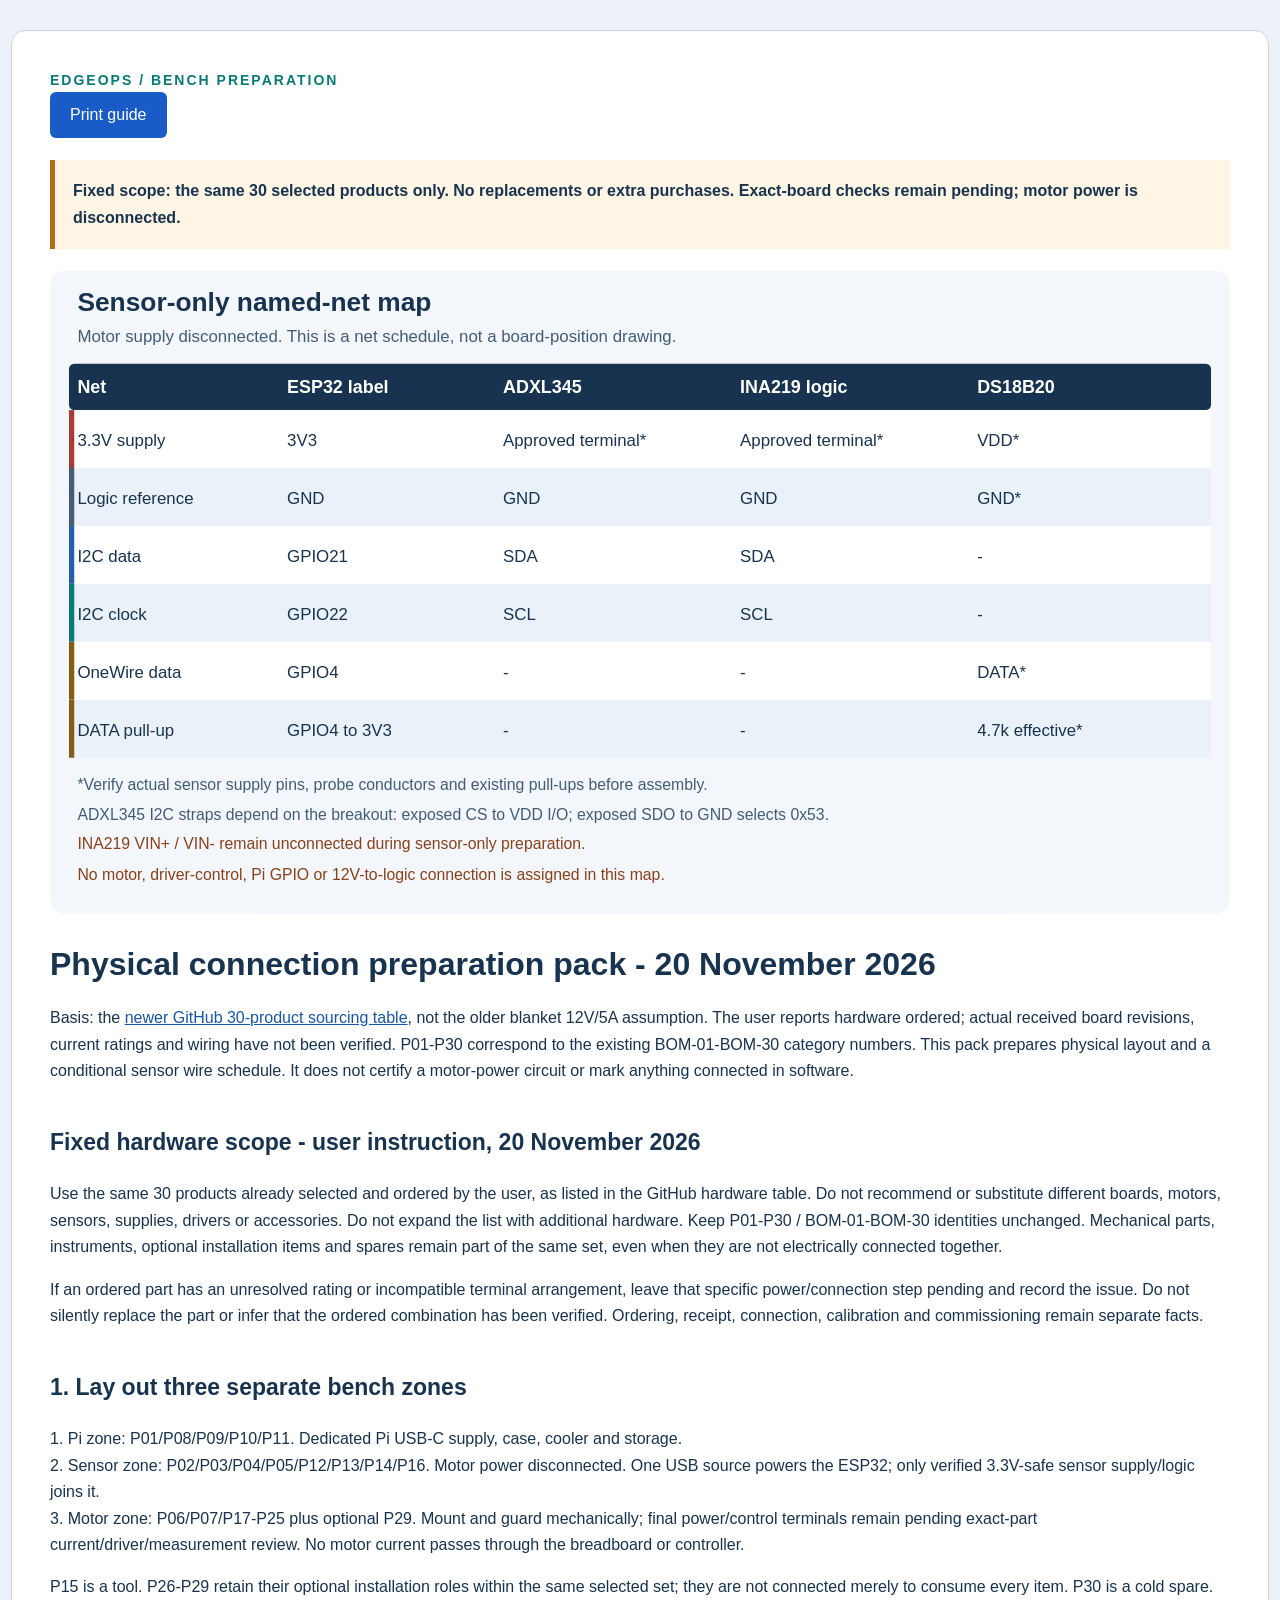
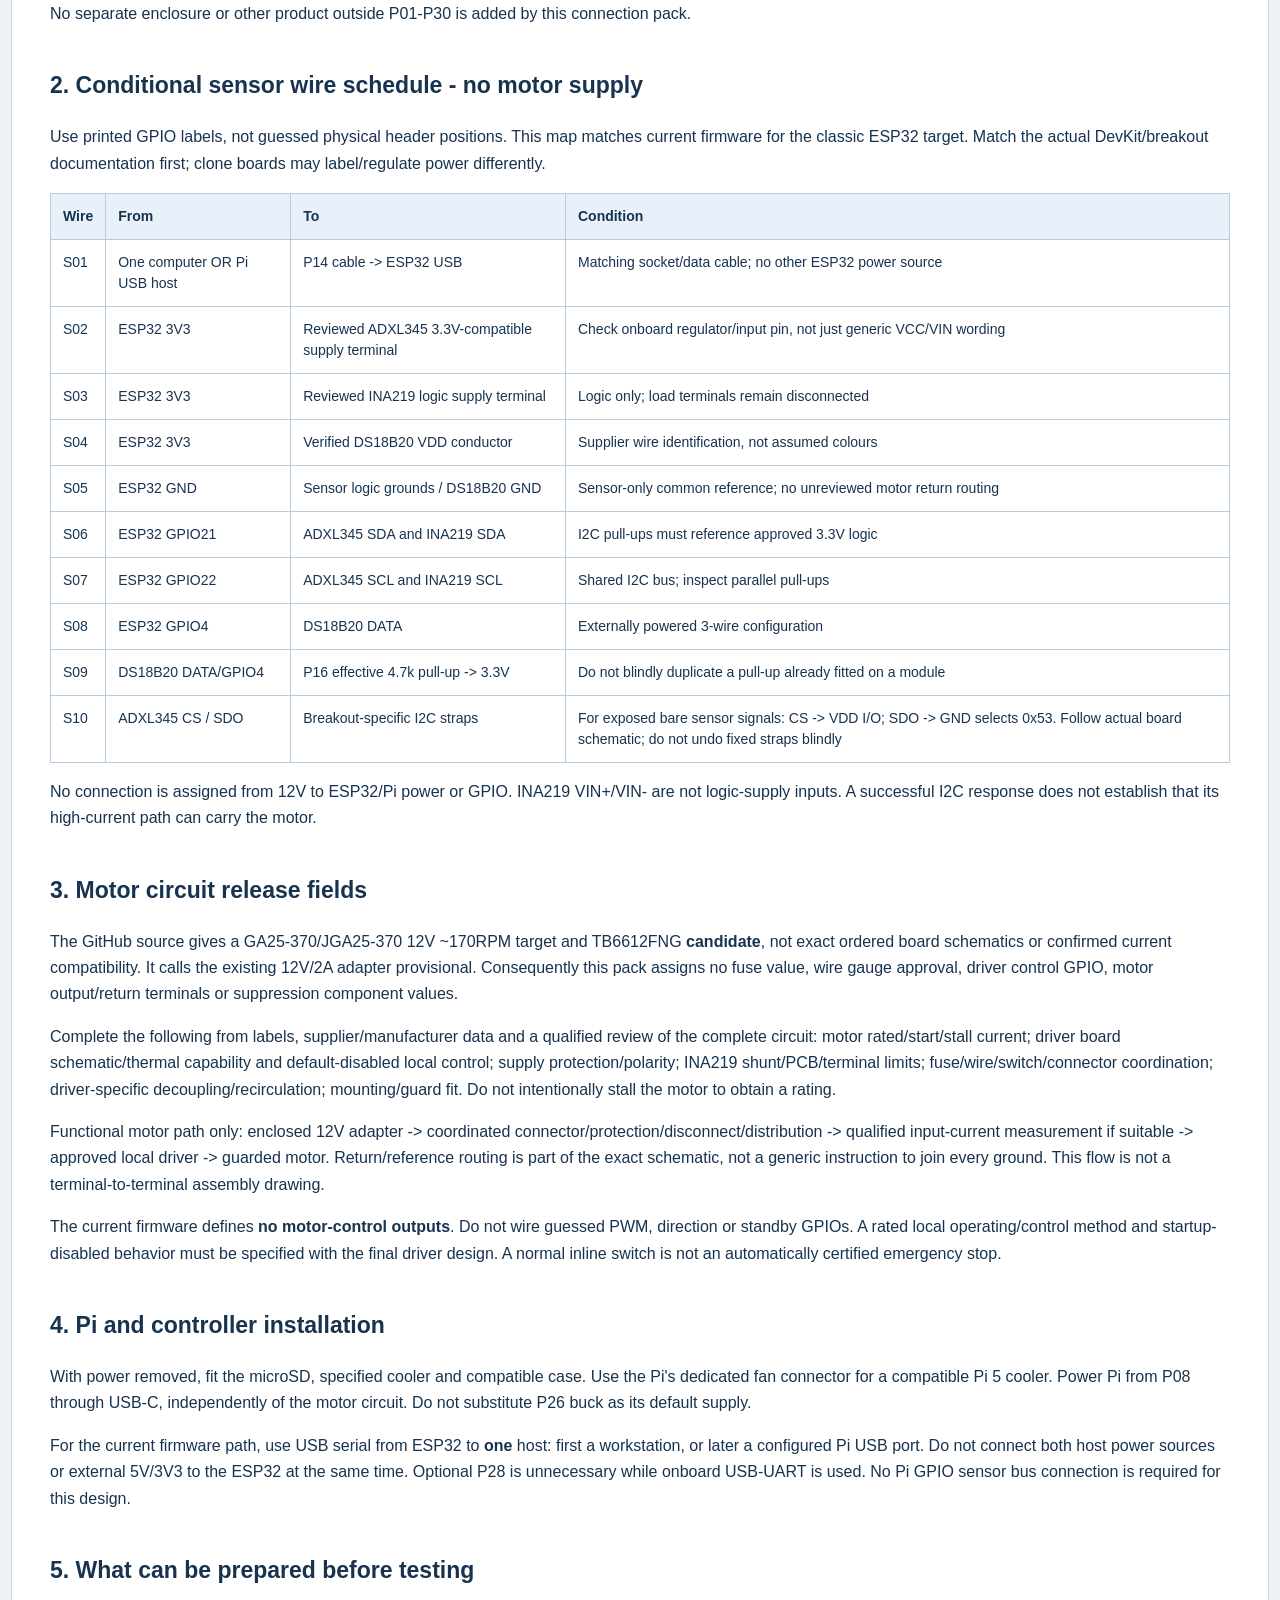
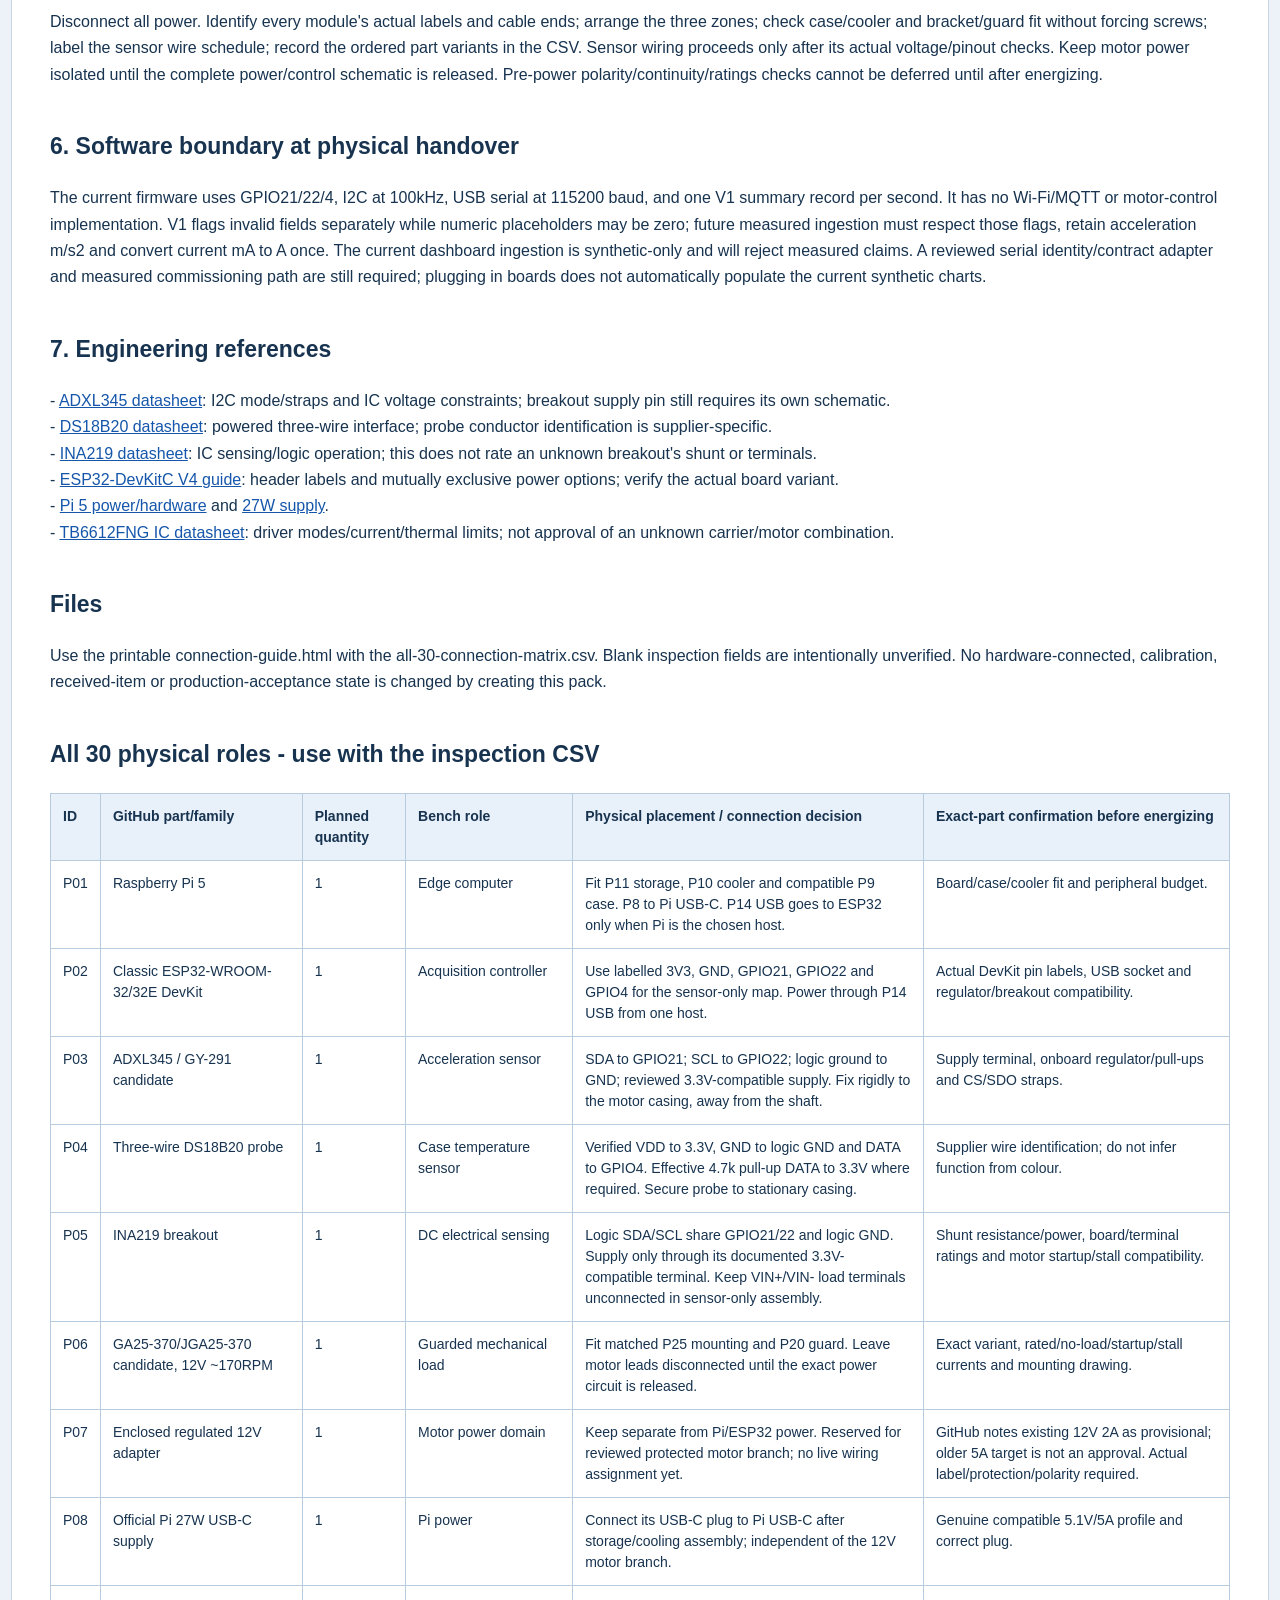
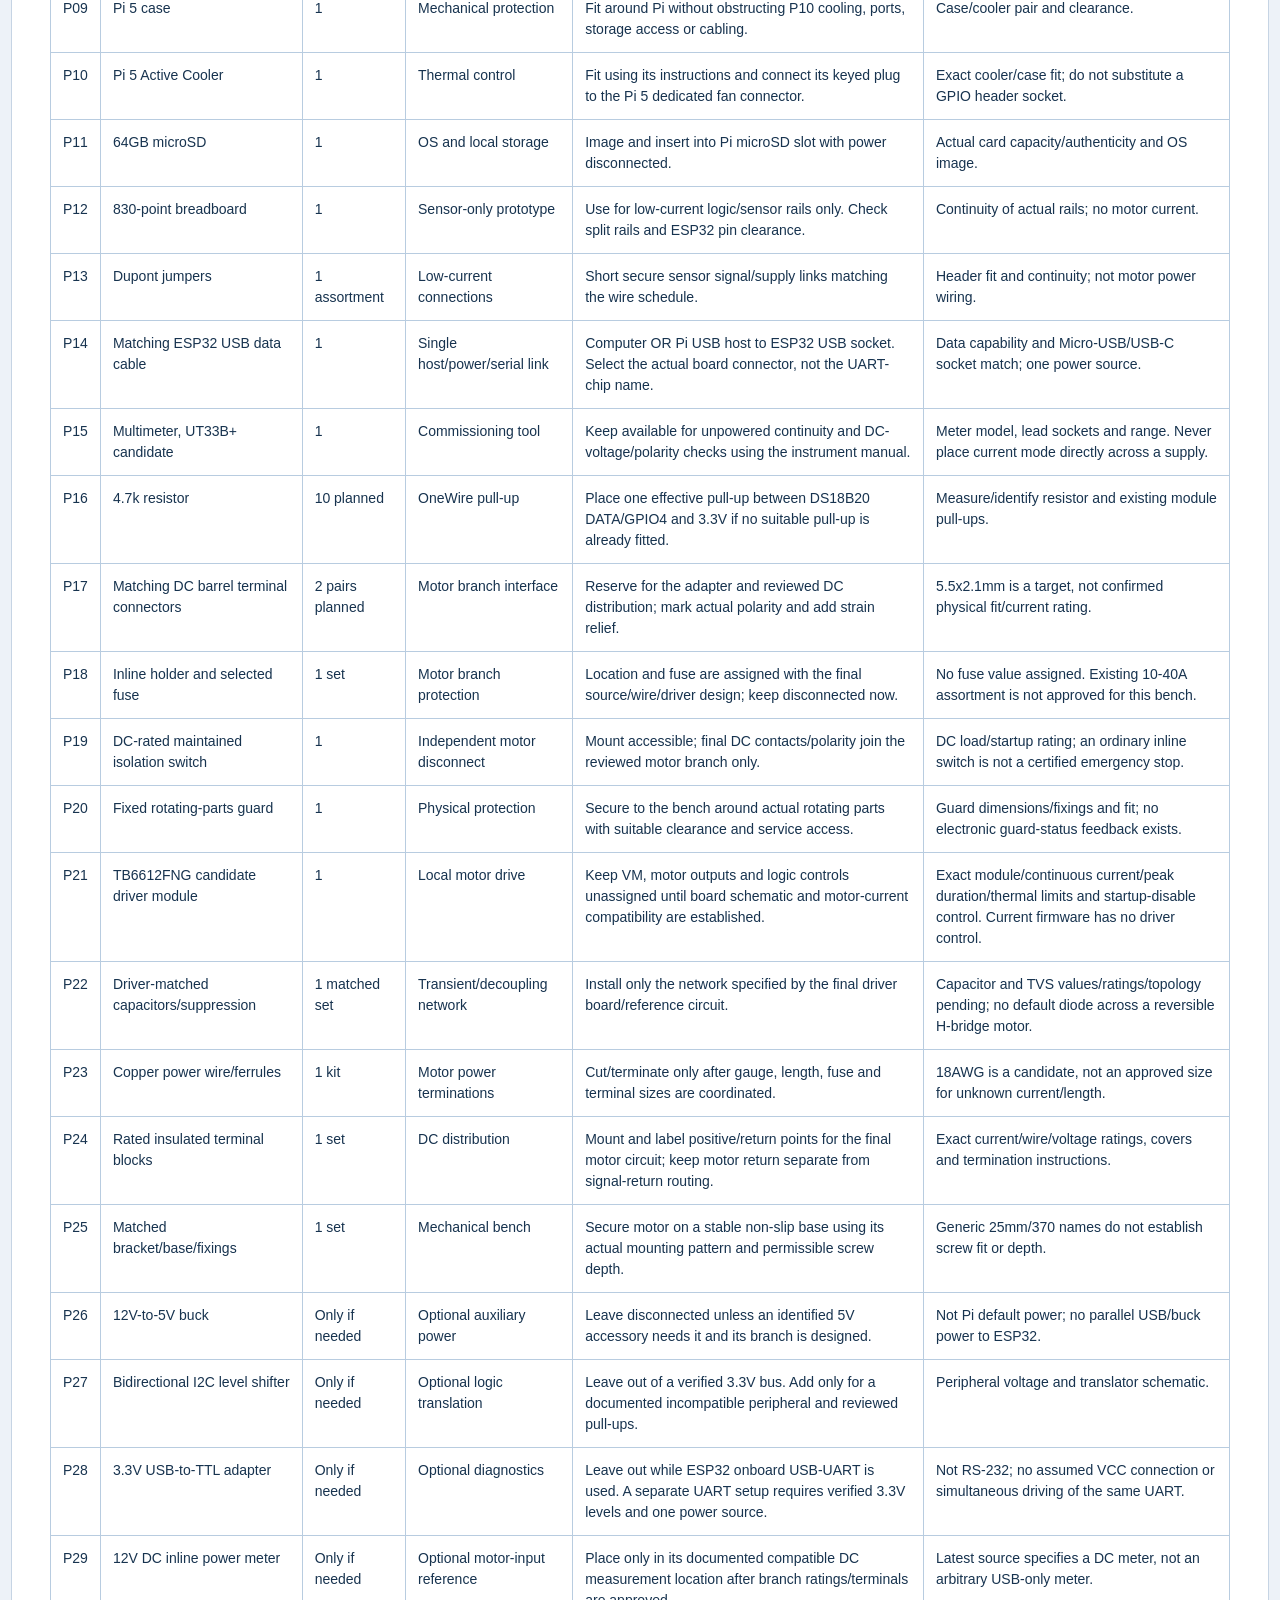
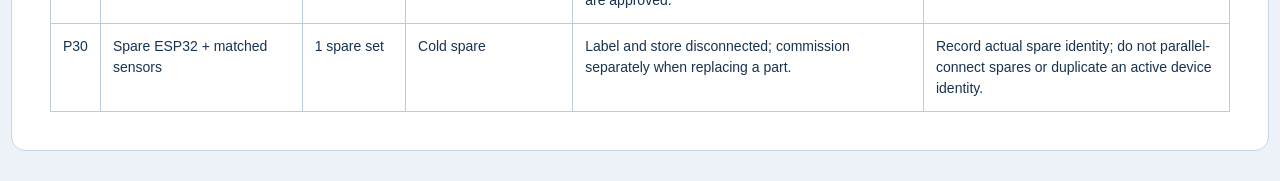
<file: projects/industrial-edge-ai-predictive-maintenance/phase-01-hardware/docs/physical-connection-pack/connection-guide.html>
<!doctype html><html lang="en"><meta charset="utf-8"><meta name="viewport" content="width=device-width,initial-scale=1"><title>EDGEOPS physical connection preparation pack</title><style>body{margin:0;background:#edf2f8;color:#17334f;font:16px/1.65 'Segoe UI',Arial,sans-serif}.shell{max-width:1180px;margin:30px auto;background:white;padding:38px;border:1px solid #c6d4e4;border-radius:14px}h1{font-size:32px;line-height:1.25}h2{margin-top:40px;font-size:23px}p{white-space:normal}a{color:#1556aa}svg{width:100%;height:auto}table{border-collapse:collapse;width:100%;font-size:14px;line-height:1.5}th,td{border:1px solid #b8cce0;padding:12px;vertical-align:top;text-align:left}th{background:#e8f0fa}.scroll{overflow:auto}.notice{border-left:5px solid #b46d17;padding:18px;background:#fff5e4;margin:22px 0;font-weight:600}.brand{font-size:14px;color:#087b78;font-weight:700;letter-spacing:2px}button{padding:10px 20px;background:#195bc7;border:0;border-radius:6px;color:white;font:inherit;cursor:pointer}@media print{body{background:white}.shell{margin:0;border:0;padding:0;max-width:none}button{display:none}h2{break-after:avoid}tr,svg{break-inside:avoid}table{font-size:10px}th,td{padding:6px}.scroll{overflow:visible}a{color:inherit}}</style><div class="shell"><div class="brand">EDGEOPS / BENCH PREPARATION</div><button onclick="window.print()">Print guide</button><div class="notice">Fixed scope: the same 30 selected products only. No replacements or extra purchases. Exact-board checks remain pending; motor power is disconnected.</div><svg xmlns="http://www.w3.org/2000/svg" width="1120" height="610" viewBox="0 0 1120 610" role="img" aria-labelledby="title desc"><title id="title">Conditional sensor-only named-net map</title><desc id="desc">Named connection schedule for classic ESP32 GPIO21 SDA, GPIO22 SCL and GPIO4 OneWire. Motor power disconnected; actual module supply terminals must be identified first.</desc><rect width="1120" height="610" rx="14" fill="#f3f7fc"/><g font-family="Segoe UI,Arial,sans-serif"><text x="26" y="38" font-size="25" font-weight="700" fill="#17334f">Sensor-only named-net map</text><text x="26" y="67" font-size="16" fill="#435c76">Motor supply disconnected. This is a net schedule, not a board-position drawing.</text><rect x="18" y="88" width="1084" height="44" rx="5" fill="#17334f"/><text x="26" y="116" font-size="17" font-weight="700" fill="white">Net</text><text x="225" y="116" font-size="17" font-weight="700" fill="white">ESP32 label</text><text x="430" y="116" font-size="17" font-weight="700" fill="white">ADXL345</text><text x="655" y="116" font-size="17" font-weight="700" fill="white">INA219 logic</text><text x="880" y="116" font-size="17" font-weight="700" fill="white">DS18B20</text><rect x="18" y="132" width="1084" height="55" fill="#ffffff"/><rect x="18" y="132" width="5" height="55" fill="#a53c35"/><text x="26" y="166" font-size="16" fill="#17334f">3.3V supply</text><text x="225" y="166" font-size="16" fill="#17334f">3V3</text><text x="430" y="166" font-size="16" fill="#17334f">Approved terminal*</text><text x="655" y="166" font-size="16" fill="#17334f">Approved terminal*</text><text x="880" y="166" font-size="16" fill="#17334f">VDD*</text><rect x="18" y="187" width="1084" height="55" fill="#eaf1f9"/><rect x="18" y="187" width="5" height="55" fill="#475d75"/><text x="26" y="221" font-size="16" fill="#17334f">Logic reference</text><text x="225" y="221" font-size="16" fill="#17334f">GND</text><text x="430" y="221" font-size="16" fill="#17334f">GND</text><text x="655" y="221" font-size="16" fill="#17334f">GND</text><text x="880" y="221" font-size="16" fill="#17334f">GND*</text><rect x="18" y="242" width="1084" height="55" fill="#ffffff"/><rect x="18" y="242" width="5" height="55" fill="#245eae"/><text x="26" y="276" font-size="16" fill="#17334f">I2C data</text><text x="225" y="276" font-size="16" fill="#17334f">GPIO21</text><text x="430" y="276" font-size="16" fill="#17334f">SDA</text><text x="655" y="276" font-size="16" fill="#17334f">SDA</text><text x="880" y="276" font-size="16" fill="#17334f">-</text><rect x="18" y="297" width="1084" height="55" fill="#eaf1f9"/><rect x="18" y="297" width="5" height="55" fill="#087b78"/><text x="26" y="331" font-size="16" fill="#17334f">I2C clock</text><text x="225" y="331" font-size="16" fill="#17334f">GPIO22</text><text x="430" y="331" font-size="16" fill="#17334f">SCL</text><text x="655" y="331" font-size="16" fill="#17334f">SCL</text><text x="880" y="331" font-size="16" fill="#17334f">-</text><rect x="18" y="352" width="1084" height="55" fill="#ffffff"/><rect x="18" y="352" width="5" height="55" fill="#855c14"/><text x="26" y="386" font-size="16" fill="#17334f">OneWire data</text><text x="225" y="386" font-size="16" fill="#17334f">GPIO4</text><text x="430" y="386" font-size="16" fill="#17334f">-</text><text x="655" y="386" font-size="16" fill="#17334f">-</text><text x="880" y="386" font-size="16" fill="#17334f">DATA*</text><rect x="18" y="407" width="1084" height="55" fill="#eaf1f9"/><rect x="18" y="407" width="5" height="55" fill="#855c14"/><text x="26" y="441" font-size="16" fill="#17334f">DATA pull-up</text><text x="225" y="441" font-size="16" fill="#17334f">GPIO4 to 3V3</text><text x="430" y="441" font-size="16" fill="#17334f">-</text><text x="655" y="441" font-size="16" fill="#17334f">-</text><text x="880" y="441" font-size="16" fill="#17334f">4.7k effective*</text><text x="26" y="493" font-size="15" fill="#435c76">*Verify actual sensor supply pins, probe conductors and existing pull-ups before assembly.</text><text x="26" y="521" font-size="15" fill="#435c76">ADXL345 I2C straps depend on the breakout: exposed CS to VDD I/O; exposed SDO to GND selects 0x53.</text><text x="26" y="549" font-size="15" fill="#8b4018">INA219 VIN+ / VIN- remain unconnected during sensor-only preparation.</text><text x="26" y="578" font-size="15" fill="#8b4018">No motor, driver-control, Pi GPIO or 12V-to-logic connection is assigned in this map.</text></g></svg><h1>Physical connection preparation pack - 20 November 2026</h1><p>Basis: the <a href="https://github.com/zenithdevelopers7-source/AI-Edge-Semiconductor-Career-Projects./blob/b2c327be2841b2b2faa9055d8240b1feb4b6e7b0/projects/industrial-edge-ai-predictive-maintenance/HARDWARE_30_PRODUCTS_TEMU_SOURCING.md">newer GitHub 30-product sourcing table</a>, not the older blanket 12V/5A assumption. The user reports hardware ordered; actual received board revisions, current ratings and wiring have not been verified. P01-P30 correspond to the existing BOM-01-BOM-30 category numbers. This pack prepares physical layout and a conditional sensor wire schedule. It does not certify a motor-power circuit or mark anything connected in software.</p><h2>Fixed hardware scope - user instruction, 20 November 2026</h2><p>Use the same 30 products already selected and ordered by the user, as listed in the GitHub hardware table. Do not recommend or substitute different boards, motors, sensors, supplies, drivers or accessories. Do not expand the list with additional hardware. Keep P01-P30 / BOM-01-BOM-30 identities unchanged. Mechanical parts, instruments, optional installation items and spares remain part of the same set, even when they are not electrically connected together.</p><p>If an ordered part has an unresolved rating or incompatible terminal arrangement, leave that specific power/connection step pending and record the issue. Do not silently replace the part or infer that the ordered combination has been verified. Ordering, receipt, connection, calibration and commissioning remain separate facts.</p><h2>1. Lay out three separate bench zones</h2><p>1. Pi zone: P01/P08/P09/P10/P11. Dedicated Pi USB-C supply, case, cooler and storage.<br>2. Sensor zone: P02/P03/P04/P05/P12/P13/P14/P16. Motor power disconnected. One USB source powers the ESP32; only verified 3.3V-safe sensor supply/logic joins it.<br>3. Motor zone: P06/P07/P17-P25 plus optional P29. Mount and guard mechanically; final power/control terminals remain pending exact-part current/driver/measurement review. No motor current passes through the breadboard or controller.</p><p>P15 is a tool. P26-P29 retain their optional installation roles within the same selected set; they are not connected merely to consume every item. P30 is a cold spare. No separate enclosure or other product outside P01-P30 is added by this connection pack.</p><h2>2. Conditional sensor wire schedule - no motor supply</h2><p>Use printed GPIO labels, not guessed physical header positions. This map matches current firmware for the classic ESP32 target. Match the actual DevKit/breakout documentation first; clone boards may label/regulate power differently.</p><div class="scroll"><table><tr><th>Wire</th><th>From</th><th>To</th><th>Condition</th></tr><tr><td>S01</td><td>One computer OR Pi USB host</td><td>P14 cable -&gt; ESP32 USB</td><td>Matching socket/data cable; no other ESP32 power source</td></tr><tr><td>S02</td><td>ESP32 3V3</td><td>Reviewed ADXL345 3.3V-compatible supply terminal</td><td>Check onboard regulator/input pin, not just generic VCC/VIN wording</td></tr><tr><td>S03</td><td>ESP32 3V3</td><td>Reviewed INA219 logic supply terminal</td><td>Logic only; load terminals remain disconnected</td></tr><tr><td>S04</td><td>ESP32 3V3</td><td>Verified DS18B20 VDD conductor</td><td>Supplier wire identification, not assumed colours</td></tr><tr><td>S05</td><td>ESP32 GND</td><td>Sensor logic grounds / DS18B20 GND</td><td>Sensor-only common reference; no unreviewed motor return routing</td></tr><tr><td>S06</td><td>ESP32 GPIO21</td><td>ADXL345 SDA and INA219 SDA</td><td>I2C pull-ups must reference approved 3.3V logic</td></tr><tr><td>S07</td><td>ESP32 GPIO22</td><td>ADXL345 SCL and INA219 SCL</td><td>Shared I2C bus; inspect parallel pull-ups</td></tr><tr><td>S08</td><td>ESP32 GPIO4</td><td>DS18B20 DATA</td><td>Externally powered 3-wire configuration</td></tr><tr><td>S09</td><td>DS18B20 DATA/GPIO4</td><td>P16 effective 4.7k pull-up -&gt; 3.3V</td><td>Do not blindly duplicate a pull-up already fitted on a module</td></tr><tr><td>S10</td><td>ADXL345 CS / SDO</td><td>Breakout-specific I2C straps</td><td>For exposed bare sensor signals: CS -&gt; VDD I/O; SDO -&gt; GND selects 0x53. Follow actual board schematic; do not undo fixed straps blindly</td></tr></table></div><p>No connection is assigned from 12V to ESP32/Pi power or GPIO. INA219 VIN+/VIN- are not logic-supply inputs. A successful I2C response does not establish that its high-current path can carry the motor.</p><h2>3. Motor circuit release fields</h2><p>The GitHub source gives a GA25-370/JGA25-370 12V ~170RPM target and TB6612FNG <strong>candidate</strong>, not exact ordered board schematics or confirmed current compatibility. It calls the existing 12V/2A adapter provisional. Consequently this pack assigns no fuse value, wire gauge approval, driver control GPIO, motor output/return terminals or suppression component values.</p><p>Complete the following from labels, supplier/manufacturer data and a qualified review of the complete circuit: motor rated/start/stall current; driver board schematic/thermal capability and default-disabled local control; supply protection/polarity; INA219 shunt/PCB/terminal limits; fuse/wire/switch/connector coordination; driver-specific decoupling/recirculation; mounting/guard fit. Do not intentionally stall the motor to obtain a rating.</p><p>Functional motor path only: enclosed 12V adapter -&gt; coordinated connector/protection/disconnect/distribution -&gt; qualified input-current measurement if suitable -&gt; approved local driver -&gt; guarded motor. Return/reference routing is part of the exact schematic, not a generic instruction to join every ground. This flow is not a terminal-to-terminal assembly drawing.</p><p>The current firmware defines <strong>no motor-control outputs</strong>. Do not wire guessed PWM, direction or standby GPIOs. A rated local operating/control method and startup-disabled behavior must be specified with the final driver design. A normal inline switch is not an automatically certified emergency stop.</p><h2>4. Pi and controller installation</h2><p>With power removed, fit the microSD, specified cooler and compatible case. Use the Pi&#x27;s dedicated fan connector for a compatible Pi 5 cooler. Power Pi from P08 through USB-C, independently of the motor circuit. Do not substitute P26 buck as its default supply.</p><p>For the current firmware path, use USB serial from ESP32 to <strong>one</strong> host: first a workstation, or later a configured Pi USB port. Do not connect both host power sources or external 5V/3V3 to the ESP32 at the same time. Optional P28 is unnecessary while onboard USB-UART is used. No Pi GPIO sensor bus connection is required for this design.</p><h2>5. What can be prepared before testing</h2><p>Disconnect all power. Identify every module&#x27;s actual labels and cable ends; arrange the three zones; check case/cooler and bracket/guard fit without forcing screws; label the sensor wire schedule; record the ordered part variants in the CSV. Sensor wiring proceeds only after its actual voltage/pinout checks. Keep motor power isolated until the complete power/control schematic is released. Pre-power polarity/continuity/ratings checks cannot be deferred until after energizing.</p><h2>6. Software boundary at physical handover</h2><p>The current firmware uses GPIO21/22/4, I2C at 100kHz, USB serial at 115200 baud, and one V1 summary record per second. It has no Wi-Fi/MQTT or motor-control implementation. V1 flags invalid fields separately while numeric placeholders may be zero; future measured ingestion must respect those flags, retain acceleration m/s2 and convert current mA to A once. The current dashboard ingestion is synthetic-only and will reject measured claims. A reviewed serial identity/contract adapter and measured commissioning path are still required; plugging in boards does not automatically populate the current synthetic charts.</p><h2>7. Engineering references</h2><p>- <a href="https://www.analog.com/media/en/technical-documentation/data-sheets/adxl345.pdf">ADXL345 datasheet</a>: I2C mode/straps and IC voltage constraints; breakout supply pin still requires its own schematic.<br>- <a href="https://www.analog.com/media/en/technical-documentation/data-sheets/DS18B20.pdf">DS18B20 datasheet</a>: powered three-wire interface; probe conductor identification is supplier-specific.<br>- <a href="https://www.ti.com/lit/ds/symlink/ina219.pdf">INA219 datasheet</a>: IC sensing/logic operation; this does not rate an unknown breakout&#x27;s shunt or terminals.<br>- <a href="https://docs.espressif.com/projects/esp-dev-kits/en/latest/esp32/esp32-devkitc/user_guide.html">ESP32-DevKitC V4 guide</a>: header labels and mutually exclusive power options; verify the actual board variant.<br>- <a href="https://www.raspberrypi.com/documentation/computers/raspberry-pi.html">Pi 5 power/hardware</a> and <a href="https://www.raspberrypi.com/products/27w-power-supply/">27W supply</a>.<br>- <a href="https://toshiba.semicon-storage.com/info/docget.jsp?did=10660&amp;prodName=TB6612FNG">TB6612FNG IC datasheet</a>: driver modes/current/thermal limits; not approval of an unknown carrier/motor combination.</p><h2>Files</h2><p>Use the printable connection-guide.html with the all-30-connection-matrix.csv. Blank inspection fields are intentionally unverified. No hardware-connected, calibration, received-item or production-acceptance state is changed by creating this pack.<br></p><h2>All 30 physical roles - use with the inspection CSV</h2><div class="scroll"><table><tr><th>ID</th><th>GitHub part/family</th><th>Planned quantity</th><th>Bench role</th><th>Physical placement / connection decision</th><th>Exact-part confirmation before energizing</th></tr><tr><td>P01</td><td>Raspberry Pi 5</td><td>1</td><td>Edge computer</td><td>Fit P11 storage, P10 cooler and compatible P9 case. P8 to Pi USB-C. P14 USB goes to ESP32 only when Pi is the chosen host.</td><td>Board/case/cooler fit and peripheral budget.</td></tr><tr><td>P02</td><td>Classic ESP32-WROOM-32/32E DevKit</td><td>1</td><td>Acquisition controller</td><td>Use labelled 3V3, GND, GPIO21, GPIO22 and GPIO4 for the sensor-only map. Power through P14 USB from one host.</td><td>Actual DevKit pin labels, USB socket and regulator/breakout compatibility.</td></tr><tr><td>P03</td><td>ADXL345 / GY-291 candidate</td><td>1</td><td>Acceleration sensor</td><td>SDA to GPIO21; SCL to GPIO22; logic ground to GND; reviewed 3.3V-compatible supply. Fix rigidly to the motor casing, away from the shaft.</td><td>Supply terminal, onboard regulator/pull-ups and CS/SDO straps.</td></tr><tr><td>P04</td><td>Three-wire DS18B20 probe</td><td>1</td><td>Case temperature sensor</td><td>Verified VDD to 3.3V, GND to logic GND and DATA to GPIO4. Effective 4.7k pull-up DATA to 3.3V where required. Secure probe to stationary casing.</td><td>Supplier wire identification; do not infer function from colour.</td></tr><tr><td>P05</td><td>INA219 breakout</td><td>1</td><td>DC electrical sensing</td><td>Logic SDA/SCL share GPIO21/22 and logic GND. Supply only through its documented 3.3V-compatible terminal. Keep VIN+/VIN- load terminals unconnected in sensor-only assembly.</td><td>Shunt resistance/power, board/terminal ratings and motor startup/stall compatibility.</td></tr><tr><td>P06</td><td>GA25-370/JGA25-370 candidate, 12V ~170RPM</td><td>1</td><td>Guarded mechanical load</td><td>Fit matched P25 mounting and P20 guard. Leave motor leads disconnected until the exact power circuit is released.</td><td>Exact variant, rated/no-load/startup/stall currents and mounting drawing.</td></tr><tr><td>P07</td><td>Enclosed regulated 12V adapter</td><td>1</td><td>Motor power domain</td><td>Keep separate from Pi/ESP32 power. Reserved for reviewed protected motor branch; no live wiring assignment yet.</td><td>GitHub notes existing 12V 2A as provisional; older 5A target is not an approval. Actual label/protection/polarity required.</td></tr><tr><td>P08</td><td>Official Pi 27W USB-C supply</td><td>1</td><td>Pi power</td><td>Connect its USB-C plug to Pi USB-C after storage/cooling assembly; independent of the 12V motor branch.</td><td>Genuine compatible 5.1V/5A profile and correct plug.</td></tr><tr><td>P09</td><td>Pi 5 case</td><td>1</td><td>Mechanical protection</td><td>Fit around Pi without obstructing P10 cooling, ports, storage access or cabling.</td><td>Case/cooler pair and clearance.</td></tr><tr><td>P10</td><td>Pi 5 Active Cooler</td><td>1</td><td>Thermal control</td><td>Fit using its instructions and connect its keyed plug to the Pi 5 dedicated fan connector.</td><td>Exact cooler/case fit; do not substitute a GPIO header socket.</td></tr><tr><td>P11</td><td>64GB microSD</td><td>1</td><td>OS and local storage</td><td>Image and insert into Pi microSD slot with power disconnected.</td><td>Actual card capacity/authenticity and OS image.</td></tr><tr><td>P12</td><td>830-point breadboard</td><td>1</td><td>Sensor-only prototype</td><td>Use for low-current logic/sensor rails only. Check split rails and ESP32 pin clearance.</td><td>Continuity of actual rails; no motor current.</td></tr><tr><td>P13</td><td>Dupont jumpers</td><td>1 assortment</td><td>Low-current connections</td><td>Short secure sensor signal/supply links matching the wire schedule.</td><td>Header fit and continuity; not motor power wiring.</td></tr><tr><td>P14</td><td>Matching ESP32 USB data cable</td><td>1</td><td>Single host/power/serial link</td><td>Computer OR Pi USB host to ESP32 USB socket. Select the actual board connector, not the UART-chip name.</td><td>Data capability and Micro-USB/USB-C socket match; one power source.</td></tr><tr><td>P15</td><td>Multimeter, UT33B+ candidate</td><td>1</td><td>Commissioning tool</td><td>Keep available for unpowered continuity and DC-voltage/polarity checks using the instrument manual.</td><td>Meter model, lead sockets and range. Never place current mode directly across a supply.</td></tr><tr><td>P16</td><td>4.7k resistor</td><td>10 planned</td><td>OneWire pull-up</td><td>Place one effective pull-up between DS18B20 DATA/GPIO4 and 3.3V if no suitable pull-up is already fitted.</td><td>Measure/identify resistor and existing module pull-ups.</td></tr><tr><td>P17</td><td>Matching DC barrel terminal connectors</td><td>2 pairs planned</td><td>Motor branch interface</td><td>Reserve for the adapter and reviewed DC distribution; mark actual polarity and add strain relief.</td><td>5.5x2.1mm is a target, not confirmed physical fit/current rating.</td></tr><tr><td>P18</td><td>Inline holder and selected fuse</td><td>1 set</td><td>Motor branch protection</td><td>Location and fuse are assigned with the final source/wire/driver design; keep disconnected now.</td><td>No fuse value assigned. Existing 10-40A assortment is not approved for this bench.</td></tr><tr><td>P19</td><td>DC-rated maintained isolation switch</td><td>1</td><td>Independent motor disconnect</td><td>Mount accessible; final DC contacts/polarity join the reviewed motor branch only.</td><td>DC load/startup rating; an ordinary inline switch is not a certified emergency stop.</td></tr><tr><td>P20</td><td>Fixed rotating-parts guard</td><td>1</td><td>Physical protection</td><td>Secure to the bench around actual rotating parts with suitable clearance and service access.</td><td>Guard dimensions/fixings and fit; no electronic guard-status feedback exists.</td></tr><tr><td>P21</td><td>TB6612FNG candidate driver module</td><td>1</td><td>Local motor drive</td><td>Keep VM, motor outputs and logic controls unassigned until board schematic and motor-current compatibility are established.</td><td>Exact module/continuous current/peak duration/thermal limits and startup-disable control. Current firmware has no driver control.</td></tr><tr><td>P22</td><td>Driver-matched capacitors/suppression</td><td>1 matched set</td><td>Transient/decoupling network</td><td>Install only the network specified by the final driver board/reference circuit.</td><td>Capacitor and TVS values/ratings/topology pending; no default diode across a reversible H-bridge motor.</td></tr><tr><td>P23</td><td>Copper power wire/ferrules</td><td>1 kit</td><td>Motor power terminations</td><td>Cut/terminate only after gauge, length, fuse and terminal sizes are coordinated.</td><td>18AWG is a candidate, not an approved size for unknown current/length.</td></tr><tr><td>P24</td><td>Rated insulated terminal blocks</td><td>1 set</td><td>DC distribution</td><td>Mount and label positive/return points for the final motor circuit; keep motor return separate from signal-return routing.</td><td>Exact current/wire/voltage ratings, covers and termination instructions.</td></tr><tr><td>P25</td><td>Matched bracket/base/fixings</td><td>1 set</td><td>Mechanical bench</td><td>Secure motor on a stable non-slip base using its actual mounting pattern and permissible screw depth.</td><td>Generic 25mm/370 names do not establish screw fit or depth.</td></tr><tr><td>P26</td><td>12V-to-5V buck</td><td>Only if needed</td><td>Optional auxiliary power</td><td>Leave disconnected unless an identified 5V accessory needs it and its branch is designed.</td><td>Not Pi default power; no parallel USB/buck power to ESP32.</td></tr><tr><td>P27</td><td>Bidirectional I2C level shifter</td><td>Only if needed</td><td>Optional logic translation</td><td>Leave out of a verified 3.3V bus. Add only for a documented incompatible peripheral and reviewed pull-ups.</td><td>Peripheral voltage and translator schematic.</td></tr><tr><td>P28</td><td>3.3V USB-to-TTL adapter</td><td>Only if needed</td><td>Optional diagnostics</td><td>Leave out while ESP32 onboard USB-UART is used. A separate UART setup requires verified 3.3V levels and one power source.</td><td>Not RS-232; no assumed VCC connection or simultaneous driving of the same UART.</td></tr><tr><td>P29</td><td>12V DC inline power meter</td><td>Only if needed</td><td>Optional motor-input reference</td><td>Place only in its documented compatible DC measurement location after branch ratings/terminals are approved.</td><td>Latest source specifies a DC meter, not an arbitrary USB-only meter.</td></tr><tr><td>P30</td><td>Spare ESP32 + matched sensors</td><td>1 spare set</td><td>Cold spare</td><td>Label and store disconnected; commission separately when replacing a part.</td><td>Record actual spare identity; do not parallel-connect spares or duplicate an active device identity.</td></tr></table></div></div></html>
</file>
